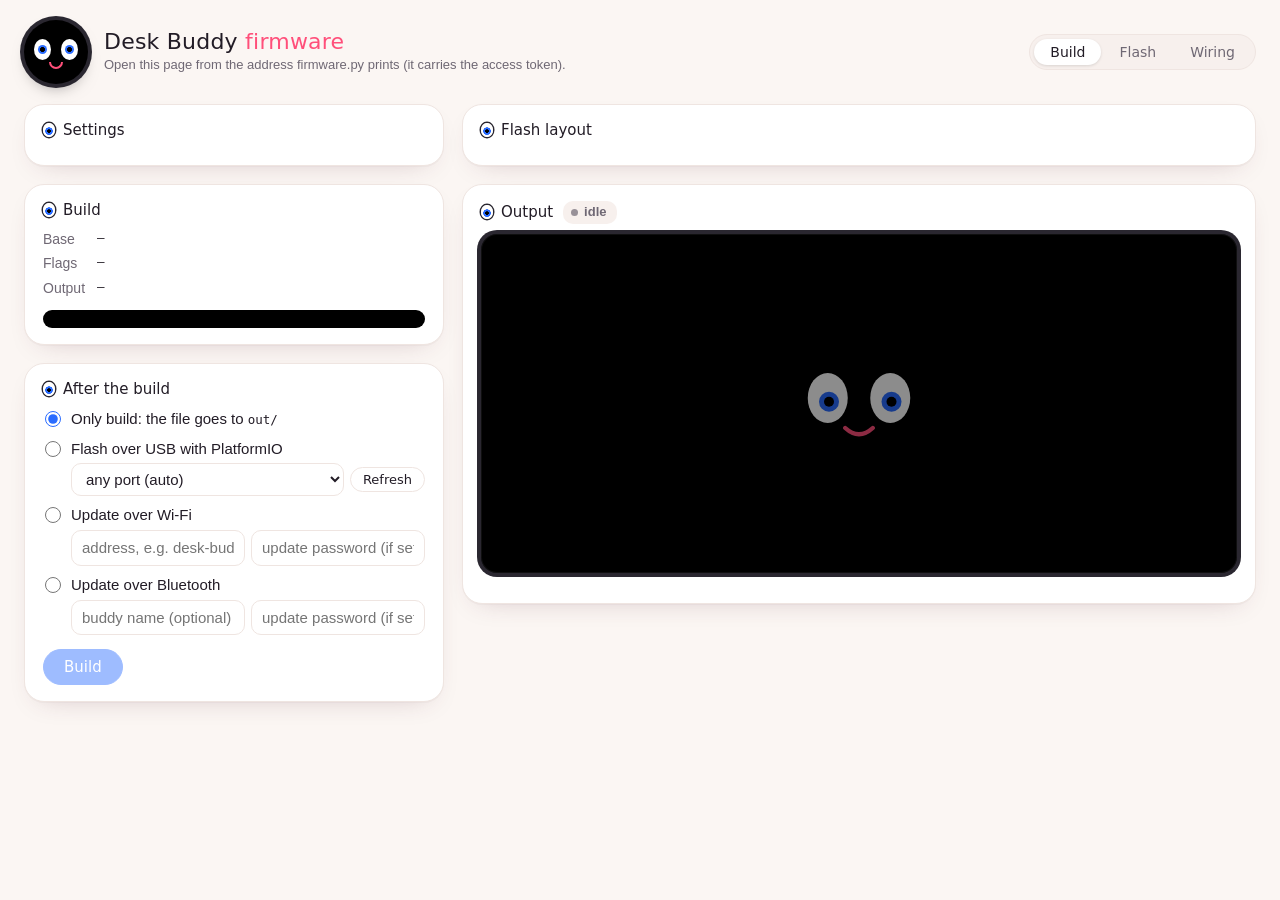
<file: tools/firmware/index.html>
<!doctype html>
<html lang="en">
<head>
<meta charset="utf-8">
<meta name="viewport" content="width=device-width, initial-scale=1">
<title>Desk Buddy firmware</title>
<!-- Build page, served by firmware.py (python3 tools/firmware/firmware.py); the settings come from options.json. -->
<link rel="stylesheet" href="style.css">
</head>
<body>
<header>
  <div class="buddy" aria-hidden="true"><span class="eye"></span><span class="eye"></span><span class="mouth"></span><span class="cheeks"></span></div>
  <div class="title"><h1>Desk Buddy <em>firmware</em></h1><span class="sub" id="sub">loading…</span></div>
  <nav class="tabs"><a href="index.html" class="on">Build</a><a href="flash.html">Flash</a><a href="wiring.html">Wiring</a></nav>
</header>
<main>
  <div>
    <section class="card">
      <h2>Settings</h2>
      <div id="opts"></div>
    </section>
    <section class="card">
      <h2>Build</h2>
      <dl>
        <dt>Base</dt><dd class="mono" id="p-env">–</dd>
        <dt>Flags</dt><dd class="mono" id="p-flags">–</dd>
        <dt>Output</dt><dd class="mono" id="p-out">–</dd>
      </dl>
      <div class="cmd mono" id="p-cmd"></div>
      <div id="p-msgs"></div>
    </section>
    <section class="card">
      <h2>After the build</h2>
      <div class="modes">
        <div class="mode">
          <input type="radio" name="mode" value="none" id="m-none" checked><label for="m-none">Only build: the file goes to <code id="outdir">out/</code></label>
        </div>
        <div class="mode" id="mode-usb">
          <input type="radio" name="mode" value="usb" id="m-usb"><label for="m-usb">Flash over USB with PlatformIO</label>
          <div class="extra"><select id="port" aria-label="USB port"><option value="">any port (auto)</option></select><button class="small" id="refresh" type="button">Refresh</button></div>
        </div>
        <div class="mode" id="mode-ota">
          <input type="radio" name="mode" value="ota" id="m-ota"><label for="m-ota">Update over Wi-Fi</label>
          <div class="extra"><input type="text" id="host" placeholder="address, e.g. desk-buddy.local" aria-label="Buddy address"><input type="password" id="otapw" placeholder="update password (if set)" aria-label="Update password"></div>
        </div>
        <div class="mode" id="mode-ble">
          <input type="radio" name="mode" value="ble" id="m-ble"><label for="m-ble">Update over Bluetooth</label>
          <div class="extra"><input type="text" id="blename" placeholder="buddy name (optional)" aria-label="Buddy Bluetooth name"><input type="password" id="blepw" placeholder="update password (if set)" aria-label="Update password"></div>
        </div>
      </div>
      <div id="u-notes"></div>
      <div class="actions">
        <button class="primary" id="go" type="button" disabled>Build</button>
        <button id="stop" type="button" class="hidden">Stop</button>
      </div>
    </section>
  </div>
  <div>
    <section class="card">
      <h2>Flash layout</h2>
      <div id="layout"></div>
    </section>
    <section class="card logcard">
      <div class="loghead"><h2>Output</h2><span class="status" id="status">idle</span><span class="sub" id="jobname"></span></div>
      <pre id="log"></pre>
      <div class="result" id="result"></div>
    </section>
  </div>
</main>
<script src="partmap.js"></script>
<script>
(() => {
  const $ = id => document.getElementById(id);
  const q = new URLSearchParams(location.search);
  let token = q.get('t') || '';
  try { if (token) sessionStorage.setItem('fwb-token', token); else token = sessionStorage.getItem('fwb-token') || ''; } catch (e) {}
  if (q.get('t')) history.replaceState(null, '', location.pathname);

  const store = {
    get(k, d) { try { const v = localStorage.getItem('fwb-' + k); return v == null ? d : JSON.parse(v); } catch (e) { return d; } },
    set(k, v) { try { localStorage.setItem('fwb-' + k, JSON.stringify(v)); } catch (e) {} },
  };

  async function api(path, body) {
    const r = await fetch(path, {
      method: body === undefined ? 'GET' : 'POST',
      headers: { 'X-Token': token, ...(body === undefined ? {} : { 'Content-Type': 'application/json' }) },
      body: body === undefined ? undefined : JSON.stringify(body),
    });
    const j = await r.json().catch(() => ({}));
    if (!r.ok) throw new Error(j.error || ('HTTP ' + r.status));
    return j;
  }

  let doc = null, values = {}, cur = null, polling = false, since = 0;
  const ctls = {};   // option id -> { o, input, note }

  function el(tag, attrs = {}, ...kids) {
    const e = document.createElement(tag);
    for (const [k, v] of Object.entries(attrs)) {
      if (k === 'class') e.className = v; else if (k === 'text') e.textContent = v;
      else if (k.startsWith('on')) e.addEventListener(k.slice(2), v); else e.setAttribute(k, v);
    }
    for (const k of kids) if (k) e.append(k);
    return e;
  }

  function renderOptions() {
    const box = $('opts');
    box.textContent = '';
    for (const o of doc.options) {
      const id = 'o-' + o.id;
      let ctl;
      if (o.type === 'bool') {
        const inp = el('input', { type: 'checkbox', id, role: 'switch' });
        inp.checked = !!values[o.id];
        inp.disabled = !o.supported;
        inp.addEventListener('change', () => { values[o.id] = inp.checked; changed(); });
        ctl = el('span', { class: 'switch' }, inp, el('span'));
        ctl.input = inp;
      } else if (o.type === 'choice') {
        ctl = el('select', { id });
        for (const c of o.choices) ctl.append(el('option', { value: String(c.value), text: c.label || String(c.value) }));
        ctl.value = String(values[o.id]);
        ctl.disabled = !o.supported;
        ctl.addEventListener('change', () => { values[o.id] = o.choices.find(c => String(c.value) === ctl.value).value; changed(); });
      } else if (o.type === 'number') {
        ctl = el('input', { type: 'number', id, ...(o.min != null ? { min: o.min } : {}), ...(o.max != null ? { max: o.max } : {}) });
        ctl.value = values[o.id];
        ctl.disabled = !o.supported;
        ctl.addEventListener('change', () => { values[o.id] = Number(ctl.value); changed(); });
      }
      const name = el('label', { class: 'name', for: id, text: o.label });
      if (!o.supported) name.append(el('span', { class: 'badge', text: 'needs firmware support' }));
      const note = el('span', { class: 'badge hidden' });
      name.append(note);
      ctls[o.id] = { o, input: ctl.input || ctl, note };
      box.append(el('div', { class: 'opt' }, name, ctl, o.help ? el('div', { class: 'help', text: o.help }) : null));
    }
  }

  /* Options another one forces (e.g. "USB serial only" turns Wi-Fi and Bluetooth off):
     show the forced value, greyed out; the user's own choice comes back when it is released. */
  function applyForced() {
    const forced = (cur && cur.forced) || {};
    for (const [id, { o, input, note }] of Object.entries(ctls)) {
      const by = forced[id], v = by ? cur.values[id] : values[id];
      if (o.type === 'bool') input.checked = !!v; else input.value = String(v);
      input.disabled = !o.supported || !!by;
      note.textContent = by ? 'set by ' + by : '';
      note.classList.toggle('hidden', !by);
    }
  }

  /* The flash map for the selected settings; the app's fill is the firmware size of this exact
     build when it has been built (this session's result, or the .json in out/). */
  let lib = null, lastJob = null;
  function renderLayout() {
    if (!cur || !cur.layout) return;
    const r = lastJob && lastJob.name === cur.name && lastJob.result || {};
    const appUsed = (r.flash && r.flash.used) || (cur.last_build && cur.last_build.app_bytes) || 0;
    PartMap.render($('layout'), cur.layout, { appUsed, lib });
  }

  function mode() { return document.querySelector('input[name=mode]:checked').value; }
  function upload() {
    const m = mode();
    if (m === 'usb') return { type: 'usb', port: $('port').value || null };
    if (m === 'ota') return { type: 'ota', host: $('host').value.trim(), password: $('otapw').value };
    if (m === 'ble') return { type: 'ble', name: $('blename').value.trim(), password: $('blepw').value };
    return null;
  }

  let seq = 0;
  async function changed() {
    store.set('values', values);
    store.set('mode', mode());
    store.set('host', $('host').value.trim());
    store.set('blename', $('blename').value.trim());
    const mine = ++seq;
    let res;
    try { res = await api('/api/plan', { values, upload: upload() }); } catch (e) { res = { errors: [e.message], warnings: [], flags: [] }; }
    if (mine !== seq) return;                    // a newer change is on its way: drop this answer
    cur = res;
    $('p-env').textContent = cur.env || '–';
    $('p-flags').textContent = (cur.flags || []).join(' ') || '(none)';
    $('p-out').textContent = cur.name ? doc.out_dir + '/' + cur.name + '.bin' : '–';
    $('p-cmd').textContent = cur.command ? (cur.flags.length ? 'PLATFORMIO_BUILD_FLAGS="' + cur.flags.join(' ') + '" ' : '') + cur.command : '';
    applyForced();
    renderLayout();
    const msgs = $('p-msgs');
    msgs.textContent = '';
    for (const w of cur.warnings || []) msgs.append(el('div', { class: 'msg warn', text: w }));
    for (const e of cur.errors || []) msgs.append(el('div', { class: 'msg err', text: e }));
    // Wi-Fi updates only for Wi-Fi builds
    const ota = !!cur.wifi_build;
    $('mode-ota').classList.toggle('disabled', !ota);
    $('m-ota').disabled = !ota;
    // Bluetooth updates only for builds that have them (the buddy must already run such a build)
    const ble = !!cur.ble_update_build;
    $('mode-ble').classList.toggle('disabled', !ble);
    $('m-ble').disabled = !ble;
    if (!ble && mode() === 'ble') { document.querySelector('input[name=mode][value=none]').checked = true; }
    if (!ota && mode() === 'ota') { document.querySelector('input[name=mode][value=none]').checked = true; }
    const notes = $('u-notes');
    notes.textContent = '';
    if (mode() !== 'none') for (const n of cur.upload_notes || []) notes.append(el('div', { class: 'msg note', text: n }));
    updateButtons();
  }

  function updateButtons(running = polling) {
    const m = mode();
    $('go').textContent = m === 'usb' ? 'Build and flash' : m === 'ota' || m === 'ble' ? 'Build and update' : 'Build';
    const bad = !cur || (cur.errors || []).length > 0 || !doc.pio || (m === 'ota' && !$('host').value.trim());
    $('go').disabled = running || bad;
    $('stop').classList.toggle('hidden', !running);
  }

  async function loadPorts() {
    const sel = $('port'), keep = sel.value || store.get('port', '');
    $('refresh').disabled = true;
    try {
      const { ports } = await api('/api/ports');
      sel.textContent = '';
      sel.append(el('option', { value: '', text: 'any port (auto)' }));
      for (const p of ports) sel.append(el('option', { value: p.port, text: p.port + (p.description && p.description !== 'n/a' ? '  ' + p.description : '') }));
      if ([...sel.options].some(o => o.value === keep)) sel.value = keep;
      else if (ports.length) sel.value = ports[0].port;
    } catch (e) { /* keep the list */ }
    $('refresh').disabled = false;
  }

  function setStatus(s) { const st = $('status'); st.textContent = s; st.className = 'status ' + s; }

  function kb(n) { return (n / 1024).toFixed(n < 10240 ? 1 : 0) + ' KB'; }
  function bar(label, r) {
    const fill = el('div', { class: 'fill' + (r.pct >= 97 ? ' red' : r.pct >= 90 ? ' amber' : '') });
    fill.style.width = Math.min(100, r.pct) + '%';
    return el('div', { class: 'bar' }, el('span', { text: label }), el('div', { class: 'track' }, fill),
      el('span', { class: 'mono', text: r.pct.toFixed(1) + '%  ' + kb(r.used) + ' / ' + kb(r.total) }));
  }
  function renderResult(j) {
    const box = $('result');
    box.textContent = '';
    const r = j.result || {};
    if (r.flash) box.append(bar('Flash', r.flash));
    if (r.ram) box.append(bar('RAM', r.ram));
    if (r.bin) box.append(el('div', { class: 'msg note' }, 'App: ', el('code', { text: r.bin }), ' (' + kb(r.bytes) + ')'));
    if (r.factory) box.append(el('div', { class: 'msg note' }, 'Full image: ', el('code', { text: r.factory }), ' (' + kb(r.factory_bytes) + ')'));
    if (r.factory && j.status === 'ok' && !r.uploaded)
      box.append(el('div', {}, el('a', { class: 'button', href: 'flash.html?build=' + encodeURIComponent(r.name), text: 'Flash it in this browser' })));
    if (r.uploaded === 'usb') box.append(el('div', { class: 'msg note', text: 'Flashed over USB. The buddy restarts; give it a few seconds.' }));
    if (r.uploaded === 'ota') box.append(el('div', { class: 'msg note', text: 'Sent over Wi-Fi. The buddy installs it and restarts.' }));
    if (r.uploaded === 'ble') box.append(el('div', { class: 'msg note', text: 'Sent over Bluetooth. The buddy installed it and restarts.' }));
  }

  async function poll() {
    if (polling) return;
    polling = true;
    updateButtons(true);
    const log = $('log');
    while (true) {
      let j;
      try { j = await api('/api/job?since=' + since); } catch (e) { await new Promise(r => setTimeout(r, 1000)); continue; }
      if (j.lines.length) {
        const atEnd = log.scrollTop + log.clientHeight >= log.scrollHeight - 30;
        log.append(j.lines.join('\n') + '\n');
        if (atEnd) log.scrollTop = log.scrollHeight;
      }
      since = j.next;
      setStatus(j.status);
      $('jobname').textContent = j.name || '';
      renderResult(j);
      lastJob = j;
      if (j.status !== 'running') { renderLayout(); break; }
      await new Promise(r => setTimeout(r, 400));
    }
    polling = false;
    updateButtons(false);
  }

  $('go').addEventListener('click', async () => {
    if (!cur || cur.errors.length) return;
    $('log').textContent = '';
    $('result').textContent = '';
    since = 0;
    try {
      await api('/api/build', { values, upload: upload() });
      if (mode() === 'usb') store.set('port', $('port').value);
      poll();
    } catch (e) {
      setStatus('failed');
      $('log').textContent = 'error: ' + e.message + '\n';
    }
  });
  $('stop').addEventListener('click', () => api('/api/stop', {}).catch(() => {}));
  $('refresh').addEventListener('click', loadPorts);
  for (const r of document.querySelectorAll('input[name=mode]')) r.addEventListener('change', changed);
  $('host').addEventListener('input', () => { store.set('host', $('host').value.trim()); updateButtons(); });
  $('host').addEventListener('change', changed);

  (async () => {
    if (!token) { $('sub').textContent = 'Open this page from the address firmware.py prints (it carries the access token).'; return; }
    let info;
    try { info = await api('/api/options'); } catch (e) { $('sub').textContent = 'Cannot reach firmware.py: ' + e.message; return; }
    doc = { ...info.doc, out_dir: info.out_dir, pio: info.pio };
    $('outdir').textContent = info.out_dir + '/';
    $('sub').textContent = 'firmware ' + info.version + (info.pio ? '' : ' · PlatformIO (pio) not found: install it to build');
    const saved = store.get('values', {});
    for (const o of doc.options) {
      const v = saved[o.id];
      const ok = o.supported && (o.type === 'bool' ? typeof v === 'boolean'
        : o.type === 'choice' ? o.choices.some(c => c.value === v)
        : typeof v === 'number' && (o.min == null || v >= o.min) && (o.max == null || v <= o.max));
      values[o.id] = ok ? v : o.default;
    }
    $('host').value = store.get('host', '');
    $('blename').value = store.get('blename', '');
    const m = store.get('mode', 'none');
    const r = document.querySelector('input[name=mode][value="' + m + '"]');
    if (r) r.checked = true;
    renderOptions();
    await changed();
    loadPorts();
    lib = await api('/api/library').catch(() => null);
    renderLayout();
    const j = await api('/api/job').catch(() => null);
    if (j && j.status !== 'idle') poll();
  })();
})();
</script>
</body>
</html>
</file>
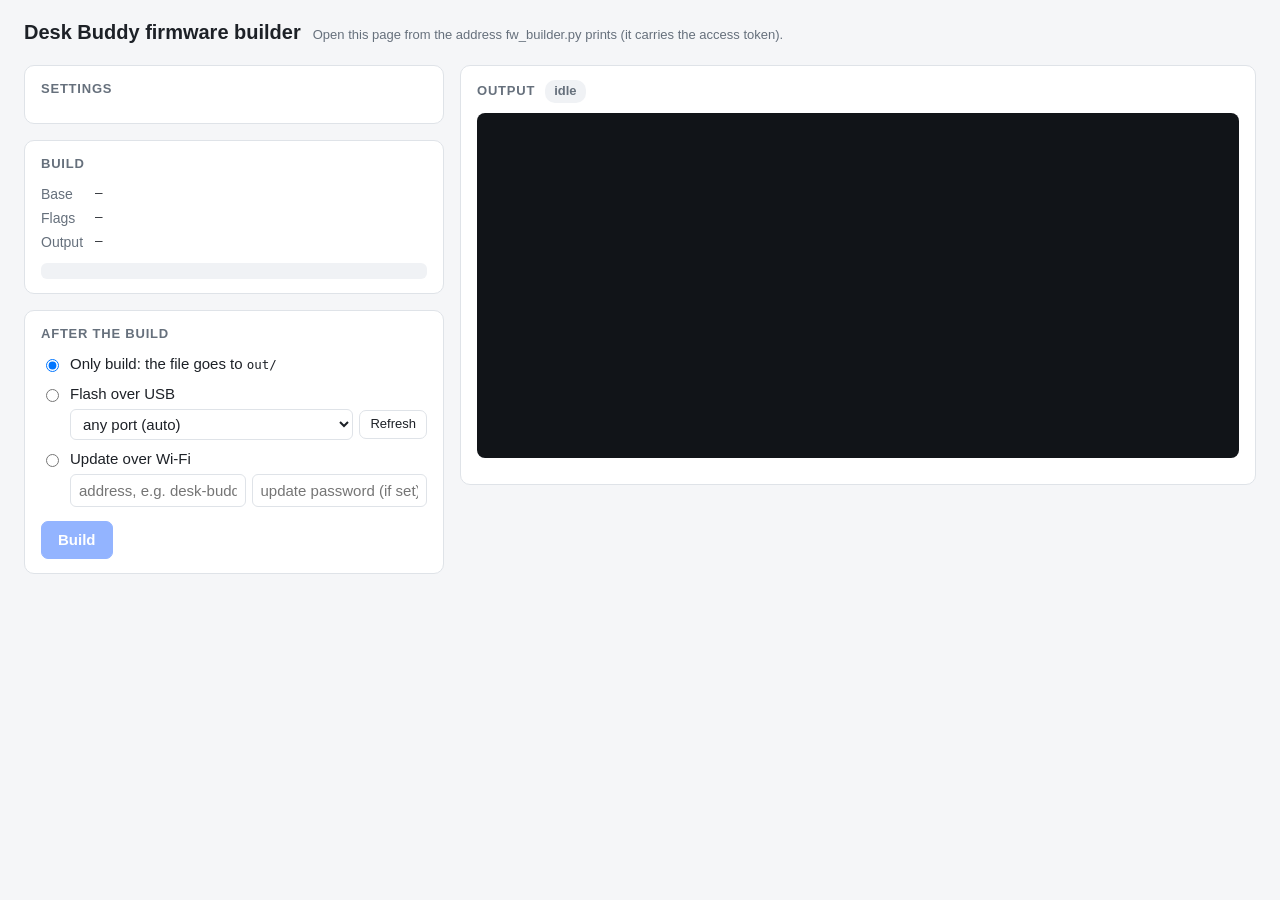
<file: tools/fw_builder/index.html>
<!doctype html>
<html lang="en">
<head>
<meta charset="utf-8">
<meta name="viewport" content="width=device-width, initial-scale=1">
<title>Firmware builder</title>
<!-- Served by fw_builder.py (python3 tools/fw_builder/fw_builder.py); the settings come from options.json. -->
<style>
  :root {
    --bg: #f5f6f8; --card: #ffffff; --ink: #1d2127; --muted: #66707c; --line: #dfe3e8;
    --accent: #2a6cff; --accent-ink: #ffffff; --ok: #1e9e52; --warn: #b26a00; --warn-bg: #fff4de;
    --err: #c62f2f; --err-bg: #fde8e8; --code: #f0f2f5; --log: #111418; --log-ink: #d5dbe2;
    --track: #e6e9ee;
  }
  @media (prefers-color-scheme: dark) {
    :root {
      --bg: #121417; --card: #1b1f24; --ink: #e6e9ed; --muted: #98a2ae; --line: #2c323a;
      --accent: #5b8dff; --accent-ink: #0c1220; --ok: #3ccf7a; --warn: #f0b24a; --warn-bg: #2e2412;
      --err: #ff6b6b; --err-bg: #331919; --code: #23282f; --log: #0b0d10; --log-ink: #cdd4dc;
      --track: #2a3038;
    }
  }
  * { box-sizing: border-box; }
  body { margin: 0; background: var(--bg); color: var(--ink); font: 15px/1.45 -apple-system, BlinkMacSystemFont, "Segoe UI", Roboto, sans-serif; }
  header { padding: 18px 24px 6px; display: flex; align-items: baseline; gap: 12px; flex-wrap: wrap; }
  h1 { font-size: 20px; margin: 0; }
  .sub { color: var(--muted); font-size: 13px; }
  main { display: grid; grid-template-columns: minmax(300px, 420px) 1fr; gap: 16px; padding: 12px 24px 24px; align-items: start; }
  @media (max-width: 860px) { main { grid-template-columns: 1fr; padding: 12px 16px 16px; } header { padding: 16px 16px 4px; } }
  .card { background: var(--card); border: 1px solid var(--line); border-radius: 10px; padding: 14px 16px; }
  .card + .card { margin-top: 16px; }
  h2 { font-size: 13px; text-transform: uppercase; letter-spacing: .06em; color: var(--muted); margin: 0 0 10px; }
  .opt { display: grid; grid-template-columns: 1fr auto; gap: 2px 12px; padding: 10px 0; border-top: 1px solid var(--line); }
  .opt:first-of-type { border-top: 0; padding-top: 2px; }
  .opt label.name { font-weight: 600; }
  .opt .help { grid-column: 1 / -1; color: var(--muted); font-size: 13px; }
  .badge { display: inline-block; font-size: 11px; font-weight: 600; padding: 1px 7px; border-radius: 9px; background: var(--warn-bg); color: var(--warn); margin-left: 6px; vertical-align: 1px; }
  .switch { position: relative; width: 44px; height: 26px; }
  .switch input { opacity: 0; width: 100%; height: 100%; margin: 0; position: absolute; cursor: pointer; z-index: 1; }
  .switch span { position: absolute; inset: 0; border-radius: 13px; background: var(--track); transition: background .15s; }
  .switch span::after { content: ""; position: absolute; top: 3px; left: 3px; width: 20px; height: 20px; border-radius: 50%; background: #fff; box-shadow: 0 1px 2px rgba(0,0,0,.3); transition: transform .15s; }
  .switch input:checked + span { background: var(--accent); }
  .switch input:checked + span::after { transform: translateX(18px); }
  .switch input:disabled { cursor: not-allowed; }
  .switch input:disabled + span { opacity: .45; }
  .switch input:focus-visible + span { outline: 2px solid var(--accent); outline-offset: 2px; }
  select, input[type=text], input[type=password], input[type=number] { font: inherit; color: var(--ink); background: var(--card); border: 1px solid var(--line); border-radius: 6px; padding: 5px 8px; min-width: 0; }
  dl { display: grid; grid-template-columns: auto 1fr; gap: 4px 12px; margin: 0; font-size: 14px; }
  dt { color: var(--muted); }
  dd { margin: 0; overflow-wrap: anywhere; }
  code, .mono { font-family: ui-monospace, SFMono-Regular, Menlo, monospace; font-size: 12.5px; }
  .cmd { background: var(--code); border-radius: 6px; padding: 8px 10px; margin-top: 10px; white-space: pre-wrap; overflow-wrap: anywhere; }
  .msg { border-radius: 6px; padding: 7px 10px; margin-top: 8px; font-size: 13.5px; }
  .msg.warn { background: var(--warn-bg); color: var(--warn); }
  .msg.err { background: var(--err-bg); color: var(--err); }
  .msg.note { background: var(--code); color: var(--muted); }
  .modes { display: grid; gap: 8px; }
  .mode { display: grid; grid-template-columns: auto 1fr; gap: 4px 8px; align-items: center; }
  .mode .extra { grid-column: 2; display: flex; gap: 6px; flex-wrap: wrap; align-items: center; }
  .mode .extra select { flex: 1 1 200px; }
  .mode .extra input { flex: 1 1 140px; }
  .mode.disabled { opacity: .5; }
  .actions { display: flex; gap: 8px; margin-top: 14px; flex-wrap: wrap; align-items: center; }
  button { font: inherit; font-weight: 600; border-radius: 7px; padding: 7px 16px; border: 1px solid var(--line); background: var(--card); color: var(--ink); cursor: pointer; }
  button.primary { background: var(--accent); border-color: var(--accent); color: var(--accent-ink); }
  button:disabled { opacity: .5; cursor: not-allowed; }
  button.small { padding: 4px 10px; font-weight: 500; font-size: 13px; }
  .status { font-size: 13px; font-weight: 600; padding: 2px 9px; border-radius: 10px; background: var(--code); color: var(--muted); }
  .status.running { color: var(--accent); }
  .status.ok { color: var(--ok); }
  .status.failed, .status.stopped { color: var(--err); }
  .logcard { display: flex; flex-direction: column; min-height: 420px; }
  .loghead { display: flex; align-items: center; gap: 10px; margin-bottom: 10px; flex-wrap: wrap; }
  .loghead h2 { margin: 0; }
  pre#log { flex: 1; margin: 0; background: var(--log); color: var(--log-ink); border-radius: 8px; padding: 10px 12px; font: 12px/1.45 ui-monospace, SFMono-Regular, Menlo, monospace; overflow: auto; white-space: pre-wrap; overflow-wrap: anywhere; min-height: 320px; max-height: 62vh; }
  .result { display: grid; gap: 8px; margin-top: 12px; }
  .bar { display: grid; grid-template-columns: 52px 1fr auto; gap: 10px; align-items: center; font-size: 13px; }
  .bar .track { height: 10px; border-radius: 5px; background: var(--track); overflow: hidden; }
  .bar .fill { height: 100%; border-radius: 5px; background: var(--ok); }
  .bar .fill.amber { background: var(--warn); }
  .bar .fill.red { background: var(--err); }
  .hidden { display: none !important; }
</style>
</head>
<body>
<header>
  <h1>Desk Buddy firmware builder</h1>
  <span class="sub" id="sub">loading…</span>
</header>
<main>
  <div>
    <section class="card">
      <h2>Settings</h2>
      <div id="opts"></div>
    </section>
    <section class="card">
      <h2>Build</h2>
      <dl>
        <dt>Base</dt><dd class="mono" id="p-env">–</dd>
        <dt>Flags</dt><dd class="mono" id="p-flags">–</dd>
        <dt>Output</dt><dd class="mono" id="p-out">–</dd>
      </dl>
      <div class="cmd mono" id="p-cmd"></div>
      <div id="p-msgs"></div>
    </section>
    <section class="card">
      <h2>After the build</h2>
      <div class="modes">
        <div class="mode">
          <input type="radio" name="mode" value="none" id="m-none" checked><label for="m-none">Only build: the file goes to <code id="outdir">out/</code></label>
        </div>
        <div class="mode" id="mode-usb">
          <input type="radio" name="mode" value="usb" id="m-usb"><label for="m-usb">Flash over USB</label>
          <div class="extra"><select id="port" aria-label="USB port"><option value="">any port (auto)</option></select><button class="small" id="refresh" type="button">Refresh</button></div>
        </div>
        <div class="mode" id="mode-ota">
          <input type="radio" name="mode" value="ota" id="m-ota"><label for="m-ota">Update over Wi-Fi</label>
          <div class="extra"><input type="text" id="host" placeholder="address, e.g. desk-buddy.local" aria-label="Buddy address"><input type="password" id="otapw" placeholder="update password (if set)" aria-label="Update password"></div>
        </div>
      </div>
      <div id="u-notes"></div>
      <div class="actions">
        <button class="primary" id="go" type="button" disabled>Build</button>
        <button id="stop" type="button" class="hidden">Stop</button>
      </div>
    </section>
  </div>
  <section class="card logcard">
    <div class="loghead"><h2>Output</h2><span class="status" id="status">idle</span><span class="sub" id="jobname"></span></div>
    <pre id="log"></pre>
    <div class="result" id="result"></div>
  </section>
</main>
<script>
(() => {
  const $ = id => document.getElementById(id);
  const q = new URLSearchParams(location.search);
  let token = q.get('t') || '';
  try { if (token) sessionStorage.setItem('fwb-token', token); else token = sessionStorage.getItem('fwb-token') || ''; } catch (e) {}
  if (q.get('t')) history.replaceState(null, '', location.pathname);

  const store = {
    get(k, d) { try { const v = localStorage.getItem('fwb-' + k); return v == null ? d : JSON.parse(v); } catch (e) { return d; } },
    set(k, v) { try { localStorage.setItem('fwb-' + k, JSON.stringify(v)); } catch (e) {} },
  };

  async function api(path, body) {
    const r = await fetch(path, {
      method: body === undefined ? 'GET' : 'POST',
      headers: { 'X-Token': token, ...(body === undefined ? {} : { 'Content-Type': 'application/json' }) },
      body: body === undefined ? undefined : JSON.stringify(body),
    });
    const j = await r.json().catch(() => ({}));
    if (!r.ok) throw new Error(j.error || ('HTTP ' + r.status));
    return j;
  }

  let doc = null, values = {}, cur = null, polling = false, since = 0;
  const ctls = {};   // option id -> { o, input, note }

  function el(tag, attrs = {}, ...kids) {
    const e = document.createElement(tag);
    for (const [k, v] of Object.entries(attrs)) {
      if (k === 'class') e.className = v; else if (k === 'text') e.textContent = v;
      else if (k.startsWith('on')) e.addEventListener(k.slice(2), v); else e.setAttribute(k, v);
    }
    for (const k of kids) if (k) e.append(k);
    return e;
  }

  function renderOptions() {
    const box = $('opts');
    box.textContent = '';
    for (const o of doc.options) {
      const id = 'o-' + o.id;
      let ctl;
      if (o.type === 'bool') {
        const inp = el('input', { type: 'checkbox', id, role: 'switch' });
        inp.checked = !!values[o.id];
        inp.disabled = !o.supported;
        inp.addEventListener('change', () => { values[o.id] = inp.checked; changed(); });
        ctl = el('span', { class: 'switch' }, inp, el('span'));
        ctl.input = inp;
      } else if (o.type === 'choice') {
        ctl = el('select', { id });
        for (const c of o.choices) ctl.append(el('option', { value: String(c.value), text: c.label || String(c.value) }));
        ctl.value = String(values[o.id]);
        ctl.disabled = !o.supported;
        ctl.addEventListener('change', () => { values[o.id] = o.choices.find(c => String(c.value) === ctl.value).value; changed(); });
      } else if (o.type === 'number') {
        ctl = el('input', { type: 'number', id, ...(o.min != null ? { min: o.min } : {}), ...(o.max != null ? { max: o.max } : {}) });
        ctl.value = values[o.id];
        ctl.disabled = !o.supported;
        ctl.addEventListener('change', () => { values[o.id] = Number(ctl.value); changed(); });
      }
      const name = el('label', { class: 'name', for: id, text: o.label });
      if (!o.supported) name.append(el('span', { class: 'badge', text: 'needs firmware support' }));
      const note = el('span', { class: 'badge hidden' });
      name.append(note);
      ctls[o.id] = { o, input: ctl.input || ctl, note };
      box.append(el('div', { class: 'opt' }, name, ctl, o.help ? el('div', { class: 'help', text: o.help }) : null));
    }
  }

  /* Options another one forces (e.g. "USB serial only" turns Wi-Fi and Bluetooth off):
     show the forced value, greyed out; the user's own choice comes back when it is released. */
  function applyForced() {
    const forced = (cur && cur.forced) || {};
    for (const [id, { o, input, note }] of Object.entries(ctls)) {
      const by = forced[id], v = by ? cur.values[id] : values[id];
      if (o.type === 'bool') input.checked = !!v; else input.value = String(v);
      input.disabled = !o.supported || !!by;
      note.textContent = by ? 'set by ' + by : '';
      note.classList.toggle('hidden', !by);
    }
  }

  function mode() { return document.querySelector('input[name=mode]:checked').value; }
  function upload() {
    const m = mode();
    if (m === 'usb') return { type: 'usb', port: $('port').value || null };
    if (m === 'ota') return { type: 'ota', host: $('host').value.trim(), password: $('otapw').value };
    return null;
  }

  async function changed() {
    store.set('values', values);
    store.set('mode', mode());
    store.set('host', $('host').value.trim());
    try { cur = await api('/api/plan', { values, upload: upload() }); } catch (e) { cur = { errors: [e.message], warnings: [], flags: [] }; }
    $('p-env').textContent = cur.env || '–';
    $('p-flags').textContent = (cur.flags || []).join(' ') || '(none)';
    $('p-out').textContent = cur.name ? doc.out_dir + '/' + cur.name + '.bin' : '–';
    $('p-cmd').textContent = cur.command ? (cur.flags.length ? 'PLATFORMIO_BUILD_FLAGS="' + cur.flags.join(' ') + '" ' : '') + cur.command : '';
    applyForced();
    const msgs = $('p-msgs');
    msgs.textContent = '';
    for (const w of cur.warnings || []) msgs.append(el('div', { class: 'msg warn', text: w }));
    for (const e of cur.errors || []) msgs.append(el('div', { class: 'msg err', text: e }));
    // Wi-Fi updates only for Wi-Fi builds
    const ota = !!cur.wifi_build;
    $('mode-ota').classList.toggle('disabled', !ota);
    $('m-ota').disabled = !ota;
    if (!ota && mode() === 'ota') { document.querySelector('input[name=mode][value=none]').checked = true; }
    const notes = $('u-notes');
    notes.textContent = '';
    if (mode() !== 'none') for (const n of cur.upload_notes || []) notes.append(el('div', { class: 'msg note', text: n }));
    updateButtons();
  }

  function updateButtons(running = polling) {
    const m = mode();
    $('go').textContent = m === 'usb' ? 'Build and flash' : m === 'ota' ? 'Build and update' : 'Build';
    const bad = !cur || (cur.errors || []).length > 0 || !doc.pio || (m === 'ota' && !$('host').value.trim());
    $('go').disabled = running || bad;
    $('stop').classList.toggle('hidden', !running);
  }

  async function loadPorts() {
    const sel = $('port'), keep = sel.value || store.get('port', '');
    $('refresh').disabled = true;
    try {
      const { ports } = await api('/api/ports');
      sel.textContent = '';
      sel.append(el('option', { value: '', text: 'any port (auto)' }));
      for (const p of ports) sel.append(el('option', { value: p.port, text: p.port + (p.description && p.description !== 'n/a' ? '  ' + p.description : '') }));
      if ([...sel.options].some(o => o.value === keep)) sel.value = keep;
      else if (ports.length) sel.value = ports[0].port;
    } catch (e) { /* keep the list */ }
    $('refresh').disabled = false;
  }

  function setStatus(s) { const st = $('status'); st.textContent = s; st.className = 'status ' + s; }

  function kb(n) { return (n / 1024).toFixed(n < 10240 ? 1 : 0) + ' KB'; }
  function bar(label, r) {
    const fill = el('div', { class: 'fill' + (r.pct >= 97 ? ' red' : r.pct >= 90 ? ' amber' : '') });
    fill.style.width = Math.min(100, r.pct) + '%';
    return el('div', { class: 'bar' }, el('span', { text: label }), el('div', { class: 'track' }, fill),
      el('span', { class: 'mono', text: r.pct.toFixed(1) + '%  ' + kb(r.used) + ' / ' + kb(r.total) }));
  }
  function renderResult(j) {
    const box = $('result');
    box.textContent = '';
    const r = j.result || {};
    if (r.flash) box.append(bar('Flash', r.flash));
    if (r.ram) box.append(bar('RAM', r.ram));
    if (r.bin) box.append(el('div', { class: 'msg note' }, 'Firmware: ', el('code', { text: r.bin }), ' (' + kb(r.bytes) + ')'));
    if (r.uploaded === 'usb') box.append(el('div', { class: 'msg note', text: 'Flashed over USB. The buddy restarts; give it a few seconds.' }));
    if (r.uploaded === 'ota') box.append(el('div', { class: 'msg note', text: 'Sent over Wi-Fi. The buddy installs it and restarts.' }));
  }

  async function poll() {
    if (polling) return;
    polling = true;
    updateButtons(true);
    const log = $('log');
    while (true) {
      let j;
      try { j = await api('/api/job?since=' + since); } catch (e) { await new Promise(r => setTimeout(r, 1000)); continue; }
      if (j.lines.length) {
        const atEnd = log.scrollTop + log.clientHeight >= log.scrollHeight - 30;
        log.append(j.lines.join('\n') + '\n');
        if (atEnd) log.scrollTop = log.scrollHeight;
      }
      since = j.next;
      setStatus(j.status);
      $('jobname').textContent = j.name || '';
      renderResult(j);
      if (j.status !== 'running') break;
      await new Promise(r => setTimeout(r, 400));
    }
    polling = false;
    updateButtons(false);
  }

  $('go').addEventListener('click', async () => {
    if (!cur || cur.errors.length) return;
    $('log').textContent = '';
    $('result').textContent = '';
    since = 0;
    try {
      await api('/api/build', { values, upload: upload() });
      if (mode() === 'usb') store.set('port', $('port').value);
      poll();
    } catch (e) {
      setStatus('failed');
      $('log').textContent = 'error: ' + e.message + '\n';
    }
  });
  $('stop').addEventListener('click', () => api('/api/stop', {}).catch(() => {}));
  $('refresh').addEventListener('click', loadPorts);
  for (const r of document.querySelectorAll('input[name=mode]')) r.addEventListener('change', changed);
  $('host').addEventListener('input', () => { store.set('host', $('host').value.trim()); updateButtons(); });
  $('host').addEventListener('change', changed);

  (async () => {
    if (!token) { $('sub').textContent = 'Open this page from the address fw_builder.py prints (it carries the access token).'; return; }
    let info;
    try { info = await api('/api/options'); } catch (e) { $('sub').textContent = 'Cannot reach fw_builder.py: ' + e.message; return; }
    doc = { ...info.doc, out_dir: info.out_dir, pio: info.pio };
    $('outdir').textContent = info.out_dir + '/';
    $('sub').textContent = 'firmware ' + info.version + (info.pio ? '' : ' · PlatformIO (pio) not found: install it to build');
    const saved = store.get('values', {});
    for (const o of doc.options) {
      const v = saved[o.id];
      const ok = o.supported && (o.type === 'bool' ? typeof v === 'boolean'
        : o.type === 'choice' ? o.choices.some(c => c.value === v)
        : typeof v === 'number' && (o.min == null || v >= o.min) && (o.max == null || v <= o.max));
      values[o.id] = ok ? v : o.default;
    }
    $('host').value = store.get('host', '');
    const m = store.get('mode', 'none');
    const r = document.querySelector('input[name=mode][value="' + m + '"]');
    if (r) r.checked = true;
    renderOptions();
    await changed();
    loadPorts();
    const j = await api('/api/job').catch(() => null);
    if (j && j.status !== 'idle') poll();
  })();
})();
</script>
</body>
</html>
</file>
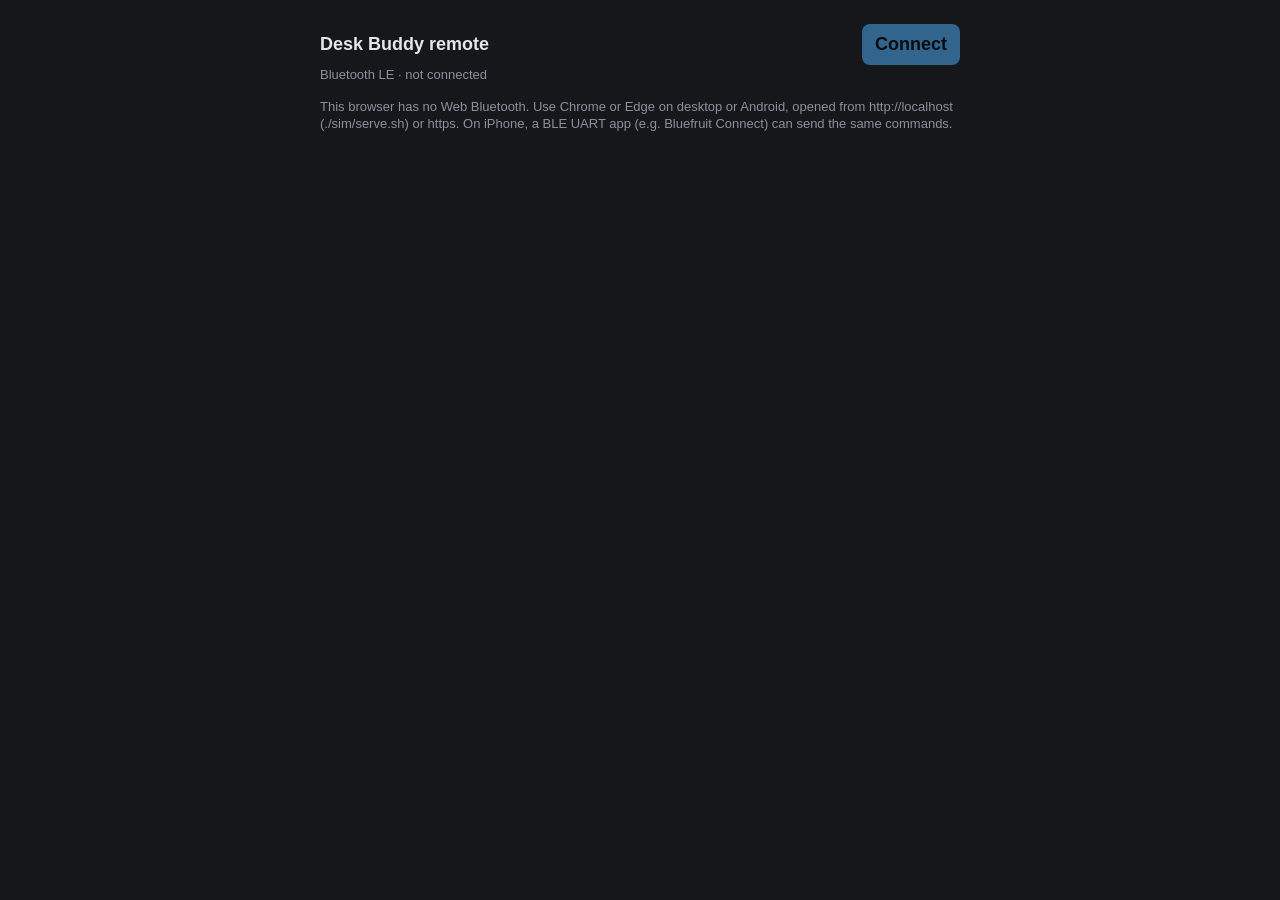
<file: sim/remote.html>
<!doctype html>
<html lang="en"><head><meta charset="utf-8"><meta name="viewport" content="width=device-width,initial-scale=1">
<title>Desk Buddy remote</title>
<!--
  Bluetooth LE remote for the desk buddy: everything a paired device can do
  (hardware/BLE.md). Nordic UART Service for commands and replies, plus a
  JSON state characteristic; settings come from the "config" command,
  animation sizes from "list", uploads use the "upload" protocol. A face
  that is in the local library (serve.py /api/library) but no longer on the
  buddy is shown with ⤓ and uploaded from the library when played.
  Web Bluetooth needs Chrome or Edge (desktop or Android) and a secure origin:
  http://localhost via ./sim/serve.sh is fine. Safari / iOS have no Web
  Bluetooth; use a "BLE UART" app there (the same commands as the console).
  The first connection pairs: the buddy shows a 6-digit code, the system's
  pairing prompt asks for it; after that the device reconnects without it.
-->
<style>
:root{--bg:#15171a;--card:#1f2227;--line:#3a3f47;--btn:#2a2e35;--fg:#e6e6e6;--dim:#8a919c;--accent:#4fb3ff;--bad:#ff7a7a}
body{font:15px -apple-system,Segoe UI,Helvetica,Arial,sans-serif;background:var(--bg);color:var(--fg);margin:0 auto;padding:16px;max-width:640px}
h1{font-size:18px;margin:8px 0 2px;display:flex;justify-content:space-between;align-items:baseline;gap:8px}
h2{font-size:13px;text-transform:uppercase;letter-spacing:.08em;color:var(--dim);margin:22px 0 8px;display:inline-block}
details>summary{cursor:pointer;list-style:none}details>summary::-webkit-details-marker{display:none}
details>summary h2::before{content:'▸ '}details[open]>summary h2::before{content:'▾ '}
.card{background:var(--card);border-radius:10px;padding:12px 14px;margin-bottom:10px}
.faces{display:flex;flex-wrap:wrap;gap:8px}
button{background:var(--btn);color:var(--fg);border:1px solid var(--line);border-radius:8px;padding:9px 12px;font:inherit;cursor:pointer}
button.on,button.primary{background:var(--accent);color:#000;border-color:transparent}button.lib{opacity:.6;border-style:dashed}button.danger{border-color:#7a2a2a}button:disabled{opacity:.5;cursor:default}
button.small{padding:4px 9px;font-size:13px}
label{display:block;color:var(--dim);font-size:12px;margin:8px 0 3px}
label.chk{display:inline-flex;align-items:center;gap:6px;color:var(--fg);font-size:14px;margin:6px 12px 0 0}
input,select{width:100%;box-sizing:border-box;background:var(--bg);color:var(--fg);border:1px solid var(--line);border-radius:6px;padding:8px;font:inherit}
input[type=checkbox]{width:auto}input[type=range]{padding:0;accent-color:var(--accent)}input[type=file]{padding:4px}
.row{display:flex;gap:8px;align-items:flex-end;flex-wrap:wrap}.row>*{flex:1;min-width:110px}.row>.fit{flex:0 0 auto;min-width:0}
#st,small,.dim{color:var(--dim);font-size:13px}
#log{font:12px ui-monospace,Menlo,monospace;white-space:pre-wrap;color:var(--dim);max-height:240px;overflow:auto;margin:8px 0 0}
table{width:100%;border-collapse:collapse;font-size:14px;margin-top:6px}td{padding:5px 4px;border-bottom:1px solid var(--btn)}td.r{text-align:right;white-space:nowrap}
progress{width:100%;margin-top:8px}.msg{color:var(--accent);min-height:1.2em;font-size:13px;margin-top:8px}.msg.bad{color:var(--bad)}
.bat{font-size:13px;font-weight:normal;color:var(--dim);margin-left:auto;white-space:nowrap}.bat.low{color:var(--bad)}
.cell{display:inline-block;position:relative;width:22px;height:10px;border:1.5px solid currentColor;border-radius:3px;margin-right:6px;vertical-align:-1px}
.cell::after{content:'';position:absolute;right:-4.5px;top:2.5px;width:2.5px;height:5px;background:currentColor;border-radius:0 1px 1px 0}
.cell i{position:absolute;left:1.5px;top:1.5px;bottom:1.5px;background:currentColor;border-radius:1px}
#cyc{max-height:180px;overflow:auto}#anims{display:block;max-height:320px;overflow:auto}
</style></head><body>
<h1><span id="title">Desk Buddy remote</span><span id="bat" class="bat" hidden></span><button id="conn" class="primary">Connect</button></h1>
<div id="st">Bluetooth LE · not connected</div>

<div id="ctl" hidden>
<h2>Face</h2><div class="card"><div class="faces" id="faces"></div>
<div class="row" style="margin-top:10px">
  <button id="scr" class="fit">Screen</button><button id="next" class="fit">Next ›</button>
  <div><label>Brightness <span id="bv"></span>%</label><input id="bri" type="range" min="10" max="100" step="5"></div>
  <div style="flex:0 0 150px"><label>Theme</label><select id="theme"></select></div>
</div></div>

<details open><summary><h2>Playback</h2></summary><div class="card">
<div class="row">
  <div><label>Speed <span id="spv"></span>%</label><input id="speed" type="range" min="25" max="400" step="5"></div>
  <div style="flex:0 0 90px"><label>Loops per face</label><input id="loops" type="number" min="1" max="50"></div>
  <div style="flex:0 0 100px"><label>Rotation</label><select id="rot"><option value="0">0°</option><option value="1">90°</option><option value="2">180°</option><option value="3">270°</option></select></div>
</div>
<label>Start with (after a reboot)</label><select id="start"></select>
<label>Faces in the cycle <small>(none ticked = all; themed faces play only in their theme)</small></label>
<div id="cyc"></div>
<div class="row" style="margin-top:8px"><button id="cycSave" class="fit">Save cycle list &amp; cycle</button><button id="cycAll" class="fit">Cycle all</button></div>
<div class="msg" id="pmsg"></div>
</div></details>

<details id="alertCard" open hidden><summary><h2>Alerts</h2></summary><div class="card">
<div class="row">
  <div><label>Low battery animations <small>(from 15 %; every minute at 5 %)</small></label><select id="alLow"></select></div>
  <div><label>Charging animations <small>(the charger's pads wired)</small></label><select id="alChg"></select></div>
</div>
<div class="dim" style="margin-top:6px">Each time a random animation from the pool, at a random time around the interval. An animation joins a pool by its name (<code>battery_critical…</code>, <code>battery_…</code>, <code>charging_plugged…</code>, <code>charging_full…</code>, <code>charging_…</code>, <code>confused_…</code>, <code>connected_…</code>). The Bluetooth ones play on their own events, whatever these intervals.</div>
<table id="pools"></table>
<div class="msg" id="almsg"></div>
</div></details>

<details open><summary><h2>Animations</h2></summary><div class="card">
<div class="dim" id="fs"></div>
<table id="anims"></table>
<label>Upload .dba files (the simulator's ".dba binary" export)</label>
<div class="row"><input type="file" id="files" accept=".dba" multiple><label class="chk fit"><input type="checkbox" id="upPlay"> play</label><button id="upBtn" class="fit primary">Upload</button></div>
<progress id="upProg" value="0" max="100" hidden></progress>
<div class="msg" id="amsg"></div>
</div></details>

<details id="netCard"><summary><h2>Wi-Fi &amp; MQTT</h2></summary><div class="card">
<div class="dim" id="wifiSt"></div>
<div class="row"><div><label>Wi-Fi network (SSID)</label><input id="ssid" autocapitalize="off"></div><div><label>Password</label><input id="wpass" type="password" autocomplete="off"></div><button id="wifiSave" class="fit">Save &amp; reboot</button></div>
<div class="row"><div><label>Setup access point password <small>(8+ characters, empty = open)</small></label><input id="appass" type="password" autocomplete="off"></div><button id="apSave" class="fit">Set</button><button id="apStart" class="fit">Start access point</button></div>
<div class="dim" id="mqttSt" style="margin-top:14px"></div>
<div class="row"><div><label>MQTT broker <small>(empty = off)</small></label><input id="mhost" autocapitalize="off"></div><div style="flex:0 0 80px"><label>Port</label><input id="mport" type="number"></div></div>
<div class="row"><div><label>User</label><input id="muser" autocapitalize="off"></div><div><label>Password</label><input id="mpass" type="password" autocomplete="off"></div><button id="mqttSave" class="fit">Save &amp; reboot</button></div>
<div class="row"><div><label>Topic prefix</label><input id="prefix" autocapitalize="off"></div><button id="prefixSave" class="fit">Save &amp; reboot</button></div>
<label class="chk"><input type="checkbox" id="ha"> Home Assistant discovery</label>
<div class="row"><div><label>Firmware update password <small id="otaSt"></small></label><input id="otapass" type="password" autocomplete="off"></div><button id="otaSave" class="fit">Set</button></div>
<div class="msg" id="nmsg"></div>
</div></details>

<details><summary><h2>Device</h2></summary><div class="card">
<div class="row"><div><label>Device name <small>(Bluetooth, mDNS, Home Assistant)</small></label><input id="dname"></div><button id="nameSave" class="fit">Rename &amp; reboot</button></div>
<div class="dim" id="bleSt" style="margin-top:12px"></div>
<div class="row" style="margin-top:8px"><button id="forget" class="fit">Forget paired devices</button><button id="bleOff" class="fit danger">Turn Bluetooth off</button></div>
<div class="row" style="margin-top:12px"><button id="reboot" class="fit">Reboot</button><button id="reset" class="fit danger">Factory reset</button><button id="status" class="fit">Status → console</button></div>
<div class="dim" id="fw" style="margin-top:10px"></div>
<div class="dim" id="batSt" style="margin-top:6px" hidden></div>
<div class="row" id="batCal" hidden><div><label>Battery voltage your multimeter shows, in mV <small>(corrects resistor tolerance)</small></label><input id="batmv" type="number" min="2500" max="4500" placeholder="3950"></div><button id="batSet" class="fit">Calibrate</button><button id="batReset" class="fit">Undo calibration</button></div>
<div class="msg" id="dmsg"></div>
</div></details>

<h2>Console</h2><div class="card">
<div class="row"><input id="cmd" placeholder="any command: status, list, play face_happy, speed 150, help, …" autocapitalize="off" autocomplete="off"><button id="send" class="fit">Send</button></div>
<div id="log"></div></div>
</div>
<p><small id="hint"></small></p>

<script>
const NUS = '6e400001-b5a3-f393-e0a9-e50e24dcca9e', RX = '6e400002-b5a3-f393-e0a9-e50e24dcca9e',
      TX = '6e400003-b5a3-f393-e0a9-e50e24dcca9e', STATE = '8b3f2a51-6c0d-4e7a-9b14-d2e5f7a90c36';
const CHUNK = 180;   // bytes per upload write: one packet at the usual MTUs (185+); longer writes would still work, slower
const $ = s => document.querySelector(s);
const nice = n => n.replace(/^[a-z0-9]+__/, '').replace(/^face_/, '').replace(/_/g, ' ');
const themeOf = n => { const m = n.match(/^([a-z0-9]+)__/); return m ? m[1] : ''; };
const label = n => { const t = themeOf(n); return (t ? t + ': ' : '') + nice(n); };
const kb = b => (b / 1024).toFixed(1) + ' KB';
let dev = null, rxChr = null, stateChr = null, st = null, cfg = null, names = [], sizes = {};
let rxText = '', writes = Promise.resolve(), stateReading = false, refreshing = false, uploading = false, expectReboot = false;
// the local library (serve.py /api/library): faces played but no longer on the buddy are uploaded from it
let library = new Set();
const undeletable = new Set();
const PLAYS_KEY = 'remote.plays';                     // when each face last played here: a full buddy deletes the oldest first
const plays = (() => { try { return JSON.parse(localStorage.getItem(PLAYS_KEY) || '{}'); } catch (e) { return {}; } })();
function touch(n) { if (!n || n === 'cycle') return; plays[n] = Date.now(); try { localStorage.setItem(PLAYS_KEY, JSON.stringify(plays)); } catch (e) {} }
async function loadLibrary() {
  try { const r = await fetch('/api/library'); if (r.ok) library = new Set((await r.json()).animations.map(a => a.name)); } catch (e) {}
}
const waiters = [];   // replies being waited for: {test(line) -> true when it consumed the line, fail(err)}

if (!navigator.bluetooth) {
  $('#conn').disabled = true;
  $('#hint').textContent = 'This browser has no Web Bluetooth. Use Chrome or Edge on desktop or Android, opened from http://localhost (./sim/serve.sh) or https. On iPhone, a BLE UART app (e.g. Bluefruit Connect) can send the same commands.';
}

function log(t) { const l = $('#log'); l.textContent += t + '\n'; l.scrollTop = l.scrollHeight; }
function say(id, t, bad) { const m = $(id); m.textContent = t; m.className = 'msg' + (bad ? ' bad' : ''); }

/* ---- the link: Web Bluetooth allows one GATT operation at a time, so they queue ---- */
function gatt(op) { const p = writes.then(op); writes = p.catch(() => {}); return p; }
function send(cmd) { return gatt(() => rxChr.writeValueWithResponse(new TextEncoder().encode(cmd + '\n'))).catch(e => log('! ' + e.message)); }

/* Wait for the reply line matching `end`. With `take`, earlier lines for which take(line)
 * is true are collected too (multi-line replies such as "list"); resolves with them. */
function waitLine(end, ms = 15000, take) {
  return new Promise((resolve, reject) => {
    const got = [];
    const done = () => { clearTimeout(t); const i = waiters.indexOf(w); if (i >= 0) waiters.splice(i, 1); };
    const w = {
      test(line) {
        if (end.test(line)) { done(); resolve(take ? got.concat(line) : line); return true; }
        if (take && take(line)) { got.push(line); return true; }
        return false;
      },
      fail(err) { done(); reject(err); },
    };
    const t = setTimeout(() => w.fail(new Error('no answer from the buddy')), ms);
    waiters.push(w);
  });
}
function ask(cmd, end, ms, take) { const p = waitLine(end, ms, take); send(cmd); return p; }   // waiter first, so a fast reply is not missed
function quiet(cmd, end) { ask(cmd, end, 8000).catch(e => log('! ' + cmd + ': ' + e.message)); }   // the reply only confirms

function onLine(line) {
  for (const w of [...waiters]) if (w.test(line)) return;
  if (line.startsWith('names ')) { names = parseNames(line); render(); renderLists(); }
  else if (line.startsWith('config ')) { try { cfg = JSON.parse(line.slice(7)); renderConfig(); } catch (e) { log(line); } }
  else if (line.startsWith('state ')) setState(line.slice(6));
  else if (line !== 'ok') log(line);
}
function onTx(e) {
  rxText += new TextDecoder().decode(e.target.value);
  let i; while ((i = rxText.indexOf('\n')) >= 0) { onLine(rxText.slice(0, i)); rxText = rxText.slice(i + 1); }
}
const parseNames = line => line.slice(6).split(',').filter(Boolean);

/* ---- state characteristic ---- */
function setState(json) { try { st = JSON.parse(json); render(); return true; } catch (e) { return false; } }
// A notification carries at most MTU-3 bytes; if the JSON is cut off, read once.
// readValue() fires this same event with the full value, so never read from a read's own event.
function onState(e) {
  if (setState(new TextDecoder().decode(e.target.value)) || stateReading) return;
  stateReading = true;
  gatt(() => stateChr.readValue()).catch(err => log('! ' + err.message)).finally(() => { stateReading = false; });
}

/* ---- rendering ---- */
function render() {
  if (!st || !dev) return;
  const f = $('#faces'); f.innerHTML = '';
  const more = [...library].filter(n => !names.includes(n)).sort();      // in the library, not on the buddy
  for (const n of ['cycle', ...names, ...more]) {
    const th = themeOf(n);
    if (th && th !== st.theme) continue;            // other themes' faces are hidden on the device too
    const b = document.createElement('button');
    const stored = n === 'cycle' || names.includes(n);
    b.textContent = nice(n) + (th ? ' ✦' : '') + (stored ? '' : ' ⤓');
    if (!stored) { b.className = 'lib'; b.title = 'not on the buddy: uploaded from the library when played'; }
    if (n === st.current) b.className = 'on';
    b.onclick = () => play(n);
    f.appendChild(b);
  }
  $('#scr').textContent = 'Screen: ' + (st.screen ? 'on' : 'off'); $('#scr').className = 'fit' + (st.screen ? ' on' : '');
  if (document.activeElement !== $('#bri')) { $('#bri').value = st.brightness; $('#bv').textContent = st.brightness; }
  const ts = $('#theme'), opts = ['', ...new Set(names.map(themeOf).filter(Boolean))].sort();
  if (ts.options.length !== opts.length) { ts.innerHTML = ''; for (const t of opts) ts.add(new Option(t || 'none', t)); }
  ts.value = st.theme;
  const bat = $('#bat');                                 // "bat": percent, null without a battery, absent on older firmware
  bat.hidden = st.bat == null;
  if (st.bat != null) {                                  // "chg": "charging" / "full" while on the charger, else absent
    const low = st.batLow && !st.chg;
    bat.className = 'bat' + (low ? ' low' : '');
    bat.innerHTML = '<span class="cell"><i style="width:calc((100% - 3px) * ' + st.bat / 100 + ')"></i></span>' +
      (st.chg === 'charging' ? '⚡' : '') + (low ? 'low · ' : st.chg === 'full' ? 'charged · ' : '') + st.bat + '%';
    bat.title = 'Battery ' + st.bat + '%' + (st.chg === 'charging' ? ', charging' : st.chg === 'full' ? ', charged' :
      low ? ', low: the buddy shows a low battery face every few minutes' : '');
  }
  $('#st').textContent = 'Bluetooth LE · ' + dev.name + ' · paired · ' + (st.cycling ? 'cycling' : nice(st.current)) + ' · ' + st.count + ' animations';
  if (names.length !== st.count && !refreshing && !uploading) refreshAll();   // the list changed (upload/delete elsewhere)
}

function renderLists() {
  renderAlerts();
  const ss = $('#start'), cur = cfg ? (cfg.start || 'cycle') : ss.value;
  ss.innerHTML = '';
  for (const n of ['cycle', ...names]) ss.add(new Option(n === 'cycle' ? 'cycle through the faces' : label(n), n));
  ss.value = cur;
  const inCyc = cfg && cfg.cycleList ? cfg.cycleList.split(',') : [];
  const c = $('#cyc'); c.innerHTML = '';
  for (const n of names) {
    const l = document.createElement('label'); l.className = 'chk';
    const i = document.createElement('input'); i.type = 'checkbox'; i.value = n; i.checked = inCyc.includes(n);
    l.append(i, document.createTextNode(label(n) + (themeOf(n) ? ' ✦' : ''))); c.appendChild(l);
  }
  const t = $('#anims'); t.innerHTML = '';
  for (const n of names) {
    const tr = document.createElement('tr');
    const td = (txt, cls) => { const d = document.createElement('td'); if (cls) d.className = cls; d.textContent = txt; tr.appendChild(d); return d; };
    td(label(n)); td(sizes[n] !== undefined ? kb(sizes[n]) : '', 'r');
    const act = td('', 'r');
    const p = document.createElement('button'); p.className = 'small'; p.textContent = '▶'; p.title = 'play'; p.onclick = () => send('play ' + n);
    const d = document.createElement('button'); d.className = 'small danger'; d.textContent = 'delete';
    d.onclick = async () => {
      if (!confirm('Delete ' + label(n) + ' from the buddy?')) return;
      try { const r = await ask('delete ' + n, /^(deleted|not found)/); say('#amsg', r === 'deleted' ? 'deleted ' + label(n) : r, r !== 'deleted'); }
      catch (e) { say('#amsg', e.message, true); }
      refreshAll();
    };
    act.append(p, ' ', d); t.appendChild(tr);
  }
}

/* Alert animations (battery, charging, Bluetooth): the buddy's settings (config "alerts") and its pools, by name as in the firmware (pool_of()). */
const POOLS = [['low', 'Battery low', 'while low'], ['critical', 'Battery critical', 'instead, at 5 % and below'],
  ['plugged', 'Plugged in', 'when charging starts'], ['charging', 'While charging', 'every few minutes'], ['full', 'Charged', 'once, when done'],
  ['confused', 'Two remotes at once', 'two Bluetooth devices sending commands within 3 s'], ['connected', 'Device connected', 'a paired device back after 10 min or more']];
const poolOf = n => n.startsWith('confused_') ? 'confused' : n.startsWith('connected_') ? 'connected'
  : n.startsWith('battery_critical') ? 'critical' : n.startsWith('battery_') ? 'low' : n.startsWith('charging_plugged') ? 'plugged'
  : n.startsWith('charging_full') ? 'full' : n.startsWith('charging_') ? 'charging' : null;
function renderAlerts() {
  const a = cfg && cfg.alerts;                           // absent before alert settings and in builds without battery
  $('#alertCard').hidden = !a;
  if (!a) return;
  const opts = (sel, list, cur, label) => {
    if (document.activeElement === sel) return;
    sel.innerHTML = '';
    for (const v of [...new Set([...list, cur])].sort((x, y) => x - y)) sel.add(new Option(label(v), v));
    sel.value = cur;
  };
  opts($('#alLow'), [0, 2, 5, 10, 15, 30], a.low, m => m ? 'about every ' + m + ' min' : 'off');
  opts($('#alChg'), [-1, 0, 5, 10, 15, 30, 60], a.charging, m => m < 0 ? 'off' : m ? 'about every ' + m + ' min' : 'plug-in and full only');
  const t = $('#pools'); t.innerHTML = '';
  for (const [p, label, when] of POOLS) {
    const members = names.filter(n => poolOf(n) === p).sort().map(n => n.replace(/^(battery|charging|confused|connected)_/, '').replace(/_/g, ' '));
    const tr = t.insertRow(), td = tr.insertCell(), b = document.createElement('b'), w = document.createElement('small'), m = document.createElement('small');
    b.textContent = label + ' '; w.textContent = when; m.textContent = members.length ? members.join(', ') : 'none on the buddy';
    td.append(b, w, document.createElement('br'), m);
    const btn = document.createElement('button'); btn.className = 'fit'; btn.textContent = 'Try'; btn.onclick = () => tryPool(p);
    const r = tr.insertCell(); r.className = 'r'; r.append(btn);
  }
}
async function tryPool(p) { try { say('#almsg', await ask('alerts test ' + p, /^alerts[: ]/)); } catch (e) { say('#almsg', e.message, true); } }
async function setAlert(what, v) {
  try {
    const r = await ask('alerts ' + what + ' ' + v, /^alerts[: ]/);
    if (!r.startsWith('alerts {')) return say('#almsg', r, true);
    const a = JSON.parse(r.slice(7)); cfg.alerts = { low: a.low, charging: a.charging }; renderAlerts(); say('#almsg', 'saved');
  } catch (e) { say('#almsg', e.message, true); }
}

function renderConfig() {
  if (!cfg) return;
  renderAlerts();
  const idle = id => document.activeElement !== $(id);
  $('#title').textContent = cfg.name; document.title = cfg.name + ' remote';
  if (idle('#speed')) { $('#speed').value = cfg.speed; $('#spv').textContent = cfg.speed; }
  if (idle('#loops')) $('#loops').value = cfg.loops;
  $('#rot').value = cfg.rotation;
  $('#fs').textContent = cfg.count + ' animations · ' + cfg.freeKb + ' KB free of ' + cfg.totalKb + ' KB';
  $('#bleSt').textContent = 'Bluetooth: ' + cfg.bonds + ' paired device' + (cfg.bonds === 1 ? '' : 's') + ' (up to 3; a fourth replaces the oldest)';
  $('#fw').textContent = 'firmware ' + cfg.version + ' · ' + (cfg.wifiBuild ? 'Wi-Fi build' : 'build without Wi-Fi');
  if (idle('#dname')) $('#dname').value = cfg.name;
  const b = cfg.battery;                                 // absent on firmware older than the battery measurement
  $('#batSt').hidden = !b; $('#batCal').hidden = !(b && b.present);
  if (b) $('#batSt').textContent = b.present ? 'Battery: ' + b.pct + '% · ' + (b.mv / 1000).toFixed(2) + ' V' + (b.low ? ' · low' : '') + (b.chg === 'charging' ? ' · charging' : b.chg === 'full' ? ' · charged' : '')
    : 'Battery: none connected (a 100k/100k divider from the cell to GPIO 1, see hardware/README.md)';
  $('#netCard').hidden = !cfg.wifiBuild; $('#bleOff').hidden = !cfg.wifiBuild;
  if (cfg.wifi) {
    const w = cfg.wifi;
    $('#wifiSt').textContent = 'Wi-Fi: ' + (w.connected ? 'connected to ' + w.ssid + ', ' + w.ip : w.ssid ? 'not connected (' + w.ssid + ')' : 'not set')
      + (w.ap ? ' · setup access point ' + w.ap + ' is up' : '') + ' · access point ' + (w.apPassSet ? 'has a password' : 'is open');
    if (idle('#ssid')) $('#ssid').value = w.ssid;
  }
  if (cfg.mqtt) {
    const m = cfg.mqtt;
    $('#mqttSt').textContent = 'MQTT: ' + m.status + (m.host ? ' (' + m.host + ':' + m.port + ', prefix ' + m.prefix + ')' : '');
    for (const [id, v] of [['#mhost', m.host], ['#mport', m.port], ['#muser', m.user], ['#prefix', m.prefix]]) if (idle(id)) $(id).value = v;
    $('#ha').checked = m.ha;
  }
  $('#otaSt').textContent = cfg.otaPassSet ? '(set; empty = remove)' : '(none set)';
}

/* names, sizes (from "list") and settings ("config"), one after the other */
async function refreshAll() {
  if (refreshing) return;
  refreshing = true;
  try { names = parseNames(await ask('names', /^names /)); } catch (e) { log('! names: ' + e.message); }
  try {
    const lines = await ask('list', /KB free for uploads$/, 15000, l => /^\s+\S+ \(\d+ bytes/.test(l));
    sizes = {};
    for (const l of lines) { const m = l.match(/^\s+(\S+) \((\d+) bytes/); if (m) sizes[m[1]] = +m[2]; }
  } catch (e) { log('! list: ' + e.message); }
  try { cfg = JSON.parse((await ask('config', /^config /, 4000)).slice(7)); }
  catch (e) { log('! config: ' + e.message + ' (firmware older than the "config" command: settings are not shown)'); }
  refreshing = false;
  renderConfig(); render(); renderLists();
}

/* ---- upload (protocol in hardware/src/upload.h) ---- */
async function uploadFile(file, name, play) {
  const data = new Uint8Array(await file.arrayBuffer());
  const magic = String.fromCharCode(...data.slice(0, 4));
  if (magic !== 'DBA1' && magic !== 'DBAZ' && magic !== 'DBAL') throw new Error(file.name + ' is not a .dba animation');
  return uploadData(data, name, play);
}

async function uploadData(data, name, play) {
  const ready = await ask('upload ' + name + ' ' + data.length, /^(ready|error)\b/, 60000);
  if (!ready.startsWith('ready')) throw new Error(ready.replace(/^error /, ''));
  const win = parseInt(ready.split(' ')[1], 10) || 2048;
  const prog = $('#upProg'); prog.hidden = false; prog.value = 0;
  let sent = 0, stored = null;
  while (sent < data.length) {
    const end = Math.min(sent + win, data.length);
    const ack = waitLine(/^(ack|error)\b/, 20000);
    if (end === data.length) stored = waitLine(/^(stored|error)\b/, 30000);   // may follow the last ack at once
    for (let i = sent; i < end; i += CHUNK) {
      const part = data.slice(i, Math.min(i + CHUNK, end));
      await gatt(() => rxChr.writeValueWithResponse(part));
      prog.value = 100 * (i + part.length) / data.length;
    }
    const a = await ack;
    if (!a.startsWith('ack')) throw new Error(a.replace(/^error /, ''));
    sent = end;
  }
  const s = await stored;
  if (!s.startsWith('stored')) throw new Error(s.replace(/^error /, ''));
  if (play) send('play ' + name);
  return s;
}

/* ---- the library: play puts a deleted face back first ---- */
async function play(n) {
  if (n !== 'cycle' && !names.includes(n) && library.has(n)) {
    if (uploading) { say('#amsg', 'another upload is running', true); return; }
    uploading = true;
    try {
      say('#amsg', 'uploading ' + label(n) + ' from the library…');
      await ensureOnBuddy(n);
      say('#amsg', 'uploaded ' + label(n) + ' from the library');
    } catch (e) { say('#amsg', 'could not upload ' + label(n) + ': ' + e.message, true); return; }
    finally { uploading = false; $('#upProg').hidden = true; }
  }
  touch(n);
  send('play ' + n);
}

/* Uploads `n` from the library; when the buddy says it is full, deletes the least recently played
 * face the library can put back (other themes' first; never the one playing, a cycle-list face or
 * a built-in one) and tries again. */
async function ensureOnBuddy(n) {
  const r = await fetch('/api/library/' + n);
  if (!r.ok) throw new Error('not in the library');
  const data = new Uint8Array(await r.arrayBuffer());
  for (let i = 0; i <= 12; i++) {
    try { await uploadData(data, n, false); if (!names.includes(n)) names.push(n); return; }
    catch (e) {
      if (!/not enough space/.test(e.message)) throw e;
      const v = victim(n);
      if (!v) throw new Error('no room, and nothing on the buddy that the library can put back');
      const d = await ask('delete ' + v, /^(deleted|not found|delete)/);
      if (d === 'deleted') { names = names.filter(x => x !== v); log('deleted ' + v + ' to make room for ' + n + ' (least recently played; the library has it)'); }
      else if (/not available/.test(d)) throw new Error('this firmware cannot delete over Bluetooth');
      else undeletable.add(v);
    }
  }
  throw new Error('no room on the buddy');
}

function victim(keep) {
  const protect = new Set([keep, st && st.current, ...(cfg && cfg.cycleList ? cfg.cycleList.split(',') : []), ...undeletable]);
  const inUse = n => { const t = themeOf(n); return t === '' || t === (st && st.theme) || t === 'claude' ? 1 : 0; };   // claude: the bridge plays it
  const c = names.filter(n => library.has(n) && !protect.has(n));
  c.sort((a, b) => inUse(a) - inUse(b) || (plays[a] || 0) - (plays[b] || 0) || a.localeCompare(b));
  return c[0] || null;
}

$('#upBtn').onclick = async () => {
  const files = [...$('#files').files];
  if (!files.length) { say('#amsg', 'choose one or more .dba files', true); return; }
  $('#upBtn').disabled = true; uploading = true;
  try {
    for (const f of files) {
      const name = f.name.replace(/\.dba$/i, '').replace(/^anim_/, '').toLowerCase().replace(/[^a-z0-9_]/g, '_').slice(0, 31);
      say('#amsg', 'uploading ' + name + ' (' + kb(f.size) + ')…');
      const t0 = Date.now();
      const r = await uploadFile(f, name, $('#upPlay').checked && files.length === 1);
      say('#amsg', r + ' · ' + (f.size / 1024 / ((Date.now() - t0) / 1000)).toFixed(1) + ' KB/s');
    }
  } catch (e) { say('#amsg', 'upload failed: ' + e.message, true); }
  $('#upBtn').disabled = false; $('#upProg').hidden = true; uploading = false;
  refreshAll();
};

/* ---- controls ---- */
$('#scr').onclick = () => send('screen ' + (st.screen ? 'off' : 'on'));
$('#next').onclick = () => send('next');
$('#alLow').onchange = e => setAlert('low', +e.target.value || 'off');
$('#alChg').onchange = e => setAlert('charging', +e.target.value < 0 ? 'off' : e.target.value);
let briT = null, spT = null;
$('#bri').oninput = e => { $('#bv').textContent = e.target.value; clearTimeout(briT); briT = setTimeout(() => quiet('brightness ' + e.target.value, /^brightness /), 150); };
$('#speed').oninput = e => { $('#spv').textContent = e.target.value; clearTimeout(spT); spT = setTimeout(() => { quiet('speed ' + e.target.value, /^speed /); if (cfg) cfg.speed = +e.target.value; }, 200); };
$('#loops').onchange = e => { quiet('loops ' + e.target.value, /^loops /); if (cfg) cfg.loops = +e.target.value; };
$('#rot').onchange = e => { quiet('rotation ' + e.target.value, /^rotation /); if (cfg) cfg.rotation = +e.target.value; };
$('#theme').onchange = e => send('theme ' + (e.target.value || 'none'));
$('#start').onchange = async e => { try { say('#pmsg', await ask('start ' + e.target.value, /^(start|no animation)/)); if (cfg) cfg.start = e.target.value === 'cycle' ? '' : e.target.value; } catch (err) { say('#pmsg', err.message, true); } };
async function saveCycle(list) {
  try { const r = await ask('cycle ' + (list || 'all'), /^cycle list/); say('#pmsg', r + ', cycling'); if (cfg) cfg.cycleList = list; }
  catch (e) { say('#pmsg', e.message, true); }
}
$('#cycSave').onclick = () => saveCycle([...$('#cyc').querySelectorAll('input:checked')].map(i => i.value).join(','));
$('#cycAll').onclick = () => { $('#cyc').querySelectorAll('input').forEach(i => { i.checked = false; }); saveCycle(''); };

function rebooting(id, what) { expectReboot = true; say(id, what + ', the buddy reboots; reconnecting…'); }
$('#wifiSave').onclick = () => {
  const s = $('#ssid').value.trim();
  if (!s) { say('#nmsg', 'enter the network name', true); return; }
  if (s.includes('"')) { say('#nmsg', 'network names containing " are not supported', true); return; }
  send('wifi ' + (s.includes(' ') ? '"' + s + '"' : s) + ' ' + $('#wpass').value);
  rebooting('#nmsg', 'Wi-Fi saved');
};
$('#apSave').onclick = async () => {
  const p = $('#appass').value;
  if (p && p.length < 8) { say('#nmsg', 'the access point password needs at least 8 characters', true); return; }
  try { say('#nmsg', await ask('appass ' + p, /^(saved|AP password)/)); $('#appass').value = ''; refreshAll(); } catch (e) { say('#nmsg', e.message, true); }
};
$('#apStart').onclick = () => { send('ap'); say('#nmsg', 'setup access point starting'); setTimeout(refreshAll, 2000); };
$('#mqttSave').onclick = () => {
  const h = $('#mhost').value.trim(), port = $('#mport').value.trim() || '1883', u = $('#muser').value.trim(), p = $('#mpass').value;
  if (/\s/.test(h + u + p)) { say('#nmsg', 'broker, user and password cannot contain spaces', true); return; }
  if (p && !u) { say('#nmsg', 'a password needs a user', true); return; }
  send(h ? ['mqtt', h, port, u, p].filter(Boolean).join(' ') : 'mqtt');
  rebooting('#nmsg', h ? 'MQTT saved' : 'MQTT off');
};
$('#prefixSave').onclick = () => { const p = $('#prefix').value.trim(); if (!p || /\s/.test(p)) { say('#nmsg', 'enter a prefix without spaces', true); return; } send('prefix ' + p); rebooting('#nmsg', 'prefix saved'); };
$('#ha').onchange = async e => { try { say('#nmsg', await ask('ha ' + (e.target.checked ? 'on' : 'off'), /^home assistant/)); } catch (err) { say('#nmsg', err.message, true); } };
$('#otaSave').onclick = async () => { try { say('#nmsg', await ask('otapass ' + $('#otapass').value, /^firmware update password/)); $('#otapass').value = ''; refreshAll(); } catch (e) { say('#nmsg', e.message, true); } };
$('#nameSave').onclick = () => { const n = $('#dname').value.trim(); if (!n) return; send('name ' + n); rebooting('#dmsg', 'renamed'); };
$('#forget').onclick = async () => {
  if (!confirm('Forget every paired Bluetooth device, this one included? Each needs the code again next time; also remove "' + (cfg ? cfg.name : 'Desk Buddy') + '" from their Bluetooth settings.')) return;
  try { say('#dmsg', await ask('ble forget', /^forgot/)); refreshAll(); } catch (e) { say('#dmsg', e.message, true); }
};
$('#bleOff').onclick = () => { if (confirm('Turn Bluetooth off? This remote stops working until "ble on" over USB serial, or ble=1 in POST /api/config.')) { send('ble off'); say('#dmsg', 'Bluetooth off; the buddy reboots without it'); } };
$('#reboot').onclick = () => { send('reboot'); rebooting('#dmsg', 'rebooting'); };
$('#reset').onclick = () => { if (confirm('Factory reset: erase all settings (Wi-Fi, MQTT, name) and every paired device, then reboot? Stored animations are kept. Pair again afterwards.')) { send('reset'); say('#dmsg', 'settings erased; the buddy reboots. Remove it from this computer\'s Bluetooth settings, then connect and pair again.'); } };
async function batteryCal(arg) {
  try {
    say('#dmsg', await ask('battery cal ' + arg, /^battery/));
    cfg.battery = JSON.parse((await ask('battery', /^battery \{/)).slice(8));
    renderConfig();
  } catch (e) { say('#dmsg', e.message, true); }
}
$('#batSet').onclick = () => { const v = +$('#batmv').value; if (v) batteryCal(v); else say('#dmsg', 'type the voltage in millivolts, e.g. 3950', true); };
$('#batReset').onclick = () => batteryCal('reset');
$('#status').onclick = () => { log('> status'); send('status'); };
const sendCmd = () => { const c = $('#cmd').value.trim(); if (!c) return; log('> ' + c); send(c); $('#cmd').value = ''; };
$('#send').onclick = sendCmd;
$('#cmd').onkeydown = e => { if (e.key === 'Enter') sendCmd(); };

/* ---- connection ---- */
async function attach() {
  const svc = await (await dev.gatt.connect()).getPrimaryService(NUS);
  rxChr = await svc.getCharacteristic(RX);
  const tx = await svc.getCharacteristic(TX);
  stateChr = await svc.getCharacteristic(STATE);
  rxText = ''; writes = Promise.resolve();
  tx.addEventListener('characteristicvaluechanged', onTx);          // the same function again after a reconnect is ignored
  stateChr.addEventListener('characteristicvaluechanged', onState);
  names = [];
  await tx.startNotifications();
  await stateChr.startNotifications();
  // The buddy asks to pair on connect. Until the 6-digit code from its screen is typed
  // into the system's pairing prompt, reads are refused: keep trying for a minute.
  $('#st').textContent = 'pairing: type the 6-digit code shown on the buddy into the pairing prompt (first time only)';
  stateReading = true;
  for (let i = 0; ; i++) {
    try { st = JSON.parse(new TextDecoder().decode(await stateChr.readValue())); break; }
    catch (e) { if (i >= 60 || !dev.gatt.connected) { stateReading = false; throw new Error('not paired: ' + e.message); } await new Promise(r => setTimeout(r, 1000)); }
  }
  stateReading = false;
  $('#conn').textContent = 'Disconnect'; $('#conn').className = ''; $('#ctl').hidden = false;
  await loadLibrary();
  await refreshAll();
}

async function connect() {
  try {
    dev = await navigator.bluetooth.requestDevice({ filters: [{ services: [NUS] }] });
    dev.addEventListener('gattserverdisconnected', disconnected);
    $('#st').textContent = 'connecting to ' + dev.name + '…';
    await attach();
  } catch (e) { $('#st').textContent = e.message; if (dev && dev.gatt.connected) dev.gatt.disconnect(); }
}

async function disconnected() {
  for (const w of [...waiters]) w.fail(new Error('disconnected'));
  refreshing = false; uploading = false;
  $('#conn').textContent = 'Connect'; $('#conn').className = 'primary';
  if (!expectReboot) { $('#st').textContent = 'Bluetooth LE · disconnected'; $('#ctl').hidden = true; return; }
  expectReboot = false;
  $('#st').textContent = 'the buddy is rebooting; reconnecting…';
  for (let i = 0; i < 20; i++) {                // the same device: no chooser needed
    await new Promise(r => setTimeout(r, 3000));
    try { await attach(); return; } catch (e) { /* not back yet */ }
  }
  $('#st').textContent = 'Bluetooth LE · could not reconnect; press Connect'; $('#ctl').hidden = true;
}

$('#conn').onclick = () => { if (dev && dev.gatt.connected) { expectReboot = false; dev.gatt.disconnect(); } else connect(); };
</script></body></html>
</file>
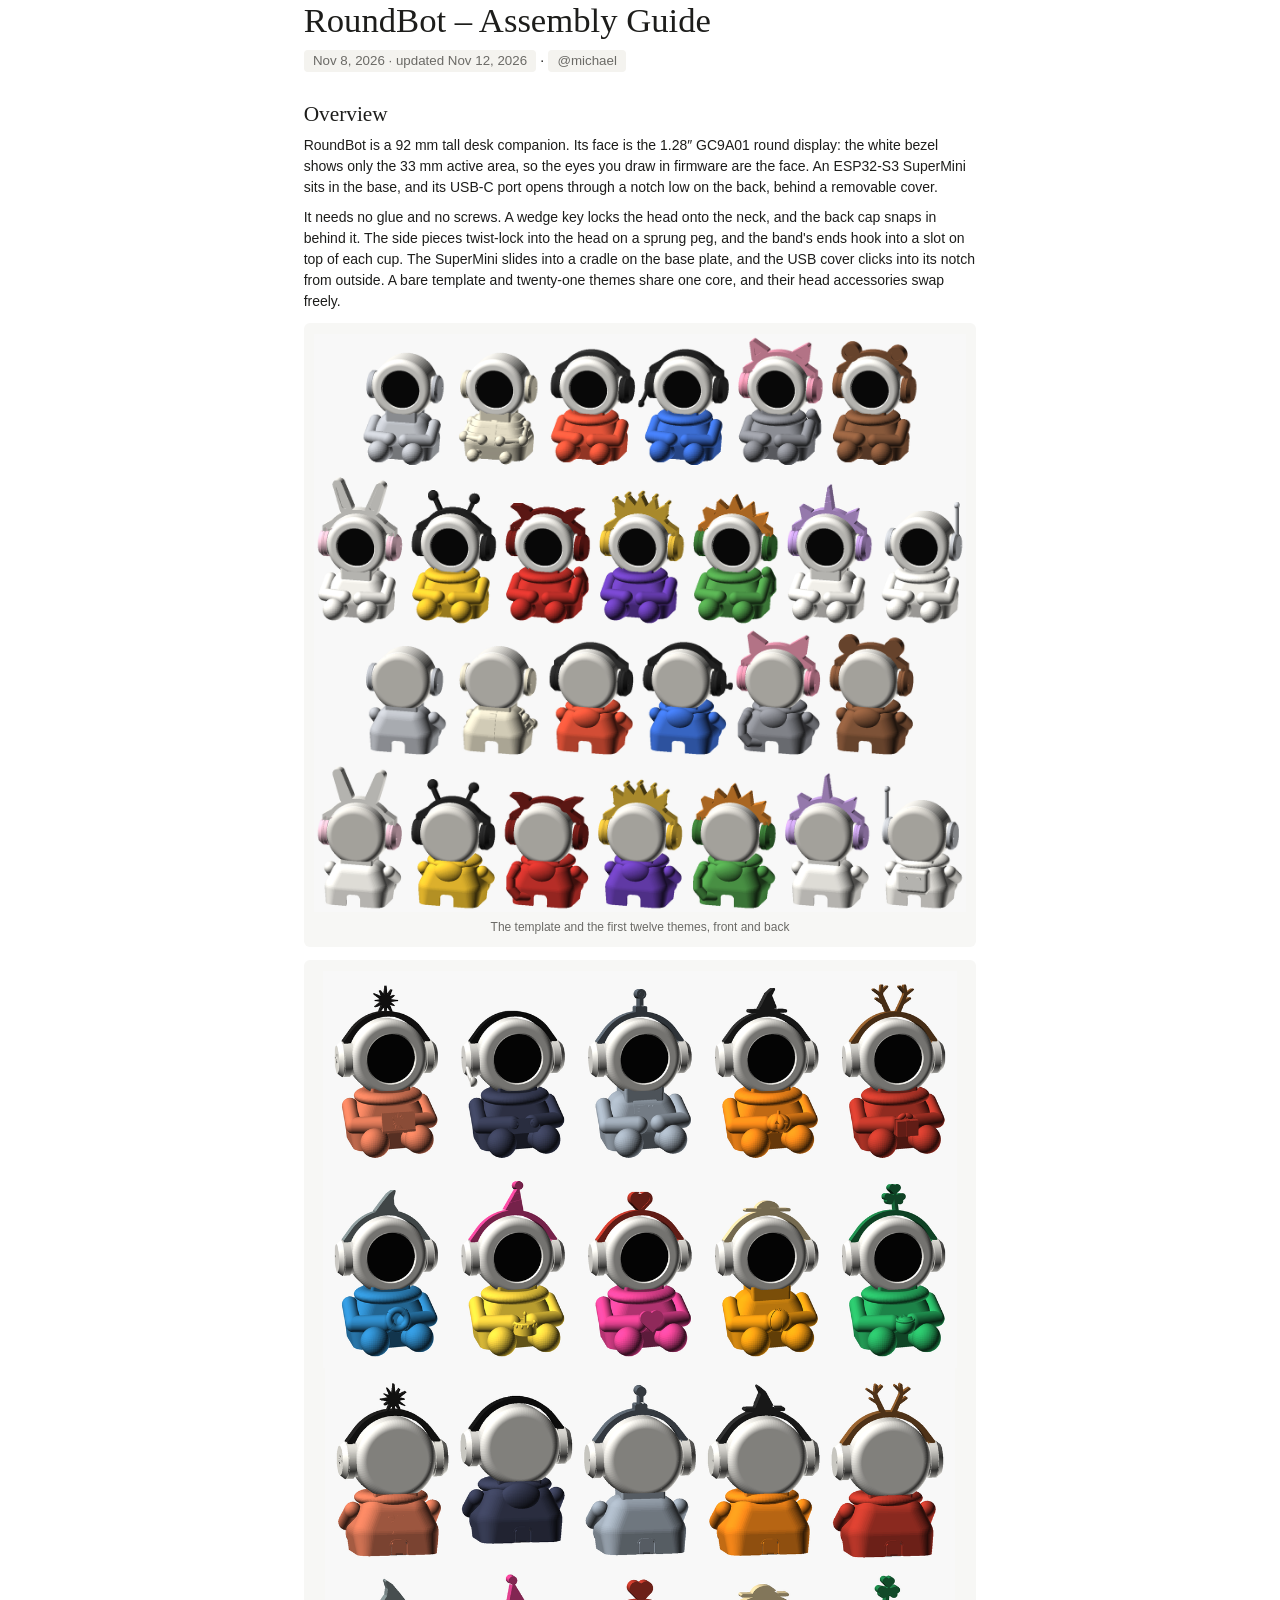
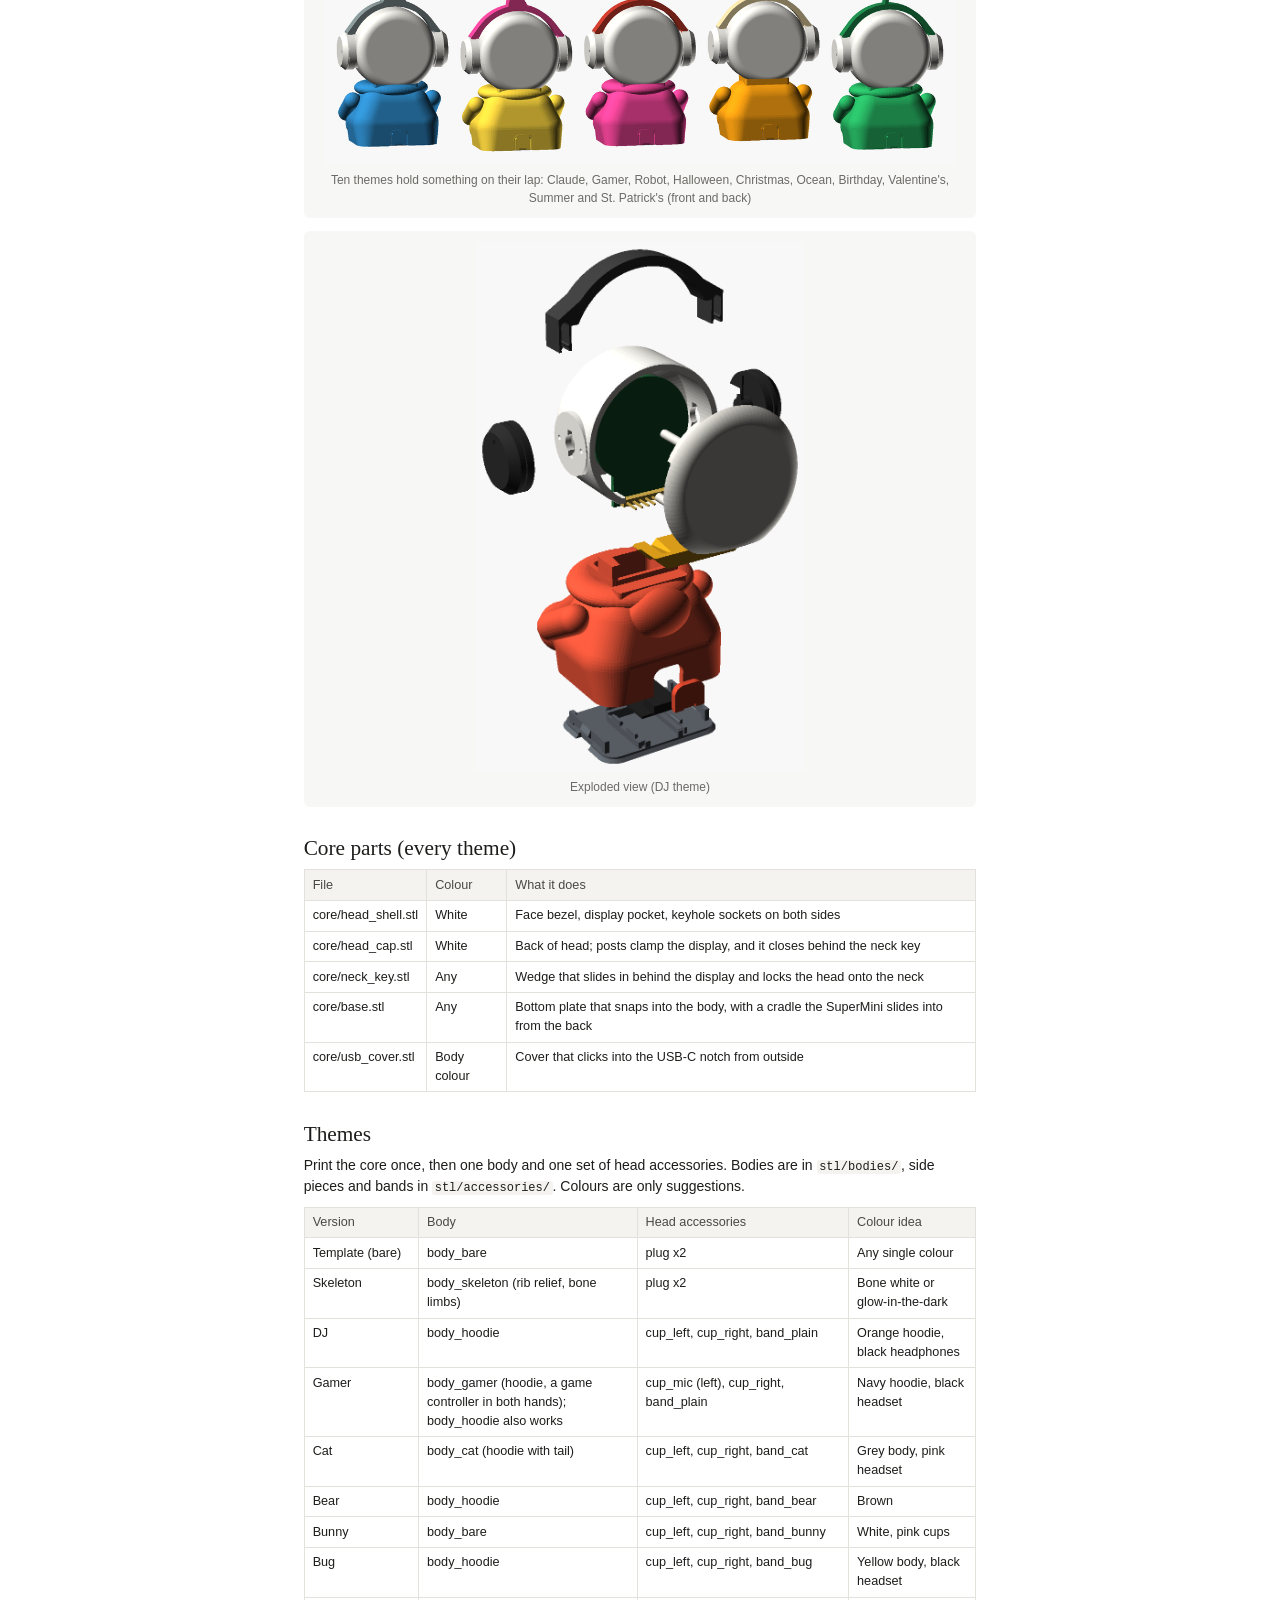
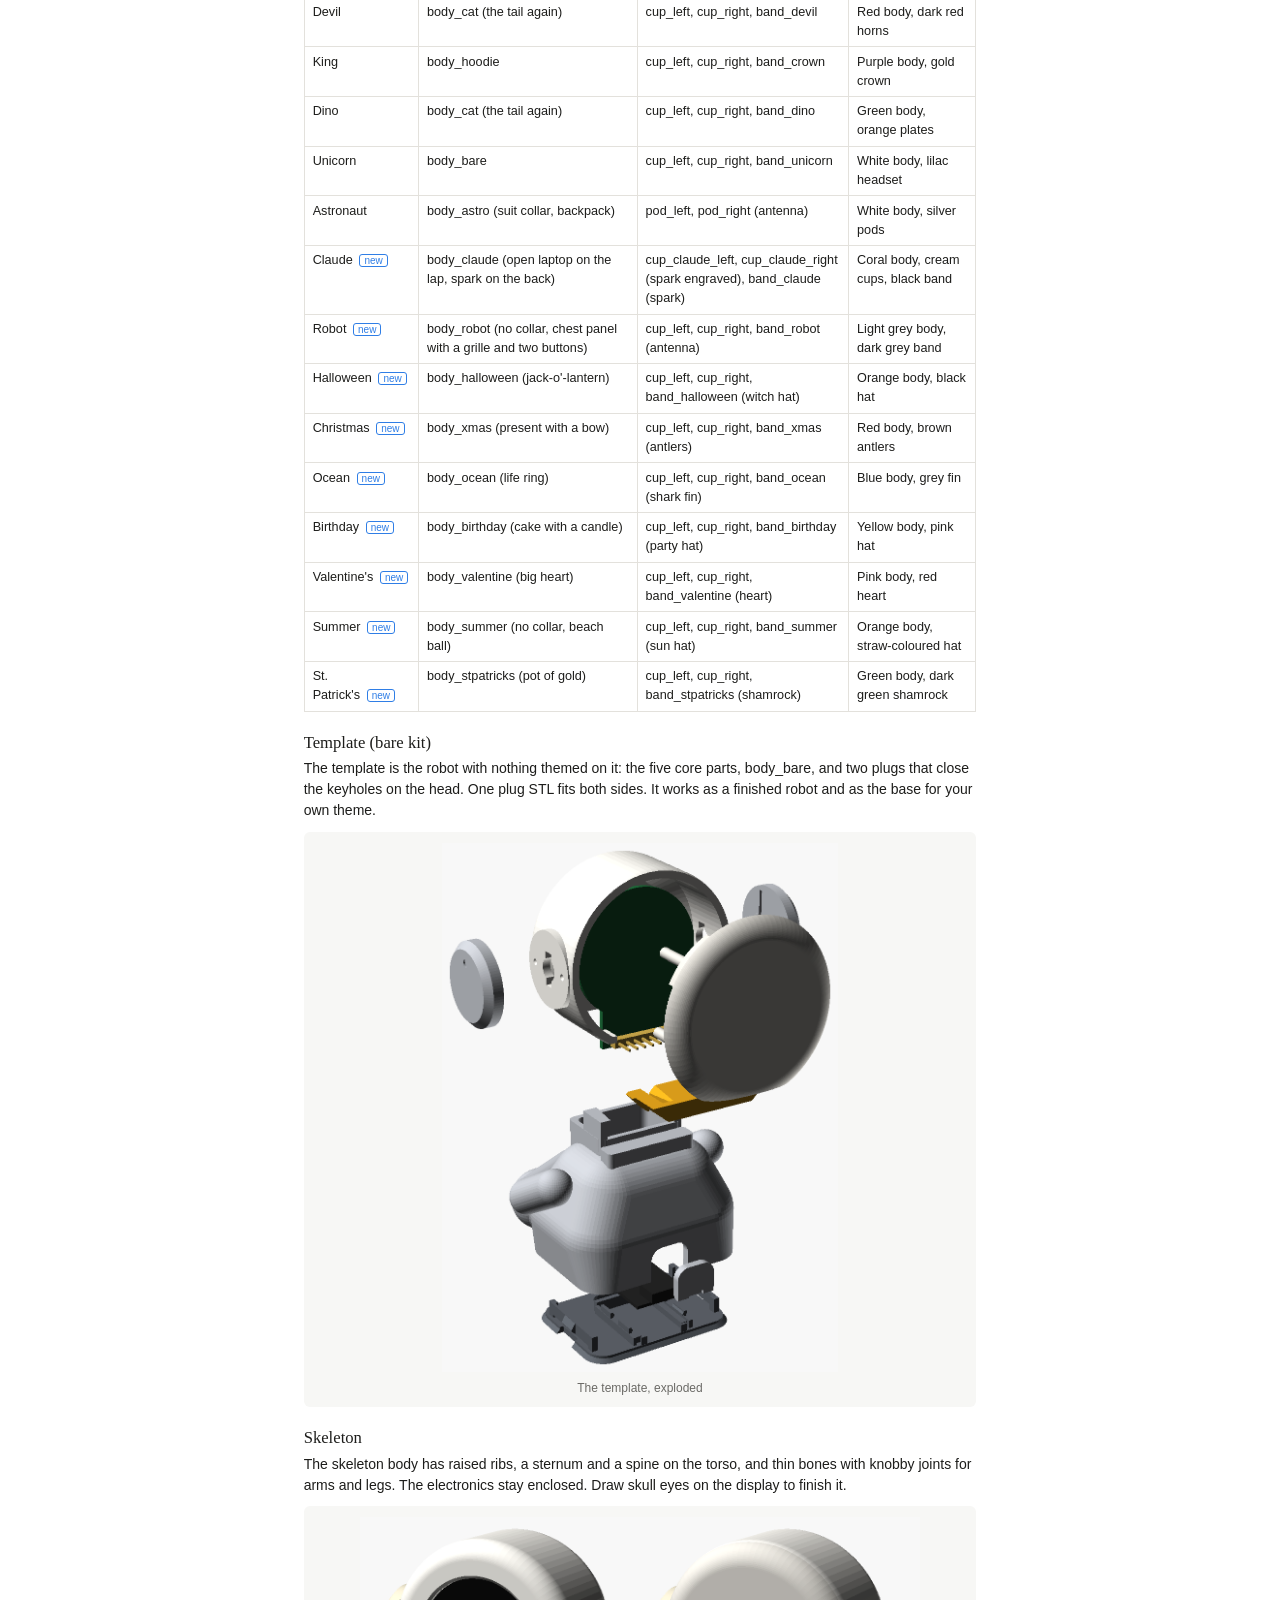
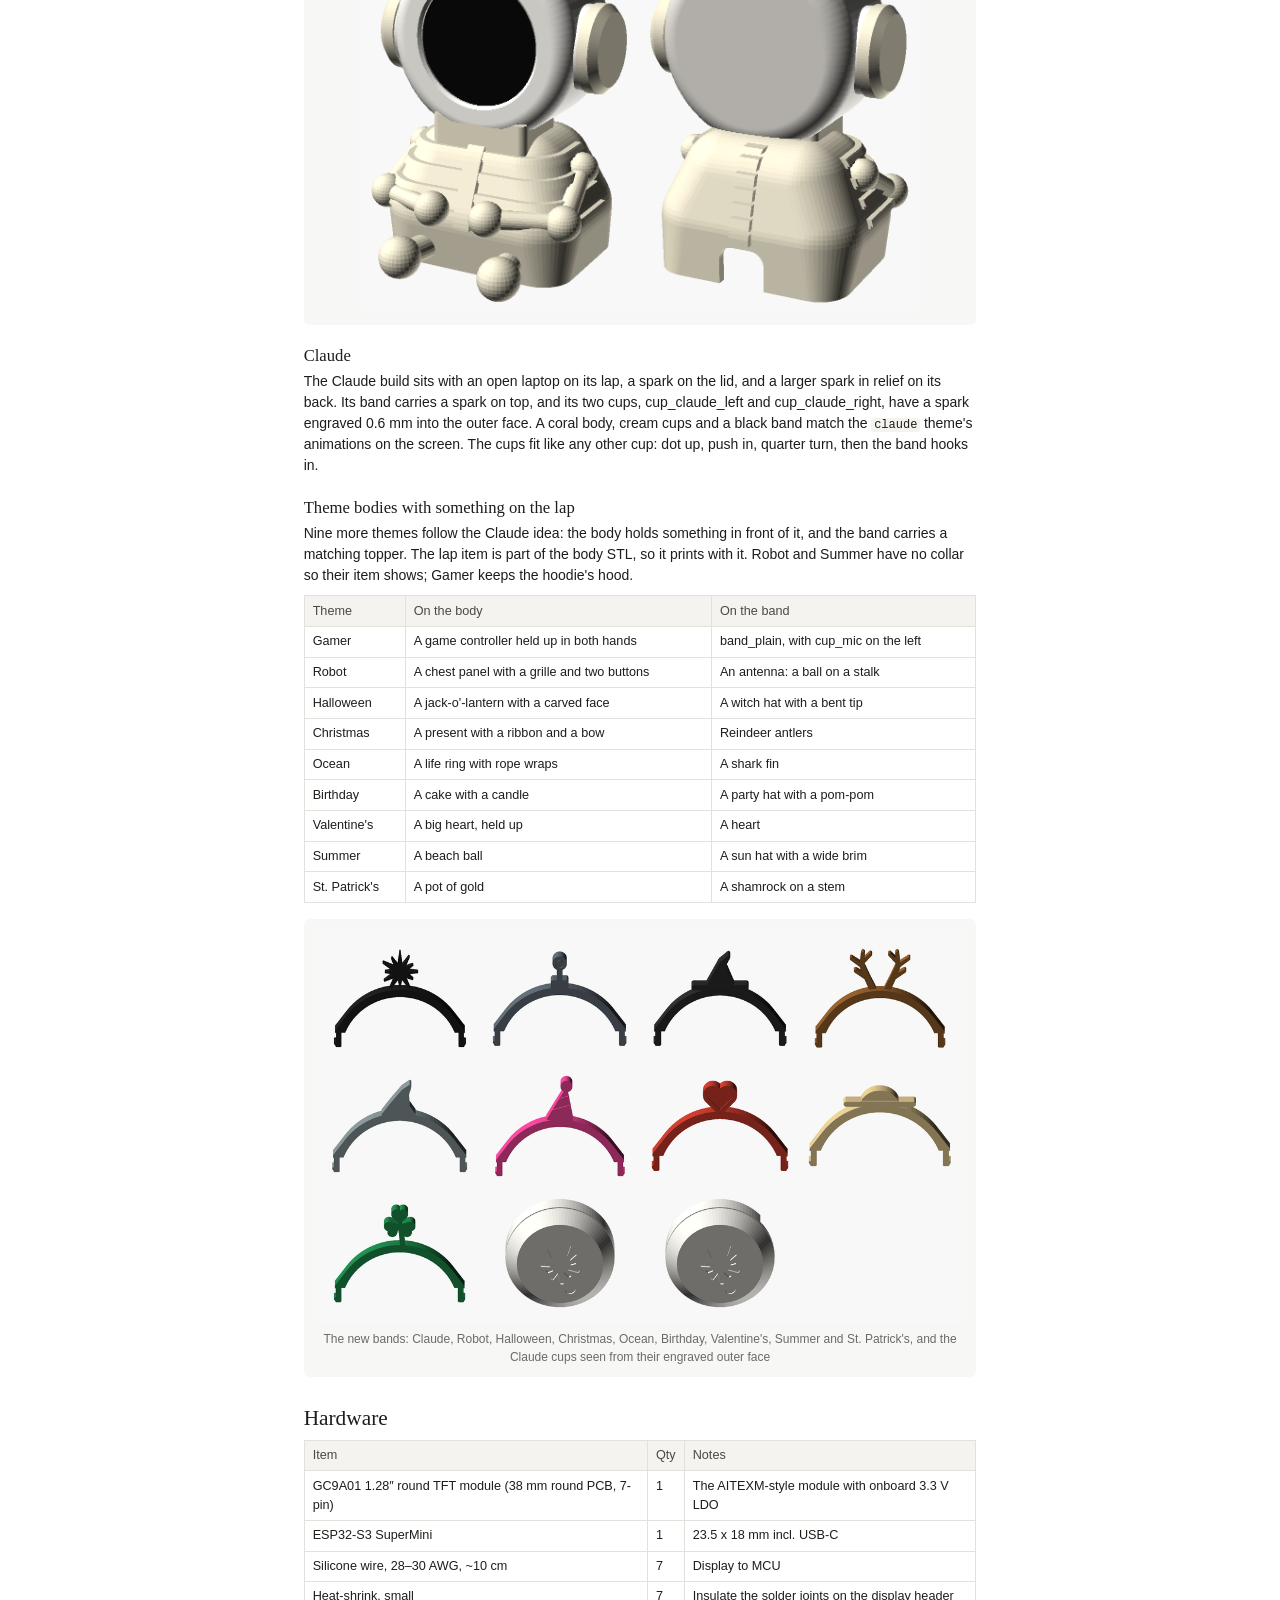
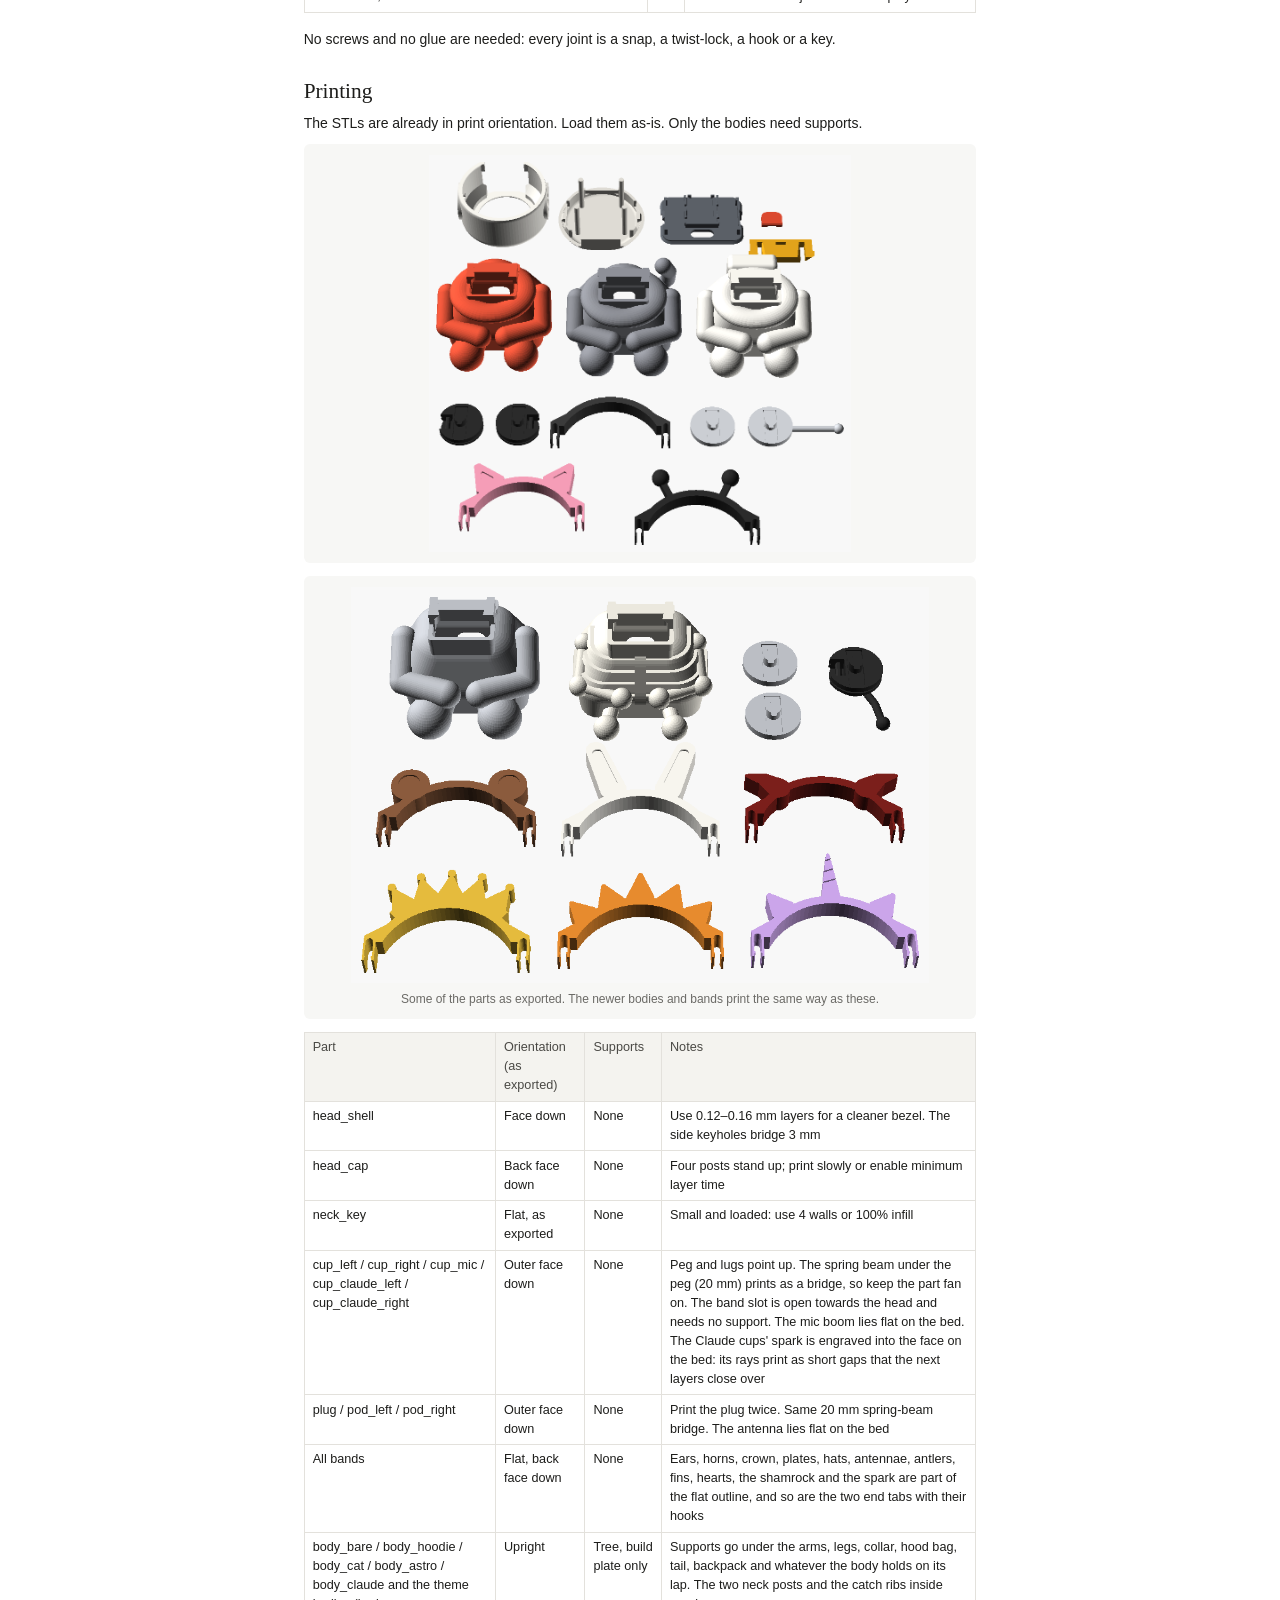
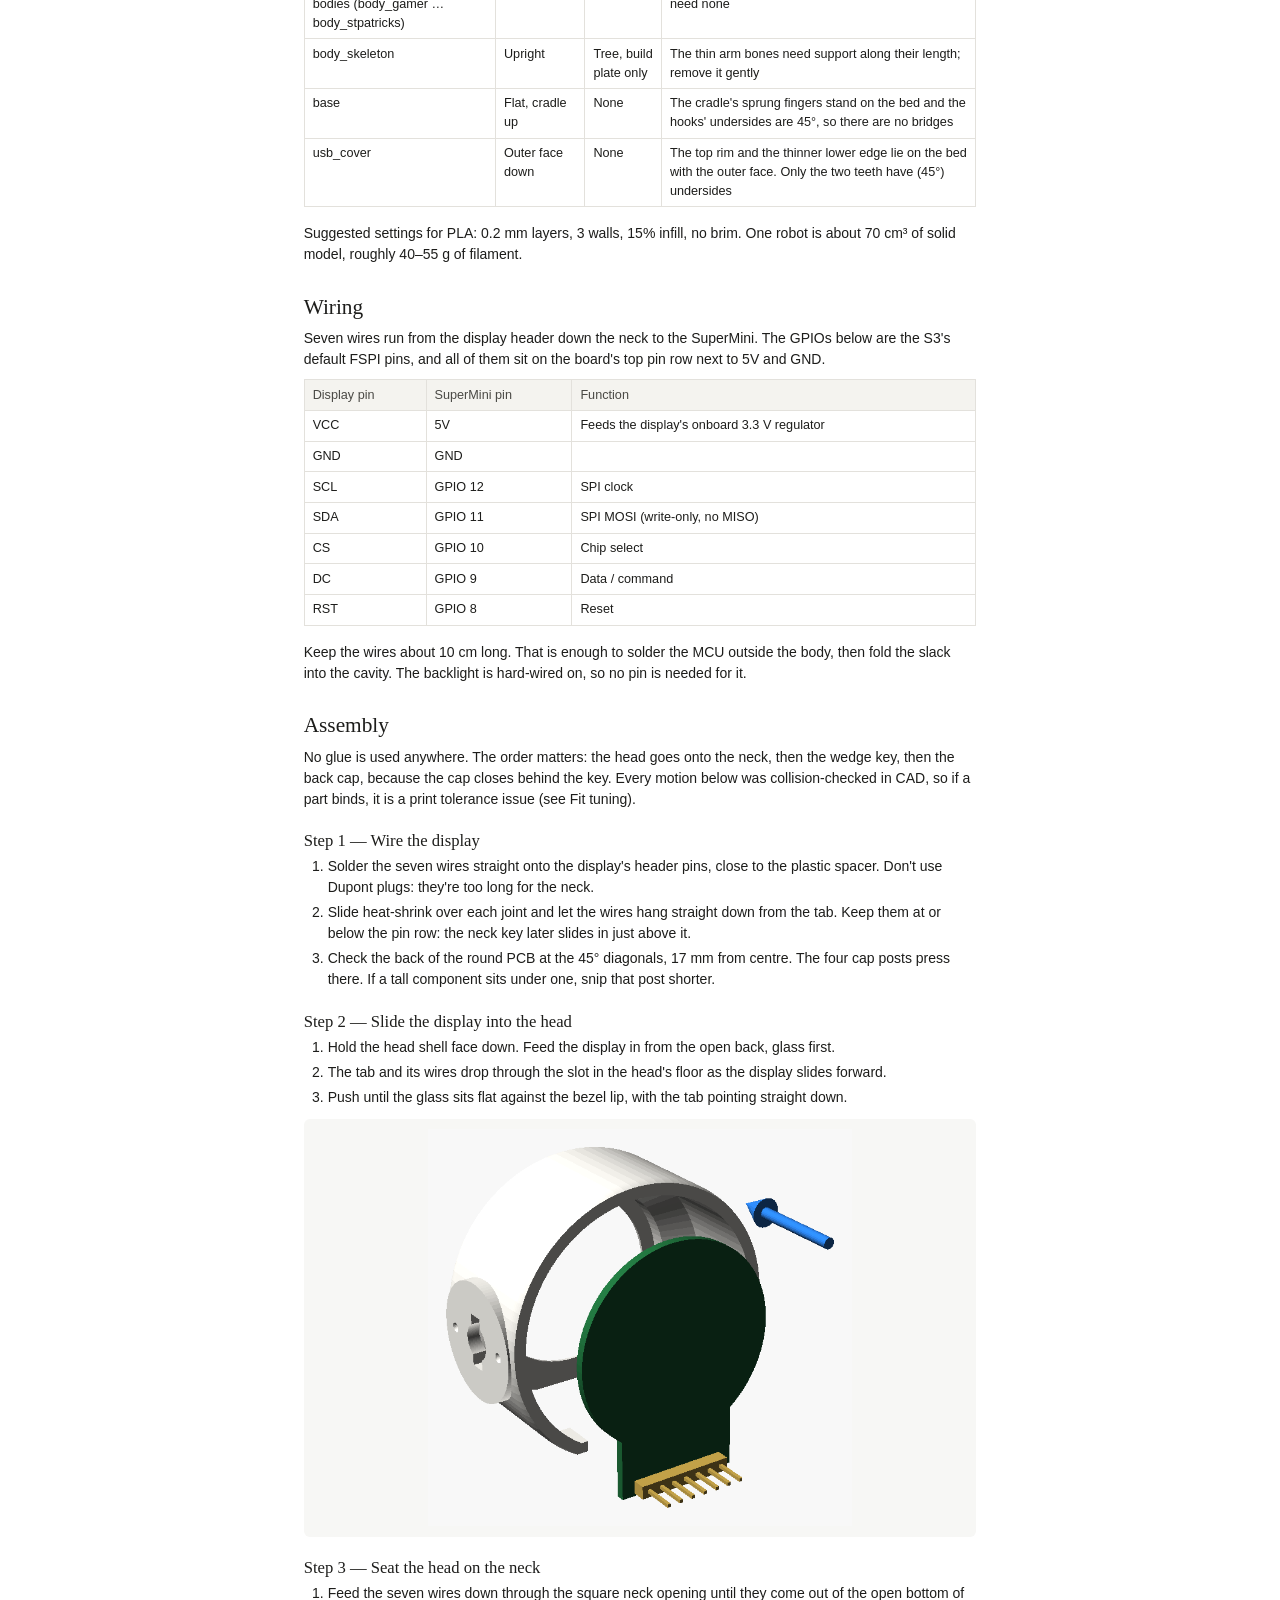
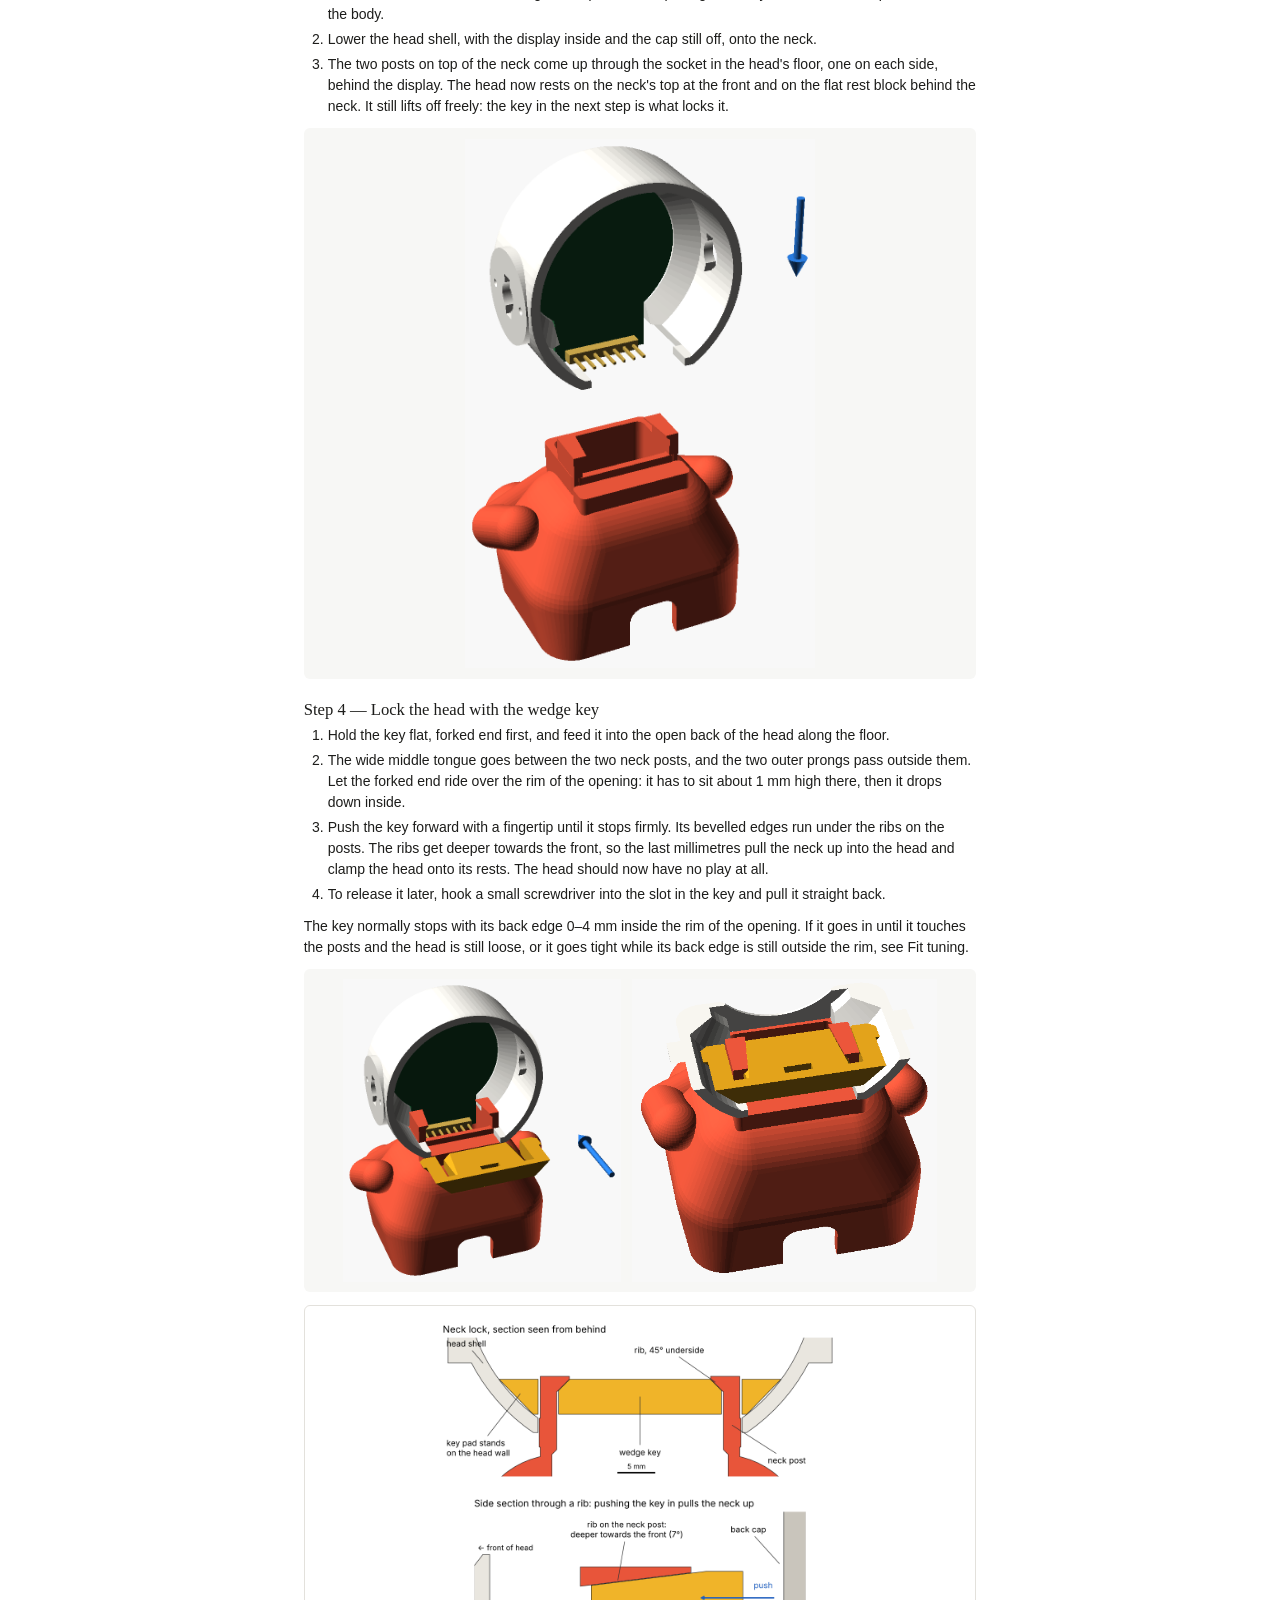
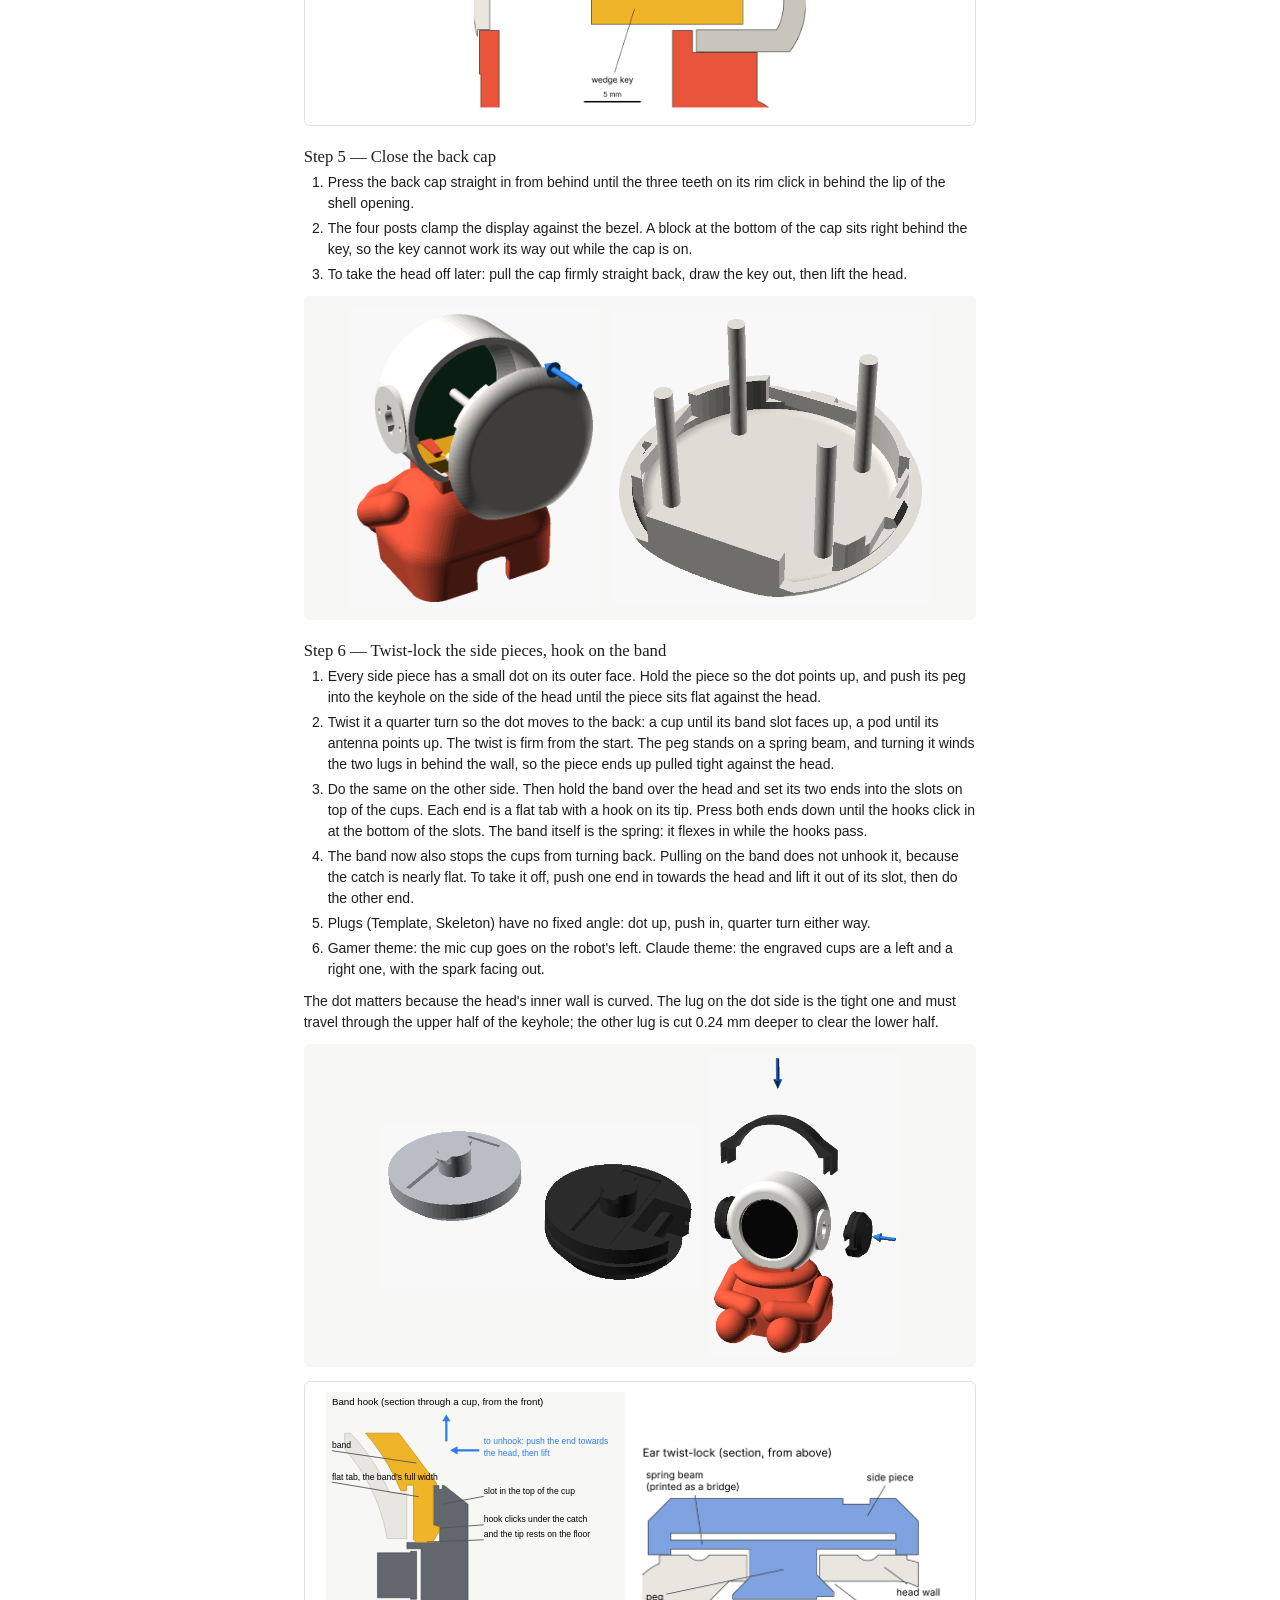
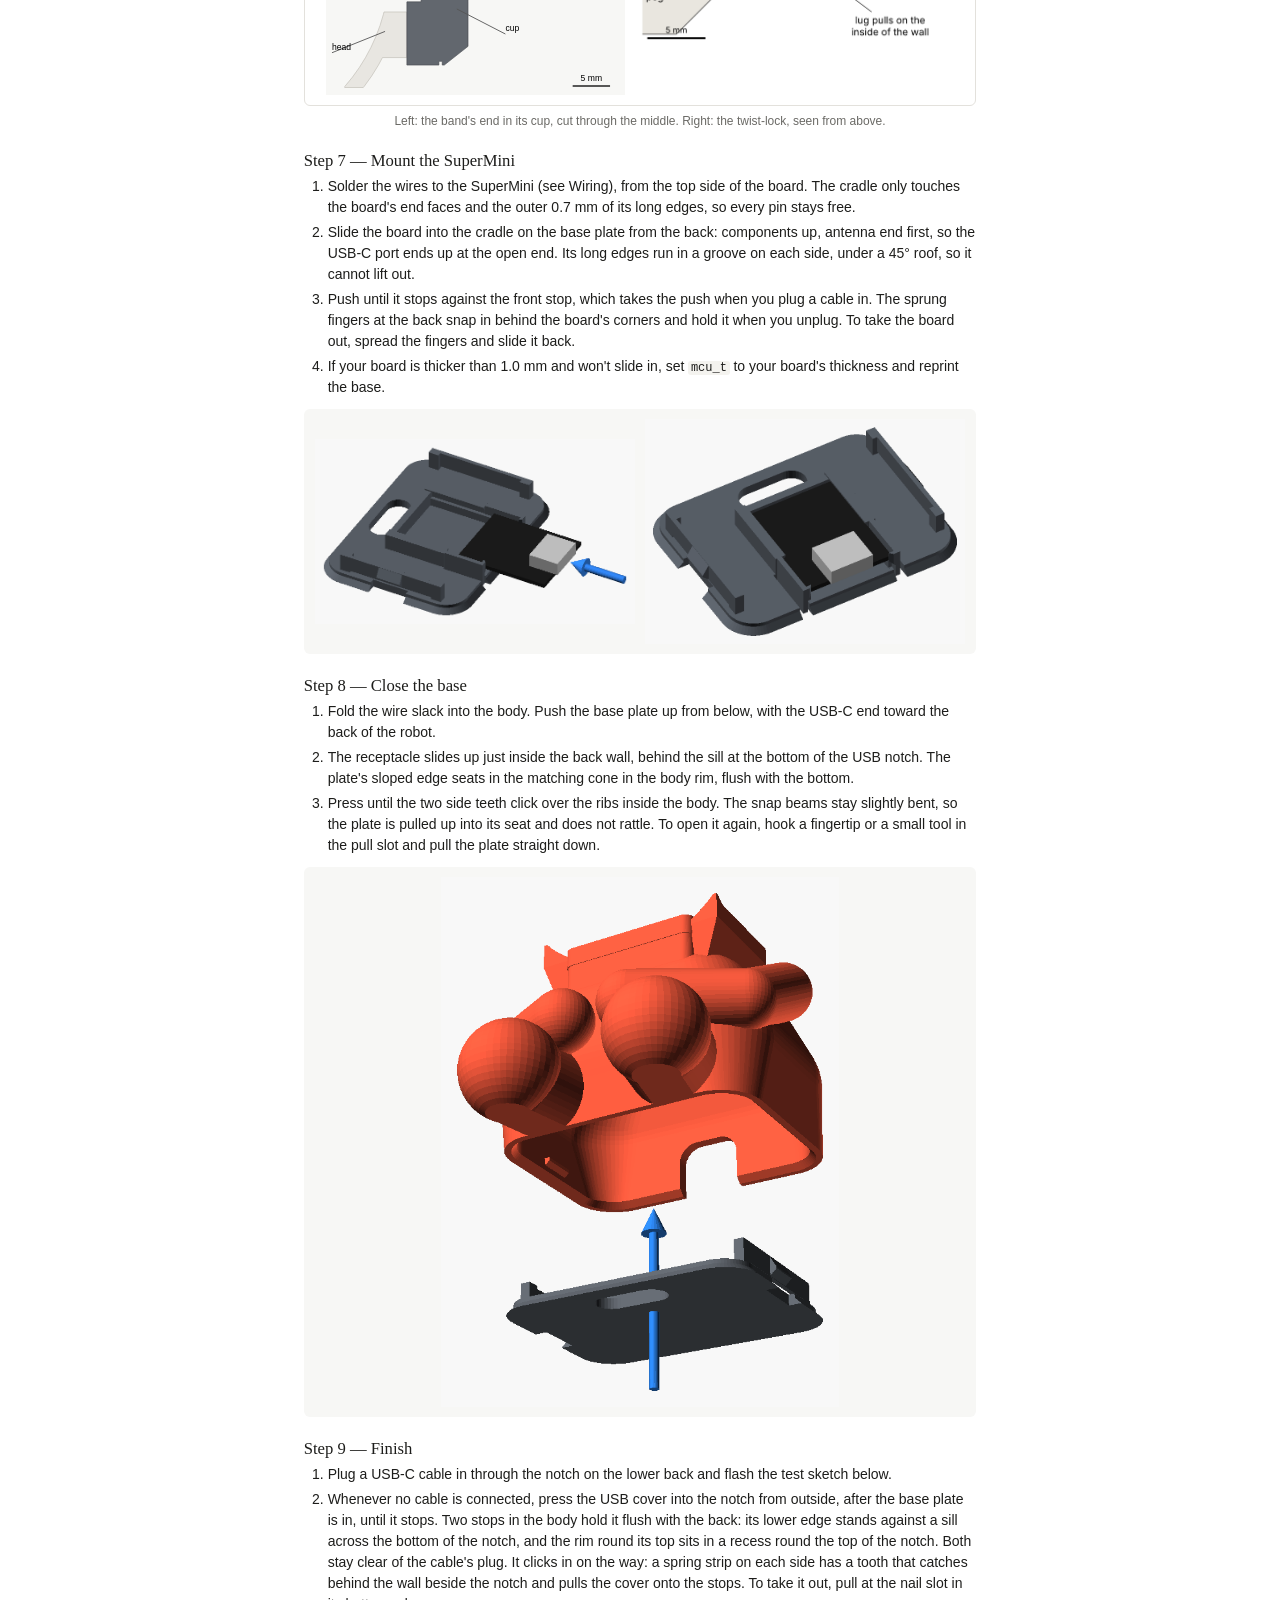
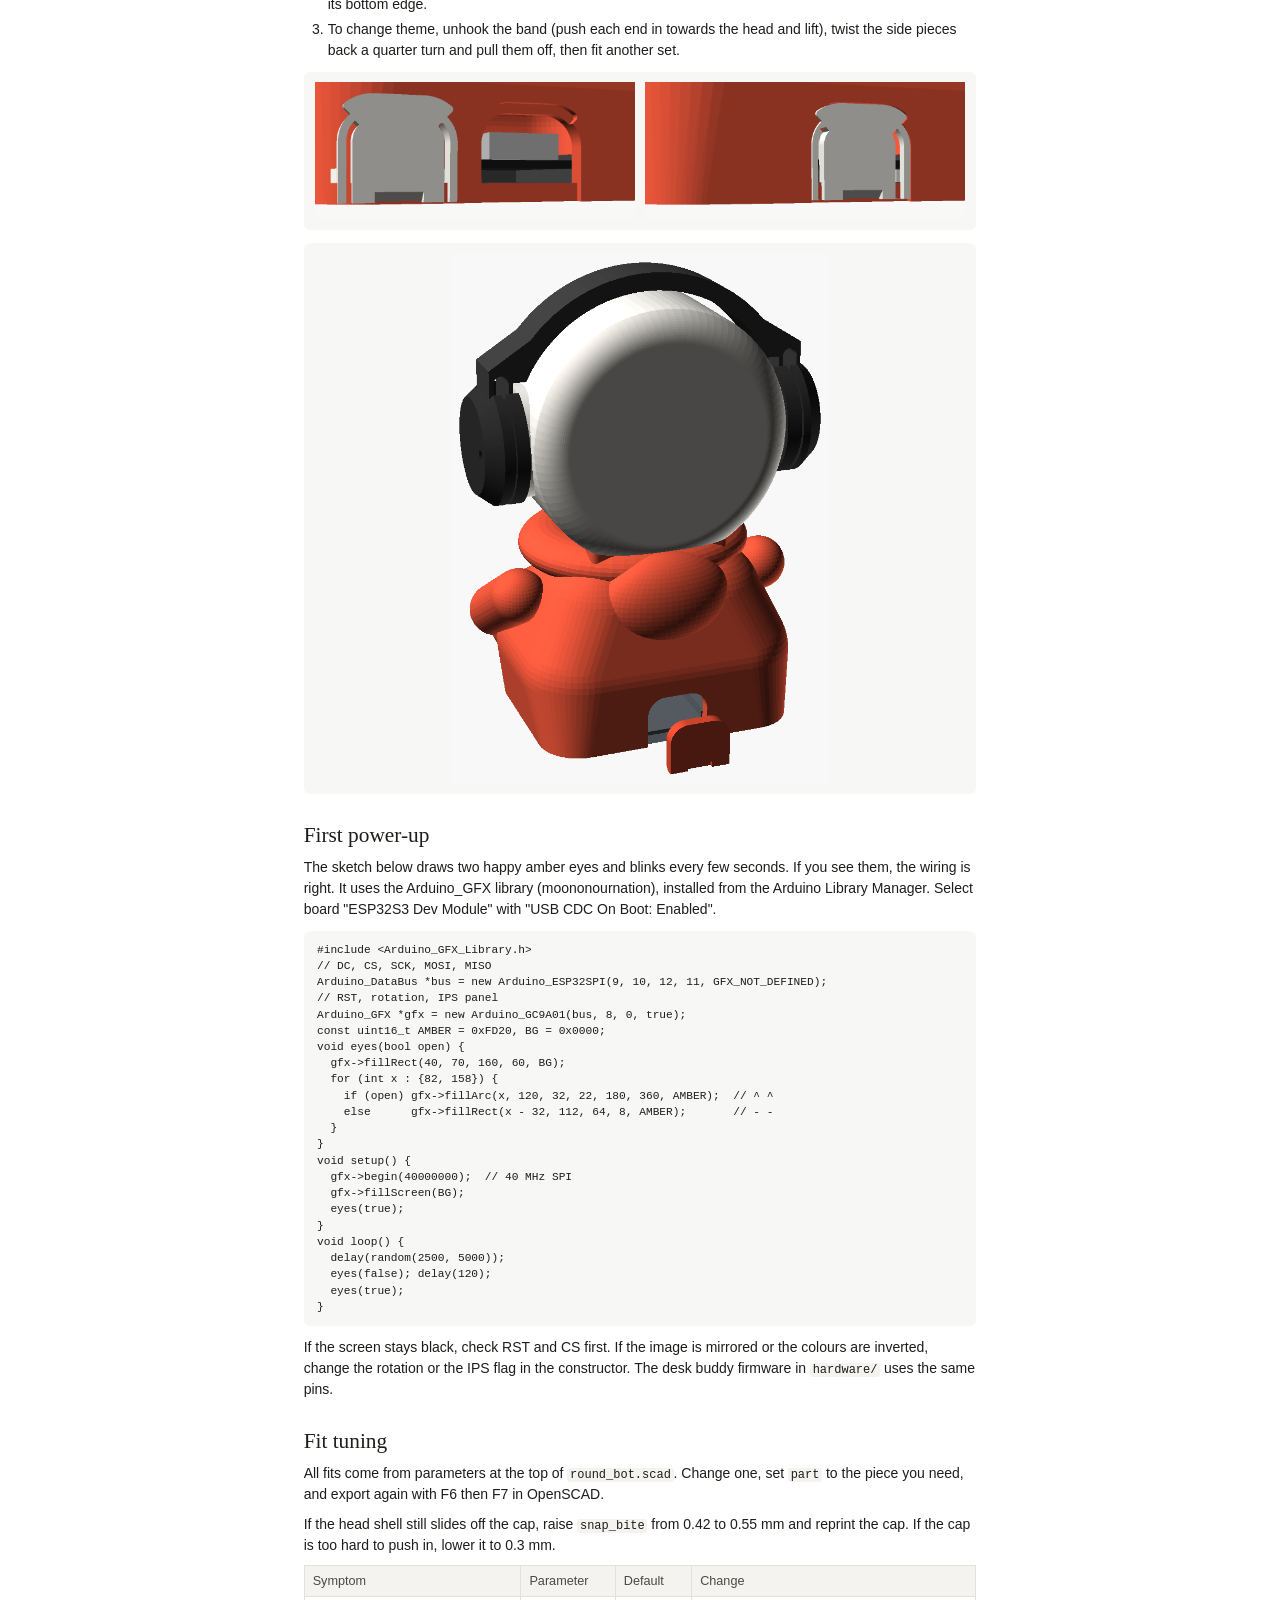
<file: 3d/guide/assembly_guide.html>
<!doctype html>
<html lang="en">
<!-- Source of 3d/RoundBot_v8_Assembly_Guide.pdf. Edit this file, then run
     node 3d/guide/build_pdf.mjs   (needs Google Chrome). Images are in 3d/images/. -->
<head>
<meta charset="utf-8">
<title>RoundBot – Assembly Guide</title>
<style>
  @page { size: A4; margin: 20mm 16mm 18mm 16mm; }
  :root { --ink: #1d1d1b; --muted: #6b6a66; --line: #e3e1dc; --head: #f4f3ef; --panel: #f7f7f5; --blue: #2f7ee6; }
  html { -webkit-print-color-adjust: exact; print-color-adjust: exact; }
  body { margin: 0; color: var(--ink); background: #fff; font: 10.5pt/1.5 -apple-system, "Helvetica Neue", Helvetica, Arial, sans-serif; }
  main { max-width: 178mm; margin: 0 auto; }
  h1, h2, h3 { font-family: "Iowan Old Style", "Palatino", Georgia, serif; font-weight: 500; line-height: 1.2; break-after: avoid; }
  h1 { font-size: 26pt; margin: 0 0 6pt; }
  h2 { font-size: 16pt; margin: 22pt 0 6pt; }
  h3 { font-size: 12.5pt; margin: 16pt 0 4pt; }
  p { margin: 0 0 7pt; }
  .meta { margin: 0 0 18pt; }
  .meta span { display: inline-block; background: var(--head); border-radius: 4px; padding: 1pt 7pt; color: var(--muted); font-size: 10pt; }
  figure { margin: 8pt 0 10pt; background: var(--panel); border-radius: 6px; padding: 8pt; text-align: center; break-inside: avoid; }
  figure img { max-width: 100%; max-height: 105mm; object-fit: contain; vertical-align: middle; }
  figure.tall img { max-height: 140mm; }
  figure.pair { display: flex; gap: 8pt; justify-content: center; align-items: center; }
  figure.pair img { max-width: 49%; max-height: 80mm; }
  figure.white { background: #fff; border: 1px solid var(--line); }
  figcaption { color: var(--muted); font-size: 9pt; margin-top: 5pt; }
  figure.pair figcaption { display: none; }
  .cap { color: var(--muted); font-size: 9pt; text-align: center; margin: -6pt 0 10pt; }
  table { width: 100%; border-collapse: collapse; margin: 6pt 0 12pt; font-size: 9.5pt; }
  thead { display: table-header-group; }
  tr { break-inside: avoid; }
  th, td { border: 1px solid var(--line); padding: 4pt 6pt; text-align: left; vertical-align: top; }
  th { background: var(--head); font-weight: 500; color: #4a4945; }
  td.new::after { content: "new"; margin-left: 5pt; font-size: 7.5pt; color: var(--blue); border: 1px solid var(--blue); border-radius: 3px; padding: 0 3pt; }
  code { font: 9pt Menlo, Monaco, monospace; background: var(--head); border-radius: 3px; padding: 0 2pt; }
  pre { font: 8.4pt/1.45 Menlo, Monaco, monospace; background: var(--panel); border-radius: 6px; padding: 8pt 10pt; white-space: pre; break-inside: avoid; }
  ol { margin: 0 0 8pt; padding-left: 18pt; }
  li { margin-bottom: 3pt; }
  .step { break-before: auto; }
  .page { break-before: page; }
  .note { background: var(--panel); border-left: 3px solid var(--blue); padding: 5pt 8pt; margin: 6pt 0 10pt; font-size: 9.5pt; }
</style>
</head>
<body>
<main>

<h1>RoundBot – Assembly Guide</h1>
<p class="meta"><span>Nov 8, 2026 · updated Nov 12, 2026</span> · <span>@michael</span></p>

<h2>Overview</h2>
<p>RoundBot is a 92 mm tall desk companion. Its face is the 1.28″ GC9A01 round display: the white bezel
shows only the 33 mm active area, so the eyes you draw in firmware are the face. An ESP32-S3 SuperMini sits
in the base, and its USB-C port opens through a notch low on the back, behind a removable cover.</p>
<p>It needs no glue and no screws. A wedge key locks the head onto the neck, and the back cap snaps in behind
it. The side pieces twist-lock into the head on a sprung peg, and the band's ends hook into a slot on top of
each cup. The SuperMini slides into a cradle on the base plate, and the USB cover clicks into its notch from
outside. A bare template and twenty-one themes share one core, and their head accessories swap freely.</p>

<figure><img src="../images/c_themes_front.png" alt="The template and the first twelve themes, front">
<img src="../images/c_themes_back.png" alt="The same, back"><figcaption>The template and the first twelve themes, front and back</figcaption></figure>

<figure><img src="../images/c_themes_lap.png" alt="Ten themes with something on the lap, front">
<img src="../images/c_themes_lap_back.png" alt="The same, back">
<figcaption>Ten themes hold something on their lap: Claude, Gamer, Robot, Halloween, Christmas, Ocean,
Birthday, Valentine's, Summer and St. Patrick's (front and back)</figcaption></figure>

<figure class="tall"><img src="../images/c_x_dj.png" alt="Exploded view of the DJ theme"><figcaption>Exploded view (DJ theme)</figcaption></figure>

<h2>Core parts (every theme)</h2>
<table>
<thead><tr><th>File</th><th>Colour</th><th>What it does</th></tr></thead>
<tr><td>core/head_shell.stl</td><td>White</td><td>Face bezel, display pocket, keyhole sockets on both sides</td></tr>
<tr><td>core/head_cap.stl</td><td>White</td><td>Back of head; posts clamp the display, and it closes behind the neck key</td></tr>
<tr><td>core/neck_key.stl</td><td>Any</td><td>Wedge that slides in behind the display and locks the head onto the neck</td></tr>
<tr><td>core/base.stl</td><td>Any</td><td>Bottom plate that snaps into the body, with a cradle the SuperMini slides into from the back</td></tr>
<tr><td>core/usb_cover.stl</td><td>Body colour</td><td>Cover that clicks into the USB-C notch from outside</td></tr>
</table>

<h2>Themes</h2>
<p>Print the core once, then one body and one set of head accessories. Bodies are in <code>stl/bodies/</code>,
side pieces and bands in <code>stl/accessories/</code>. Colours are only suggestions.</p>
<table>
<thead><tr><th>Version</th><th>Body</th><th>Head accessories</th><th>Colour idea</th></tr></thead>
<tr><td>Template (bare)</td><td>body_bare</td><td>plug x2</td><td>Any single colour</td></tr>
<tr><td>Skeleton</td><td>body_skeleton (rib relief, bone limbs)</td><td>plug x2</td><td>Bone white or glow-in-the-dark</td></tr>
<tr><td>DJ</td><td>body_hoodie</td><td>cup_left, cup_right, band_plain</td><td>Orange hoodie, black headphones</td></tr>
<tr><td>Gamer</td><td>body_gamer (hoodie, a game controller in both hands); body_hoodie also works</td><td>cup_mic (left), cup_right, band_plain</td><td>Navy hoodie, black headset</td></tr>
<tr><td>Cat</td><td>body_cat (hoodie with tail)</td><td>cup_left, cup_right, band_cat</td><td>Grey body, pink headset</td></tr>
<tr><td>Bear</td><td>body_hoodie</td><td>cup_left, cup_right, band_bear</td><td>Brown</td></tr>
<tr><td>Bunny</td><td>body_bare</td><td>cup_left, cup_right, band_bunny</td><td>White, pink cups</td></tr>
<tr><td>Bug</td><td>body_hoodie</td><td>cup_left, cup_right, band_bug</td><td>Yellow body, black headset</td></tr>
<tr><td>Devil</td><td>body_cat (the tail again)</td><td>cup_left, cup_right, band_devil</td><td>Red body, dark red horns</td></tr>
<tr><td>King</td><td>body_hoodie</td><td>cup_left, cup_right, band_crown</td><td>Purple body, gold crown</td></tr>
<tr><td>Dino</td><td>body_cat (the tail again)</td><td>cup_left, cup_right, band_dino</td><td>Green body, orange plates</td></tr>
<tr><td>Unicorn</td><td>body_bare</td><td>cup_left, cup_right, band_unicorn</td><td>White body, lilac headset</td></tr>
<tr><td>Astronaut</td><td>body_astro (suit collar, backpack)</td><td>pod_left, pod_right (antenna)</td><td>White body, silver pods</td></tr>
<tr><td class="new">Claude</td><td>body_claude (open laptop on the lap, spark on the back)</td><td>cup_claude_left, cup_claude_right (spark engraved), band_claude (spark)</td><td>Coral body, cream cups, black band</td></tr>
<tr><td class="new">Robot</td><td>body_robot (no collar, chest panel with a grille and two buttons)</td><td>cup_left, cup_right, band_robot (antenna)</td><td>Light grey body, dark grey band</td></tr>
<tr><td class="new">Halloween</td><td>body_halloween (jack-o'-lantern)</td><td>cup_left, cup_right, band_halloween (witch hat)</td><td>Orange body, black hat</td></tr>
<tr><td class="new">Christmas</td><td>body_xmas (present with a bow)</td><td>cup_left, cup_right, band_xmas (antlers)</td><td>Red body, brown antlers</td></tr>
<tr><td class="new">Ocean</td><td>body_ocean (life ring)</td><td>cup_left, cup_right, band_ocean (shark fin)</td><td>Blue body, grey fin</td></tr>
<tr><td class="new">Birthday</td><td>body_birthday (cake with a candle)</td><td>cup_left, cup_right, band_birthday (party hat)</td><td>Yellow body, pink hat</td></tr>
<tr><td class="new">Valentine's</td><td>body_valentine (big heart)</td><td>cup_left, cup_right, band_valentine (heart)</td><td>Pink body, red heart</td></tr>
<tr><td class="new">Summer</td><td>body_summer (no collar, beach ball)</td><td>cup_left, cup_right, band_summer (sun hat)</td><td>Orange body, straw-coloured hat</td></tr>
<tr><td class="new">St. Patrick's</td><td>body_stpatricks (pot of gold)</td><td>cup_left, cup_right, band_stpatricks (shamrock)</td><td>Green body, dark green shamrock</td></tr>
</table>

<h3>Template (bare kit)</h3>
<p>The template is the robot with nothing themed on it: the five core parts, body_bare, and two plugs that close
the keyholes on the head. One plug STL fits both sides. It works as a finished robot and as the base for your
own theme.</p>
<figure class="tall"><img src="../images/c_x_bare.png" alt="Exploded view of the template"><figcaption>The template, exploded</figcaption></figure>

<h3>Skeleton</h3>
<p>The skeleton body has raised ribs, a sternum and a spine on the torso, and thin bones with knobby joints for
arms and legs. The electronics stay enclosed. Draw skull eyes on the display to finish it.</p>
<figure><img src="../images/c_skeleton.png" alt="Skeleton, front and back"></figure>

<h3>Claude</h3>
<p>The Claude build sits with an open laptop on its lap, a spark on the lid, and a larger spark in relief on
its back. Its band carries a spark on top, and its two cups, cup_claude_left and cup_claude_right, have a
spark engraved 0.6 mm into the outer face. A coral body, cream cups and a black band match the
<code>claude</code> theme's animations on the screen. The cups fit like any other cup: dot up, push in,
quarter turn, then the band hooks in.</p>

<h3>Theme bodies with something on the lap</h3>
<p>Nine more themes follow the Claude idea: the body holds something in front of it, and the band carries a
matching topper. The lap item is part of the body STL, so it prints with it. Robot and Summer have no collar so
their item shows; Gamer keeps the hoodie's hood.</p>
<table>
<thead><tr><th>Theme</th><th>On the body</th><th>On the band</th></tr></thead>
<tr><td>Gamer</td><td>A game controller held up in both hands</td><td>band_plain, with cup_mic on the left</td></tr>
<tr><td>Robot</td><td>A chest panel with a grille and two buttons</td><td>An antenna: a ball on a stalk</td></tr>
<tr><td>Halloween</td><td>A jack-o'-lantern with a carved face</td><td>A witch hat with a bent tip</td></tr>
<tr><td>Christmas</td><td>A present with a ribbon and a bow</td><td>Reindeer antlers</td></tr>
<tr><td>Ocean</td><td>A life ring with rope wraps</td><td>A shark fin</td></tr>
<tr><td>Birthday</td><td>A cake with a candle</td><td>A party hat with a pom-pom</td></tr>
<tr><td>Valentine's</td><td>A big heart, held up</td><td>A heart</td></tr>
<tr><td>Summer</td><td>A beach ball</td><td>A sun hat with a wide brim</td></tr>
<tr><td>St. Patrick's</td><td>A pot of gold</td><td>A shamrock on a stem</td></tr>
</table>
<figure><img src="../images/c_bands_lap.png" alt="The new bands and the Claude cups">
<figcaption>The new bands: Claude, Robot, Halloween, Christmas, Ocean, Birthday, Valentine's, Summer and
St. Patrick's, and the Claude cups seen from their engraved outer face</figcaption></figure>

<h2>Hardware</h2>
<table>
<thead><tr><th>Item</th><th>Qty</th><th>Notes</th></tr></thead>
<tr><td>GC9A01 1.28″ round TFT module (38 mm round PCB, 7-pin)</td><td>1</td><td>The AITEXM-style module with onboard 3.3 V LDO</td></tr>
<tr><td>ESP32-S3 SuperMini</td><td>1</td><td>23.5 x 18 mm incl. USB-C</td></tr>
<tr><td>Silicone wire, 28–30 AWG, ~10 cm</td><td>7</td><td>Display to MCU</td></tr>
<tr><td>Heat-shrink, small</td><td>7</td><td>Insulate the solder joints on the display header</td></tr>
</table>
<p>No screws and no glue are needed: every joint is a snap, a twist-lock, a hook or a key.</p>

<h2 class="page">Printing</h2>
<p>The STLs are already in print orientation. Load them as-is. Only the bodies need supports.</p>
<figure><img src="../images/c_plate.png" alt="Parts in print orientation"></figure>
<figure><img src="../images/c_plate2.png" alt="More parts in print orientation">
<figcaption>Some of the parts as exported. The newer bodies and bands print the same way as these.</figcaption></figure>
<table>
<thead><tr><th>Part</th><th>Orientation (as exported)</th><th>Supports</th><th>Notes</th></tr></thead>
<tr><td>head_shell</td><td>Face down</td><td>None</td><td>Use 0.12–0.16 mm layers for a cleaner bezel. The side keyholes bridge 3 mm</td></tr>
<tr><td>head_cap</td><td>Back face down</td><td>None</td><td>Four posts stand up; print slowly or enable minimum layer time</td></tr>
<tr><td>neck_key</td><td>Flat, as exported</td><td>None</td><td>Small and loaded: use 4 walls or 100% infill</td></tr>
<tr><td>cup_left / cup_right / cup_mic / cup_claude_left / cup_claude_right</td><td>Outer face down</td><td>None</td><td>Peg and lugs point up. The spring beam under the peg (20 mm) prints as a bridge, so keep the part fan on. The band slot is open towards the head and needs no support. The mic boom lies flat on the bed. The Claude cups' spark is engraved into the face on the bed: its rays print as short gaps that the next layers close over</td></tr>
<tr><td>plug / pod_left / pod_right</td><td>Outer face down</td><td>None</td><td>Print the plug twice. Same 20 mm spring-beam bridge. The antenna lies flat on the bed</td></tr>
<tr><td>All bands</td><td>Flat, back face down</td><td>None</td><td>Ears, horns, crown, plates, hats, antennae, antlers, fins, hearts, the shamrock and the spark are part of the flat outline, and so are the two end tabs with their hooks</td></tr>
<tr><td>body_bare / body_hoodie / body_cat / body_astro / body_claude and the theme bodies (body_gamer … body_stpatricks)</td><td>Upright</td><td>Tree, build plate only</td><td>Supports go under the arms, legs, collar, hood bag, tail, backpack and whatever the body holds on its lap. The two neck posts and the catch ribs inside need none</td></tr>
<tr><td>body_skeleton</td><td>Upright</td><td>Tree, build plate only</td><td>The thin arm bones need support along their length; remove it gently</td></tr>
<tr><td>base</td><td>Flat, cradle up</td><td>None</td><td>The cradle's sprung fingers stand on the bed and the hooks' undersides are 45°, so there are no bridges</td></tr>
<tr><td>usb_cover</td><td>Outer face down</td><td>None</td><td>The top rim and the thinner lower edge lie on the bed with the outer face. Only the two teeth have (45°) undersides</td></tr>
</table>
<p>Suggested settings for PLA: 0.2 mm layers, 3 walls, 15% infill, no brim. One robot is about 70 cm³ of solid
model, roughly 40–55 g of filament.</p>

<h2>Wiring</h2>
<p>Seven wires run from the display header down the neck to the SuperMini. The GPIOs below are the S3's default
FSPI pins, and all of them sit on the board's top pin row next to 5V and GND.</p>
<table>
<thead><tr><th>Display pin</th><th>SuperMini pin</th><th>Function</th></tr></thead>
<tr><td>VCC</td><td>5V</td><td>Feeds the display's onboard 3.3 V regulator</td></tr>
<tr><td>GND</td><td>GND</td><td></td></tr>
<tr><td>SCL</td><td>GPIO 12</td><td>SPI clock</td></tr>
<tr><td>SDA</td><td>GPIO 11</td><td>SPI MOSI (write-only, no MISO)</td></tr>
<tr><td>CS</td><td>GPIO 10</td><td>Chip select</td></tr>
<tr><td>DC</td><td>GPIO 9</td><td>Data / command</td></tr>
<tr><td>RST</td><td>GPIO 8</td><td>Reset</td></tr>
</table>
<p>Keep the wires about 10 cm long. That is enough to solder the MCU outside the body, then fold the slack into
the cavity. The backlight is hard-wired on, so no pin is needed for it.</p>

<h2>Assembly</h2>
<p>No glue is used anywhere. The order matters: the head goes onto the neck, then the wedge key, then the back
cap, because the cap closes behind the key. Every motion below was collision-checked in CAD, so if a part binds,
it is a print tolerance issue (see Fit tuning).</p>

<h3>Step 1 — Wire the display</h3>
<ol>
<li>Solder the seven wires straight onto the display's header pins, close to the plastic spacer. Don't use Dupont plugs: they're too long for the neck.</li>
<li>Slide heat-shrink over each joint and let the wires hang straight down from the tab. Keep them at or below the pin row: the neck key later slides in just above it.</li>
<li>Check the back of the round PCB at the 45° diagonals, 17 mm from centre. The four cap posts press there. If a tall component sits under one, snip that post shorter.</li>
</ol>

<h3>Step 2 — Slide the display into the head</h3>
<ol>
<li>Hold the head shell face down. Feed the display in from the open back, glass first.</li>
<li>The tab and its wires drop through the slot in the head's floor as the display slides forward.</li>
<li>Push until the glass sits flat against the bezel lip, with the tab pointing straight down.</li>
</ol>
<figure><img src="../images/c_s2.png" alt="The display slides into the head shell"></figure>

<h3>Step 3 — Seat the head on the neck</h3>
<ol>
<li>Feed the seven wires down through the square neck opening until they come out of the open bottom of the body.</li>
<li>Lower the head shell, with the display inside and the cap still off, onto the neck.</li>
<li>The two posts on top of the neck come up through the socket in the head's floor, one on each side, behind the display. The head now rests on the neck's top at the front and on the flat rest block behind the neck. It still lifts off freely: the key in the next step is what locks it.</li>
</ol>
<figure class="tall"><img src="../images/c_g3.png" alt="The head is lowered onto the neck"></figure>

<h3>Step 4 — Lock the head with the wedge key</h3>
<ol>
<li>Hold the key flat, forked end first, and feed it into the open back of the head along the floor.</li>
<li>The wide middle tongue goes between the two neck posts, and the two outer prongs pass outside them. Let the forked end ride over the rim of the opening: it has to sit about 1 mm high there, then it drops down inside.</li>
<li>Push the key forward with a fingertip until it stops firmly. Its bevelled edges run under the ribs on the posts. The ribs get deeper towards the front, so the last millimetres pull the neck up into the head and clamp the head onto its rests. The head should now have no play at all.</li>
<li>To release it later, hook a small screwdriver into the slot in the key and pull it straight back.</li>
</ol>
<p>The key normally stops with its back edge 0–4 mm inside the rim of the opening. If it goes in until it touches
the posts and the head is still loose, or it goes tight while its back edge is still outside the rim, see Fit tuning.</p>
<figure class="pair"><img src="../images/c_g4a.png" alt="The key slides in"><img src="../images/c_g4b.png" alt="The key in place"></figure>
<figure class="white"><img src="../images/c_diag_neck.png" alt="Neck lock sections"></figure>

<h3>Step 5 — Close the back cap</h3>
<ol>
<li>Press the back cap straight in from behind until the three teeth on its rim click in behind the lip of the shell opening.</li>
<li>The four posts clamp the display against the bezel. A block at the bottom of the cap sits right behind the key, so the key cannot work its way out while the cap is on.</li>
<li>To take the head off later: pull the cap firmly straight back, draw the key out, then lift the head.</li>
</ol>
<figure class="pair"><img src="../images/c_g5.png" alt="The back cap goes on"><img src="../images/c_g5b.png" alt="The cap's posts and teeth"></figure>

<h3>Step 6 — Twist-lock the side pieces, hook on the band</h3>
<ol>
<li>Every side piece has a small dot on its outer face. Hold the piece so the dot points up, and push its peg into the keyhole on the side of the head until the piece sits flat against the head.</li>
<li>Twist it a quarter turn so the dot moves to the back: a cup until its band slot faces up, a pod until its antenna points up. The twist is firm from the start. The peg stands on a spring beam, and turning it winds the two lugs in behind the wall, so the piece ends up pulled tight against the head.</li>
<li>Do the same on the other side. Then hold the band over the head and set its two ends into the slots on top of the cups. Each end is a flat tab with a hook on its tip. Press both ends down until the hooks click in at the bottom of the slots. The band itself is the spring: it flexes in while the hooks pass.</li>
<li>The band now also stops the cups from turning back. Pulling on the band does not unhook it, because the catch is nearly flat. To take it off, push one end in towards the head and lift it out of its slot, then do the other end.</li>
<li>Plugs (Template, Skeleton) have no fixed angle: dot up, push in, quarter turn either way.</li>
<li>Gamer theme: the mic cup goes on the robot's left. Claude theme: the engraved cups are a left and a right one, with the spark facing out.</li>
</ol>
<p>The dot matters because the head's inner wall is curved. The lug on the dot side is the tight one and must travel
through the upper half of the keyhole; the other lug is cut 0.24 mm deeper to clear the lower half.</p>
<figure class="pair"><img src="../images/c_g6a.png" alt="Side pieces: plug and cup"><img src="../images/c_g6b.png" alt="Fitting the cups and the band"></figure>
<figure class="pair white"><img src="../images/c_diag_band_hook.svg" alt="Band hook section"><img src="../images/c_diag_twist.png" alt="Ear twist-lock section"></figure>
<p class="cap">Left: the band's end in its cup, cut through the middle. Right: the twist-lock, seen from above.</p>

<h3>Step 7 — Mount the SuperMini</h3>
<ol>
<li>Solder the wires to the SuperMini (see Wiring), from the top side of the board. The cradle only touches the board's end faces and the outer 0.7 mm of its long edges, so every pin stays free.</li>
<li>Slide the board into the cradle on the base plate from the back: components up, antenna end first, so the USB-C port ends up at the open end. Its long edges run in a groove on each side, under a 45° roof, so it cannot lift out.</li>
<li>Push until it stops against the front stop, which takes the push when you plug a cable in. The sprung fingers at the back snap in behind the board's corners and hold it when you unplug. To take the board out, spread the fingers and slide it back.</li>
<li>If your board is thicker than 1.0 mm and won't slide in, set <code>mcu_t</code> to your board's thickness and reprint the base.</li>
</ol>
<figure class="pair"><img src="../images/c_cradle_in.png" alt="The board slides into the cradle from the back"><img src="../images/c_cradle.png" alt="The board in the cradle"></figure>

<h3>Step 8 — Close the base</h3>
<ol>
<li>Fold the wire slack into the body. Push the base plate up from below, with the USB-C end toward the back of the robot.</li>
<li>The receptacle slides up just inside the back wall, behind the sill at the bottom of the USB notch. The plate's sloped edge seats in the matching cone in the body rim, flush with the bottom.</li>
<li>Press until the two side teeth click over the ribs inside the body. The snap beams stay slightly bent, so the plate is pulled up into its seat and does not rattle. To open it again, hook a fingertip or a small tool in the pull slot and pull the plate straight down.</li>
</ol>
<figure class="tall"><img src="../images/c_base2.png" alt="The base plate goes into the body"></figure>

<h3>Step 9 — Finish</h3>
<ol>
<li>Plug a USB-C cable in through the notch on the lower back and flash the test sketch below.</li>
<li>Whenever no cable is connected, press the USB cover into the notch from outside, after the base plate is in, until it stops. Two stops in the body hold it flush with the back: its lower edge stands against a sill across the bottom of the notch, and the rim round its top sits in a recess round the top of the notch. Both stay clear of the cable's plug. It clicks in on the way: a spring strip on each side has a tooth that catches behind the wall beside the notch and pulls the cover onto the stops. To take it out, pull at the nail slot in its bottom edge.</li>
<li>To change theme, unhook the band (push each end in towards the head and lift), twist the side pieces back a quarter turn and pull them off, then fit another set.</li>
</ol>
<figure class="pair"><img src="../images/c_usb_stops.png" alt="The USB notch: the recess round its top and the sill across its bottom, with the cover beside it"><img src="../images/c_usb_in.png" alt="The USB cover in place, flush"></figure>
<figure class="tall"><img src="../images/c_s8.png" alt="Finished, with the USB cover in place"></figure>

<h2>First power-up</h2>
<p>The sketch below draws two happy amber eyes and blinks every few seconds. If you see them, the wiring is right.
It uses the Arduino_GFX library (moononournation), installed from the Arduino Library Manager. Select board
"ESP32S3 Dev Module" with "USB CDC On Boot: Enabled".</p>
<pre>#include &lt;Arduino_GFX_Library.h&gt;
// DC, CS, SCK, MOSI, MISO
Arduino_DataBus *bus = new Arduino_ESP32SPI(9, 10, 12, 11, GFX_NOT_DEFINED);
// RST, rotation, IPS panel
Arduino_GFX *gfx = new Arduino_GC9A01(bus, 8, 0, true);
const uint16_t AMBER = 0xFD20, BG = 0x0000;
void eyes(bool open) {
  gfx-&gt;fillRect(40, 70, 160, 60, BG);
  for (int x : {82, 158}) {
    if (open) gfx-&gt;fillArc(x, 120, 32, 22, 180, 360, AMBER);  // ^ ^
    else      gfx-&gt;fillRect(x - 32, 112, 64, 8, AMBER);       // - -
  }
}
void setup() {
  gfx-&gt;begin(40000000);  // 40 MHz SPI
  gfx-&gt;fillScreen(BG);
  eyes(true);
}
void loop() {
  delay(random(2500, 5000));
  eyes(false); delay(120);
  eyes(true);
}</pre>
<p>If the screen stays black, check RST and CS first. If the image is mirrored or the colours are inverted,
change the rotation or the IPS flag in the constructor. The desk buddy firmware in <code>hardware/</code> uses
the same pins.</p>

<h2>Fit tuning</h2>
<p>All fits come from parameters at the top of <code>round_bot.scad</code>. Change one, set <code>part</code>
to the piece you need, and export again with F6 then F7 in OpenSCAD.</p>
<p>If the head shell still slides off the cap, raise <code>snap_bite</code> from 0.42 to 0.55 mm and reprint the
cap. If the cap is too hard to push in, lower it to 0.3 mm.</p>
<table>
<thead><tr><th>Symptom</th><th>Parameter</th><th>Default</th><th>Change</th></tr></thead>
<tr><td>Back cap too tight / loose</td><td>spigot_clr</td><td>0.15 mm</td><td>Raise / lower in 0.05 steps</td></tr>
<tr><td>Display rattles, or cap won't seat</td><td>post_gap</td><td>0.2 mm</td><td>Lower to clamp harder / raise to relieve</td></tr>
<tr><td>Display doesn't drop into the pocket</td><td>clr</td><td>0.3 mm</td><td>Raise to 0.4 (also loosens neck and plate)</td></tr>
<tr><td>Black circle off-centre in the bezel</td><td>screen_off_z</td><td>0 mm</td><td>+ moves the window up</td></tr>
<tr><td>Side piece still has play when locked</td><td>ear_tension</td><td>0.15 mm</td><td>Raise to 0.25</td></tr>
<tr><td>Side piece is too stiff to twist, or its spring beam cracks</td><td>ear_tension</td><td>0.15 mm</td><td>Lower to 0.05, or set beam_t to 0.6 for a softer spring</td></tr>
<tr><td>Side piece jams as the twist starts, dot side up</td><td>lug_relief</td><td>0.24 mm</td><td>Raise to 0.35</td></tr>
<tr><td class="new">Band is too hard to take off</td><td>btab_catch</td><td>15°</td><td>Raise to 20: above about 17° a firm pull unhooks it</td></tr>
<tr><td class="new">Band hook won't click in, or the band is very stiff to press on</td><td>btab_hook</td><td>0.8 mm</td><td>Lower to 0.6. It cannot go higher than 0.1 mm below the 0.9 mm gap between the tab and the head</td></tr>
<tr><td class="new">Band end is tight in its slot</td><td>btab_clr</td><td>0.05 mm</td><td>Raise to 0.1 (btab_clr_y, 0.08 mm, is the same at the front and back)</td></tr>
<tr><td class="new">Band rattles on the cups</td><td>btab_pre</td><td>0.1 mm</td><td>Raise to 0.2</td></tr>
<tr><td>SuperMini won't slide in / is loose</td><td>mcu_t, mcu_clr</td><td>1.0 mm, 0.1 mm</td><td>Set mcu_t to your measured PCB thickness; raise mcu_clr to 0.15 if it is still tight</td></tr>
<tr><td class="new">SuperMini comes out with the cable</td><td>mcu_hook</td><td>0.6 mm</td><td>Raise to 0.8</td></tr>
<tr><td>Cable plug won't reach the port</td><td>usb_w, usb_h</td><td>12.5 x 7.5 mm</td><td>Widen for chunky cable overmolds</td></tr>
<tr><td class="new">USB cover stops before it clicks in, or falls out / is too hard to press in</td><td>ucv_bite</td><td>0.4 mm</td><td>Raise to 0.5 / lower to 0.3. The teeth click in ucv_bite − ucv_pre (0.3 mm) before the cover reaches its stops</td></tr>
<tr><td class="new">USB cover rattles against its stops</td><td>ucv_pre</td><td>0.1 mm</td><td>Raise to 0.15 (the teeth then click in that much later)</td></tr>
</table>
<p>Head and base fit. The first two rows need only the small key reprinted:</p>
<table>
<thead><tr><th>Symptom</th><th>Parameter</th><th>Default</th><th>Change</th></tr></thead>
<tr><td>Key goes in until it touches the posts and the head is still loose</td><td>key_fat</td><td>0 mm</td><td>Set to 0.15. Each 0.1 makes the key go tight 0.8 mm earlier</td></tr>
<tr><td>Key goes tight too early: its back edge stays outside the rim and the cap won't close</td><td>key_fat</td><td>0 mm</td><td>Set to -0.15</td></tr>
<tr><td>Head rocks front to back even with the key tight</td><td>neck_plug</td><td>1.95 mm</td><td>Raise to 2.05 so the neck top reaches the socket ceiling (reprint the body)</td></tr>
<tr><td>Neck plug too tight / loose in the head socket</td><td>neck_fit</td><td>0.15 mm</td><td>Lower / raise in 0.05 steps (reprint the body)</td></tr>
<tr><td>Base plate drops out / too hard to click in</td><td>base_bite</td><td>0.5 mm</td><td>Raise to 0.65 / lower to 0.35</td></tr>
<tr><td>Base plate rattles sideways / won't enter</td><td>base_clr</td><td>0.12 mm</td><td>Lower to 0.08 / raise to 0.2</td></tr>
<tr><td>Base plate moves up and down when clicked in</td><td>base_play</td><td>-0.3 mm</td><td>Lower to -0.4: the snap beams stay bent further and pull the plate up harder</td></tr>
</table>

<h2>Make your own theme</h2>
<p>Start from the template and change only the accessories; the core never needs reprinting. In
<code>round_bot.scad</code>, copy one of these modules and edit its outline. Every band needs the two cups,
because the cups hold its ends.</p>
<table>
<thead><tr><th>To add</th><th>Start from</th><th>Interface to keep</th></tr></thead>
<tr><td>A side piece (ears, horns, bolts)</td><td>plug()</td><td>Keep ear_lock(): the peg, its two lugs and the spring beam. Cut ear_cut() from your shape so the beam is free to move. Stay outside 26.3 mm from the head axis so it can twist</td></tr>
<tr><td>A headband topper</td><td>topper_2d()</td><td>Draw a flat outline above the band (radius 31 mm). It is extruded to the 9 mm band width and prints flat. Leave the band's end tabs alone: their hooks are what hold it on the cups</td></tr>
<tr><td>A body</td><td>body("bare")</td><td>Add shapes to the union. Keep the neck, neck_posts(), the rest block, the cavity and the USB notch</td></tr>
<tr><td>Something on the lap</td><td>lap_item()</td><td>Add a module and a line for your style in lap_item(), then add the name to body_themes (body_&lt;name&gt;), band_themes if it has a topper (band_&lt;name&gt;), and theme_col for the preview colours. assembly_&lt;name&gt; previews the whole robot</td></tr>
</table>

</main>
</body>
</html>
</file>
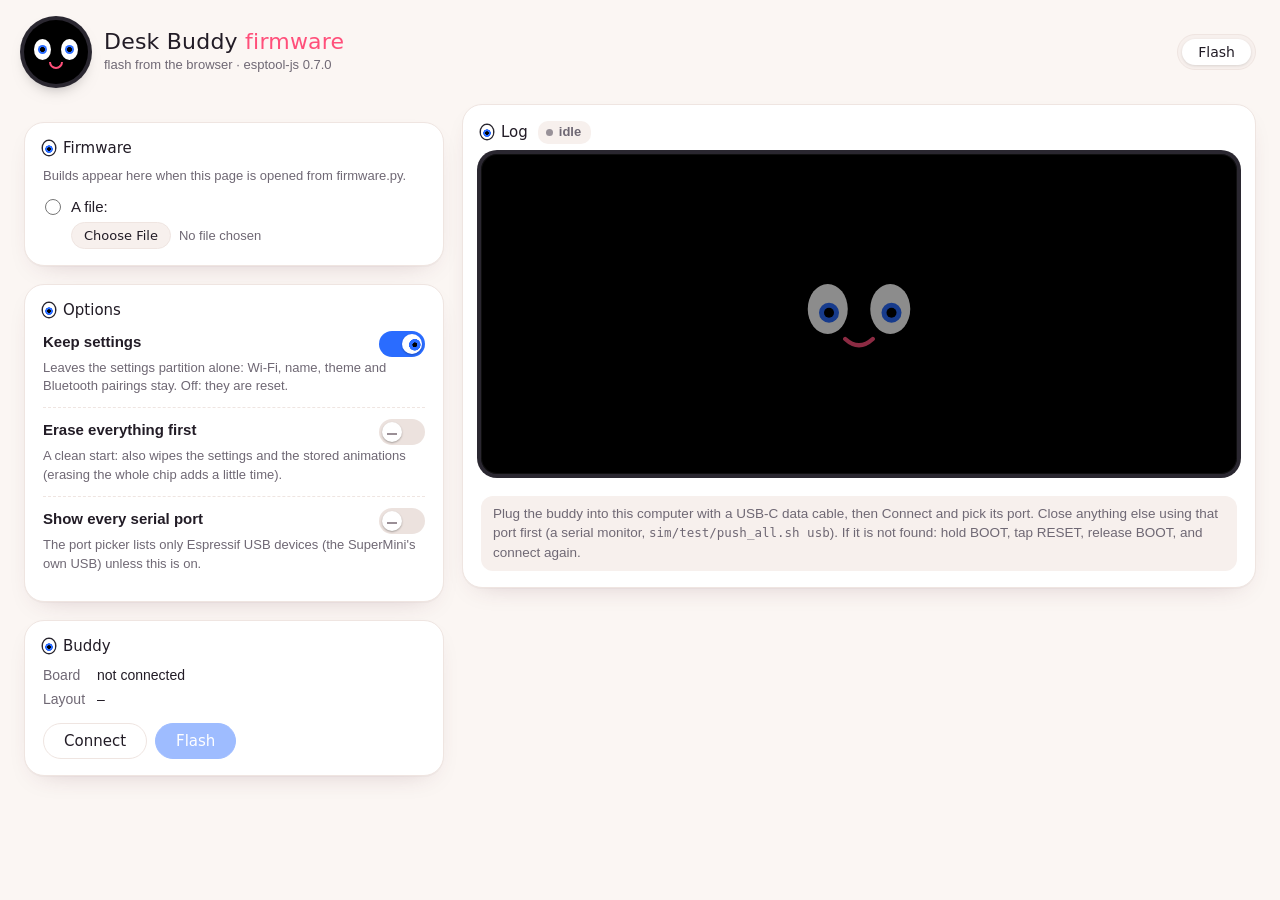
<file: tools/firmware/flash.html>
<!doctype html>
<html lang="en">
<head>
<meta charset="utf-8">
<meta name="viewport" content="width=device-width, initial-scale=1">
<title>Desk Buddy flasher</title>
<!-- Flash page: writes a full firmware image (deskbuddy_..._factory.bin) to the buddy from the
     browser over Web Serial with esptool-js (Chrome or Edge). Served by firmware.py, it lists
     the builds in out/; opened anywhere else it takes a file. -->
<link rel="stylesheet" href="style.css">
</head>
<body>
<header>
  <div class="buddy" aria-hidden="true"><span class="eye"></span><span class="eye"></span><span class="mouth"></span><span class="cheeks"></span></div>
  <div class="title"><h1>Desk Buddy <em>firmware</em></h1><span class="sub" id="sub"></span></div>
  <nav class="tabs"><a href="index.html" id="tab-build">Build</a><a href="flash.html" class="on">Flash</a><a href="wiring.html" id="tab-wiring">Wiring</a></nav>
</header>
<main>
  <div>
    <section class="card hidden" id="nosupport">
      <div class="msg err">This browser cannot talk to USB serial devices. Use Chrome or Edge on a computer.</div>
    </section>
    <section class="card">
      <h2>Firmware</h2>
      <div id="builds" class="modes"></div>
      <div class="mode" style="margin-top:10px">
        <input type="radio" name="src" value="file" id="src-file"><label for="src-file">A file:</label>
        <div class="extra"><input type="file" id="file" accept=".bin,application/octet-stream" aria-label="Firmware file"></div>
      </div>
      <div id="img-info"></div>
    </section>
    <section class="card">
      <h2>Options</h2>
      <div class="opt">
        <label class="name" for="keep">Keep settings</label>
        <span class="switch"><input type="checkbox" id="keep" role="switch" checked><span></span></span>
        <div class="help">Leaves the settings partition alone: Wi-Fi, name, theme and Bluetooth pairings stay. Off: they are reset.</div>
      </div>
      <div class="opt">
        <label class="name" for="erase">Erase everything first</label>
        <span class="switch"><input type="checkbox" id="erase" role="switch"><span></span></span>
        <div class="help">A clean start: also wipes the settings and the stored animations (erasing the whole chip adds a little time).</div>
      </div>
      <div class="opt">
        <label class="name" for="anyport">Show every serial port</label>
        <span class="switch"><input type="checkbox" id="anyport" role="switch"><span></span></span>
        <div class="help">The port picker lists only Espressif USB devices (the SuperMini's own USB) unless this is on.</div>
      </div>
    </section>
    <section class="card">
      <h2>Buddy</h2>
      <dl>
        <dt>Board</dt><dd id="d-chip">not connected</dd>
        <dt>Layout</dt><dd id="d-layout">–</dd>
      </dl>
      <div id="d-map"></div>
      <div id="d-msgs"></div>
      <div class="actions">
        <button id="connect" type="button">Connect</button>
        <button class="primary" id="flash" type="button" disabled>Flash</button>
        <button id="disconnect" type="button" class="hidden">Disconnect</button>
      </div>
      <div class="progress hidden" id="progress"><div></div></div>
    </section>
  </div>
  <section class="card logcard">
    <div class="loghead"><h2>Log</h2><span class="status" id="status">idle</span></div>
    <pre id="log"></pre>
    <div class="result" id="result">
      <div class="msg note">Plug the buddy into this computer with a USB-C data cable, then Connect and pick its port.
        Close anything else using that port first (a serial monitor, <code>sim/test/push_all.sh usb</code>).
        If it is not found: hold BOOT, tap RESET, release BOOT, and connect again.</div>
    </div>
  </section>
</main>
<script src="partmap.js"></script>
<script type="module">
const ESPTOOL = 'https://unpkg.com/esptool-js@0.7.0/bundle.js';
const ESPRESSIF_VID = 0x303a;
const $ = id => document.getElementById(id);
const q = new URLSearchParams(location.search);
let token = q.get('t') || '';
try { if (token) sessionStorage.setItem('fwb-token', token); else token = sessionStorage.getItem('fwb-token') || ''; } catch (e) {}
if (q.get('t')) { q.delete('t'); history.replaceState(null, '', location.pathname + (q.toString() ? '?' + q : '')); }
const store = {
  get(k, d) { try { const v = localStorage.getItem('fwb-' + k); return v == null ? d : JSON.parse(v); } catch (e) { return d; } },
  set(k, v) { try { localStorage.setItem('fwb-' + k, JSON.stringify(v)); } catch (e) {} },
};
function el(tag, attrs = {}, ...kids) {
  const e = document.createElement(tag);
  for (const [k, v] of Object.entries(attrs)) {
    if (k === 'class') e.className = v; else if (k === 'text') e.textContent = v;
    else if (k.startsWith('on')) e.addEventListener(k.slice(2), v); else e.setAttribute(k, v);
  }
  for (const k of kids) if (k != null) e.append(k);
  return e;
}
const kb = n => n >= 1048576 ? (n / 1048576).toFixed(2).replace(/\.?0+$/, '') + ' MB' : Math.round(n / 1024) + ' KB';
const hex = n => '0x' + n.toString(16);

// ---- log ------------------------------------------------------------------------------
const logEl = $('log');
function log(s, nl = true) {
  const atEnd = logEl.scrollTop + logEl.clientHeight >= logEl.scrollHeight - 30;
  logEl.append(s + (nl ? '\n' : ''));
  if (atEnd) logEl.scrollTop = logEl.scrollHeight;
}
const terminal = { clean() { logEl.textContent = ''; }, writeLine: s => log(s), write: s => log(s, false) };
function setStatus(s, cls = s) { const st = $('status'); st.textContent = s; st.className = 'status ' + cls; }

// ---- images and partition tables ------------------------------------------------------
/* Partition table entries (32 bytes, magic AA 50) starting at `base` in `b`. */
function parseTable(b, base) {
  const dv = new DataView(b.buffer, b.byteOffset, b.byteLength), parts = [];
  for (let o = base; o + 32 <= Math.min(b.length, base + 0xC00); o += 32) {
    if (b[o] === 0xAA && b[o + 1] === 0x50) {
      const label = new TextDecoder().decode(b.subarray(o + 12, o + 28)).replace(/\0.*$/s, '');
      parts.push({ type: b[o + 2], subtype: b[o + 3], offset: dv.getUint32(o + 4, true), size: dv.getUint32(o + 8, true), label });
    } else if (b[o] === 0xEB && b[o + 1] === 0xEB) continue;   // MD5 of the table
    else break;
  }
  return parts;
}
function describe(parts) {
  const apps = parts.filter(p => p.type === 0), fs = parts.find(p => p.type === 1 && (p.subtype === 0x82 || p.subtype === 0x83));
  if (!apps.length) return 'unknown';
  const ota = apps.some(p => p.subtype >= 0x10 && p.subtype < 0x20);
  return (ota ? 'Wi-Fi build: ' + apps.length + ' app slots of ' + kb(apps[0].size) : 'without Wi-Fi: one ' + kb(apps[0].size) + ' app slot')
    + (fs ? ', ' + kb(fs.size) + ' for animations' : '');
}
const sig = parts => JSON.stringify(parts.map(p => [p.type, p.subtype, p.offset, p.size]));
const fsOf = parts => parts.find(p => p.type === 1 && (p.subtype === 0x82 || p.subtype === 0x83));

/* A full image starts with the bootloader (0xE9) and has a partition table at 0x8000 and an app. */
function checkImage(img) {
  if (img.length < 0x9000 || img[0] !== 0xE9) return { error: 'Not a full firmware image. Pick a deskbuddy_…_factory.bin (the plain .bin is the app alone, for updates over Wi-Fi).' };
  const parts = parseTable(img, 0x8000), app = parts.find(p => p.type === 0);
  if (!app) return { error: 'No partition table at 0x8000: not a full image (pick a …_factory.bin).' };
  if (img.length <= app.offset || img[app.offset] !== 0xE9) return { error: 'The image has no app at ' + hex(app.offset) + '.' };
  if (img.length > app.offset + app.size) return { error: 'The app is larger than its partition (' + kb(img.length - app.offset) + ' > ' + kb(app.size) + ').' };
  return { parts, app };
}

/* What to write: the whole image, or everything except the settings (nvs) partition. */
function segments(img, parts, keep) {
  const nvs = parts.find(p => p.type === 1 && p.subtype === 2);
  if (!keep || !nvs || nvs.offset >= img.length) return [{ data: img, address: 0 }];
  const end = nvs.offset + nvs.size, segs = [{ data: img.slice(0, nvs.offset), address: 0 }];
  if (end < img.length) segs.push({ data: img.slice(end), address: end });
  return segs;
}

// ---- choosing the firmware ------------------------------------------------------------
let image = null, imageName = '', imageParts = null, builds = [], lib = null;

function showImage() {
  const box = $('img-info');
  box.textContent = '';
  imageParts = null;
  if (!image) return update();
  const c = checkImage(image);
  if (c.error) box.append(el('div', { class: 'msg err', text: c.error }));
  else {
    imageParts = c.parts;
    box.append(el('div', { class: 'msg note' }, el('code', { text: imageName }), ' · ' + kb(image.length) + ' · ' + describe(c.parts)));
    const map = el('div', { class: 'imgmap' });
    box.append(map);
    if (window.PartMap) PartMap.render(map, { flash_size: 4 * 1048576, partitions: c.parts }, { appUsed: image.length - c.app.offset, lib });
  }
  update();
}

async function useBuild(b) {
  image = null; imageName = b.factory;
  showImage();
  try {
    const r = await fetch('/out/' + encodeURIComponent(b.factory), { headers: { 'X-Token': token } });
    if (!r.ok) throw new Error('HTTP ' + r.status);
    image = new Uint8Array(await r.arrayBuffer());
  } catch (e) { $('img-info').append(el('div', { class: 'msg err', text: 'Could not load ' + b.factory + ': ' + e.message })); return; }
  showImage();
}

function settingsText(v) {
  if (!v) return '';
  if (v.serial) return 'USB serial only' + (v.battery === false ? ', no battery' : '');
  return [v.wifi === false ? 'no Wi-Fi' : 'Wi-Fi', v.ble === false ? 'no Bluetooth' : 'Bluetooth', v.battery === false ? 'no battery' : 'battery'].join(', ');
}

async function loadBuilds() {
  const box = $('builds');
  if (!token) { box.append(el('div', { class: 'sub', text: 'Builds appear here when this page is opened from firmware.py.' })); $('tab-build').classList.add('hidden'); $('tab-wiring').classList.add('hidden'); return; }
  let res;
  try {
    const r = await fetch('/api/builds', { headers: { 'X-Token': token } });
    if (!r.ok) throw new Error('HTTP ' + r.status);
    res = await r.json();
  } catch (e) { box.append(el('div', { class: 'sub', text: 'Could not list the builds (' + e.message + ').' })); return; }
  builds = res.builds;
  try { const r = await fetch('/api/library', { headers: { 'X-Token': token } }); if (r.ok) lib = await r.json(); } catch (e) {}
  if (!builds.length) box.append(el('div', { class: 'sub' }, 'No builds yet: make one on the ', el('a', { href: 'index.html', text: 'Build' }), ' page.'));
  const want = q.get('build');
  builds.forEach((b, i) => {
    const id = 'b-' + i, when = new Date(b.built * 1000);
    const inp = el('input', { type: 'radio', name: 'src', value: b.name, id });
    inp.addEventListener('change', () => useBuild(b));
    box.append(el('div', { class: 'mode' }, inp,
      el('label', { for: id }, el('code', { text: b.name }),
        el('div', { class: 'sub', text: settingsText(b.values) + ' · ' + kb(b.factory_bytes) + ' · ' + when.toLocaleString() }))));
  });
  const pick = builds.findIndex(b => b.name === want);
  if (builds.length) { const i = pick >= 0 ? pick : 0; $('b-' + i).checked = true; useBuild(builds[i]); }
}

$('file').addEventListener('change', async () => {
  const f = $('file').files[0];
  if (!f) return;
  $('src-file').checked = true;
  image = new Uint8Array(await f.arrayBuffer());
  imageName = f.name;
  showImage();
});
$('src-file').addEventListener('change', () => { if (!$('file').files[0]) { image = null; showImage(); $('file').click(); } else $('file').dispatchEvent(new Event('change')); });

// ---- the board ------------------------------------------------------------------------
let esp = null, transport = null, loader = null, deviceParts = null, busy = false;

function update() {
  const ready = !!loader && !!imageParts && !busy;
  $('flash').disabled = !ready;
  $('connect').classList.toggle('hidden', !!loader);
  $('connect').disabled = busy || !('serial' in navigator);
  $('disconnect').classList.toggle('hidden', !loader);
  $('disconnect').disabled = busy;
  $('keep').disabled = $('erase').checked;
  const msgs = $('d-msgs');
  msgs.textContent = '';
  if (loader && imageParts && deviceParts) {
    if (!deviceParts.length) msgs.append(el('div', { class: 'msg note', text: 'The board has no partition table yet (new or erased): everything is written.' }));
    else if (sig(deviceParts) !== sig(imageParts)) {
      const fsMoves = sig([fsOf(deviceParts) || {}]) !== sig([fsOf(imageParts) || {}]);
      msgs.append(el('div', { class: 'msg warn', text: 'This changes the partition table (' + describe(deviceParts) + ' → ' + describe(imageParts) + ').'
        + (fsMoves ? ' The animations stored on the buddy are erased: push them again afterwards (sim/test/push_all.sh usb).' : '') }));
    }
  }
  if ($('erase').checked) msgs.append(el('div', { class: 'msg warn', text: 'Erase everything first: settings, pairings and animations go.' }));
}
$('keep').addEventListener('change', () => { store.set('keep', $('keep').checked); update(); });
$('erase').addEventListener('change', update);
$('anyport').addEventListener('change', () => store.set('anyport', $('anyport').checked));

async function connect() {
  busy = true; update();
  setStatus('connecting', 'running');
  try {
    esp = esp || await import(ESPTOOL);
    const port = await navigator.serial.requestPort($('anyport').checked ? {} : { filters: [{ usbVendorId: ESPRESSIF_VID }] });
    transport = new esp.Transport(port, false);
    loader = new esp.ESPLoader({ transport, baudrate: 921600, terminal, debugLogging: false });
    const desc = await loader.main();
    const chip = loader.chip.CHIP_NAME || desc;
    if (!/ESP32-S3/i.test(chip)) throw new Error('This is an ' + chip + ', not the buddy\'s ESP32-S3.');
    let mac = '';
    try { mac = await loader.chip.readMac(loader); } catch (e) {}
    let size = '';
    try { size = await loader.detectFlashSize() || ''; } catch (e) {}
    $('d-chip').textContent = chip + (size ? ', ' + size + ' flash' : '') + (mac ? ', ' + mac : '');
    try { deviceParts = parseTable(await loader.readFlash(0x8000, 0xC00), 0); } catch (e) { deviceParts = null; log('could not read the partition table: ' + e.message); }
    $('d-layout').textContent = deviceParts ? (deviceParts.length ? describe(deviceParts) : 'empty') : 'unknown';
    if (deviceParts && deviceParts.length && window.PartMap) PartMap.render($('d-map'), { flash_size: 4 * 1048576, partitions: deviceParts }, { compact: true });
    setStatus('connected', 'ok');
  } catch (e) {
    const m = String(e && e.message || e);
    if (/No port selected/i.test(m)) setStatus('idle');
    else {
      setStatus('failed');
      log('error: ' + m);
      if (/open/i.test(m)) log('The port is busy: close anything else using it (serial monitor, push_all.sh, PlatformIO upload) and try again.');
      else log('Not answering? Hold BOOT, tap RESET, release BOOT, then Connect again.');
    }
    await disconnect(true);
  }
  busy = false; update();
}

async function disconnect(quiet) {
  try { if (transport) await transport.disconnect(); } catch (e) {}
  transport = null; loader = null; deviceParts = null;
  $('d-map').textContent = '';
  if (!quiet) { $('d-chip').textContent = 'not connected'; $('d-layout').textContent = '–'; setStatus('idle'); }
  update();
}

async function flash() {
  if (!loader || !imageParts) return;
  const erase = $('erase').checked, segs = segments(image, imageParts, $('keep').checked && !erase);
  const total = segs.reduce((n, s) => n + s.data.length, 0), done = [0];
  for (const s of segs) done.push(done[done.length - 1] + s.data.length);
  busy = true; update();
  const bar = $('progress');
  bar.classList.remove('hidden');
  bar.firstElementChild.style.width = '0%';
  setStatus('flashing', 'running');
  log('writing ' + imageName + ': ' + segs.map(s => hex(s.address) + '..' + hex(s.address + s.data.length)).join(', ') + (erase ? ' (after erasing everything)' : ''));
  try {
    await loader.writeFlash({
      fileArray: segs, flashMode: 'keep', flashFreq: 'keep', flashSize: 'keep', eraseAll: erase, compress: true,
      reportProgress(i, written, all) {
        const pct = (done[i] + segs[i].data.length * (all ? written / all : 0)) / total * 100;
        bar.firstElementChild.style.width = pct.toFixed(1) + '%';
        setStatus('flashing ' + Math.floor(pct) + '%', 'running');
      },
    });
    bar.firstElementChild.style.width = '100%';
    log('restarting the buddy');
    try { await loader.after('hard_reset'); } catch (e) { log('reset: ' + e.message + ' (press RESET on the board)'); }
    setStatus('done', 'ok');
    $('result').textContent = '';
    $('result').append(el('div', { class: 'msg note', text: 'Flashed. The buddy restarts with the new firmware.' + (erase ? ' It starts empty: set it up again and push the animations.' : '') }));
    await disconnect(true);
    $('d-chip').textContent = 'not connected';
    $('d-layout').textContent = '–';
  } catch (e) {
    setStatus('failed');
    log('error: ' + (e && e.message || e));
    log('Nothing is lost by trying again: Connect and Flash. If the buddy does not start, flash with "Erase everything first".');
  }
  busy = false; update();
}

$('connect').addEventListener('click', connect);
$('disconnect').addEventListener('click', () => disconnect(false));
$('flash').addEventListener('click', flash);

if (!('serial' in navigator)) $('nosupport').classList.remove('hidden');
$('keep').checked = store.get('keep', true);
$('anyport').checked = store.get('anyport', false);
$('sub').textContent = 'flash from the browser · esptool-js 0.7.0';
update();
loadBuilds();
window.flasher = { parseTable, checkImage, segments, describe };   // for tests
</script>
</body>
</html>
</file>
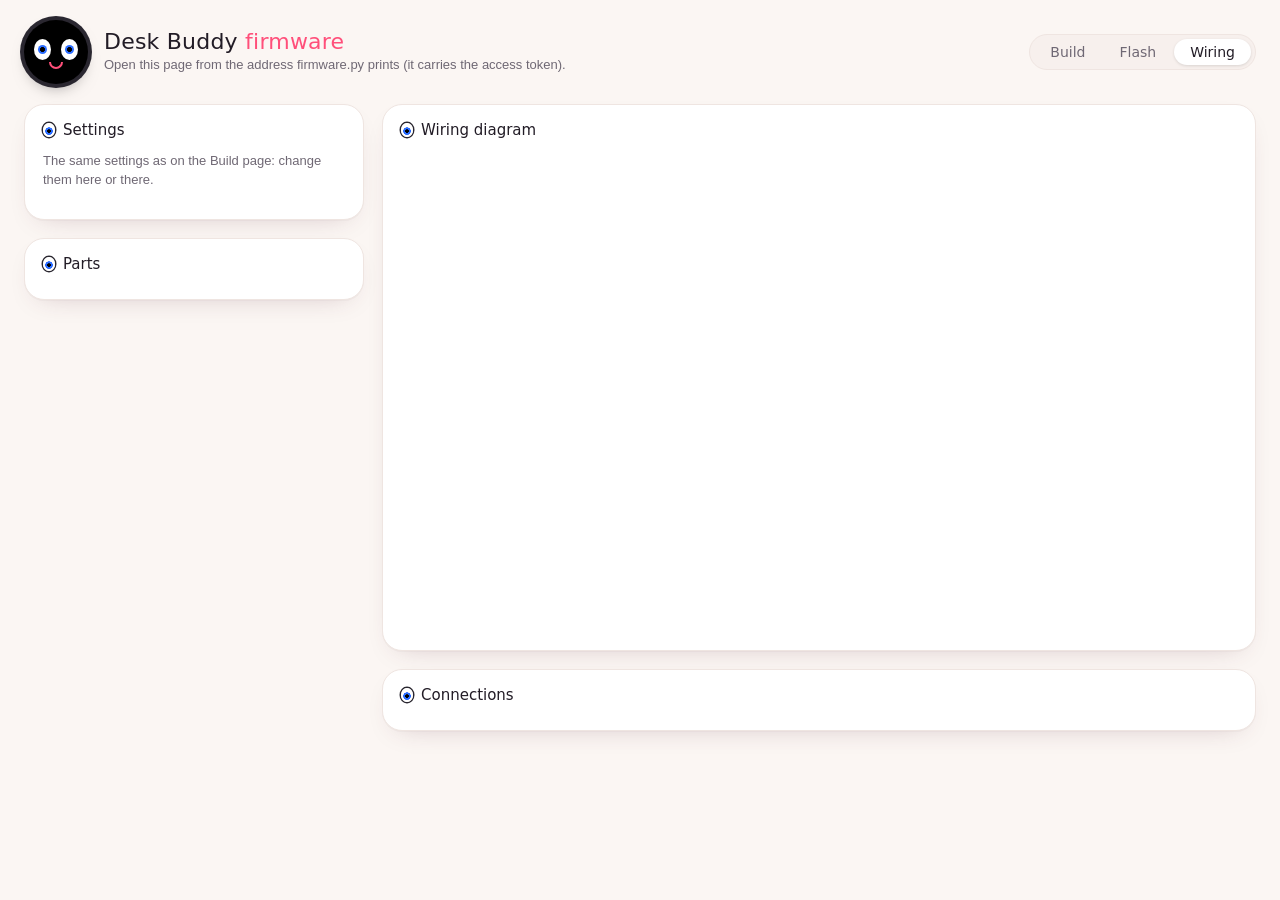
<file: tools/firmware/wiring.html>
<!doctype html>
<html lang="en">
<head>
<meta charset="utf-8">
<meta name="viewport" content="width=device-width, initial-scale=1">
<title>Desk Buddy wiring</title>
<!-- Wiring page, served by firmware.py: what to connect to what for the selected settings.
     The pins come from the firmware (header defaults, platformio.ini, the settings' -D flags)
     through POST /api/wiring, so a pin change in the build shows up here. Source of the
     circuit: hardware/PINOUT.md. -->
<link rel="stylesheet" href="style.css">
<style>
  :root { --gnd: #2b2f36; --pcb-ink: #f2f5f8; }
  @media (prefers-color-scheme: dark) { :root { --gnd: #a3acb8; } }
  .wiring-main { grid-template-columns: minmax(260px, 340px) 1fr; }
  @media (max-width: 860px) { .wiring-main { grid-template-columns: 1fr; } }
  .diagram { width: 100%; height: auto; display: block; }
  .diagram-scroll { overflow-x: auto; }
  @media (max-width: 700px) { .diagram { min-width: 720px; } }
  .diagram text { font: 13px var(--round, -apple-system, BlinkMacSystemFont, "Segoe UI", Roboto, sans-serif); fill: var(--ink); }
  .diagram text.m { fill: var(--muted); font-size: 12px; }
  .diagram text.pcb { fill: var(--pcb-ink); font-weight: 600; }
  .diagram text.pin { font: 12px ui-monospace, SFMono-Regular, Menlo, monospace; fill: var(--pcb-ink); }
  .diagram text.wl { font: 600 12px ui-monospace, SFMono-Regular, Menlo, monospace; }
  .diagram .sym { stroke: var(--ink); fill: none; stroke-width: 2; }
  .diagram .symf { stroke: var(--ink); fill: var(--card); stroke-width: 2; }
  table.conn { width: 100%; border-collapse: collapse; font-size: 14px; }
  table.conn th, table.conn td { text-align: left; padding: 6px 8px; border-top: 1px solid var(--line); vertical-align: top; }
  table.conn th { color: var(--muted); font-weight: 600; font-size: 12px; text-transform: uppercase; letter-spacing: .05em; border-top: 0; }
  table.conn td.grp { font-weight: 700; padding-top: 14px; border-top: 0; }
  table.conn .check { color: var(--muted); font-size: 13px; }
  .dot { display: inline-block; width: 10px; height: 10px; border-radius: 50%; margin-right: 6px; vertical-align: 0; }
  .tablewrap { overflow-x: auto; }
  ul.parts { margin: 0; padding-left: 18px; }
  ul.parts li { margin: 3px 0; }
  .opt.compact { padding: 7px 0; }
</style>
</head>
<body>
<header>
  <div class="buddy" aria-hidden="true"><span class="eye"></span><span class="eye"></span><span class="mouth"></span><span class="cheeks"></span></div>
  <div class="title"><h1>Desk Buddy <em>firmware</em></h1><span class="sub" id="sub">what to connect to what</span></div>
  <nav class="tabs"><a href="index.html">Build</a><a href="flash.html">Flash</a><a href="wiring.html" class="on">Wiring</a></nav>
</header>
<main class="wiring-main">
  <div>
    <section class="card">
      <h2>Settings</h2>
      <div id="opts"></div>
      <div id="msgs"></div>
      <p class="sub">The same settings as on the Build page: change them here or there.</p>
    </section>
    <section class="card">
      <h2>Parts</h2>
      <ul class="parts" id="parts"></ul>
    </section>
  </div>
  <div>
    <section class="card">
      <h2>Wiring diagram</h2>
      <div class="diagram-scroll"><svg class="diagram" id="svg" viewBox="0 0 1000 580" role="img" aria-label="Wiring diagram"></svg></div>
      <div id="notes"></div>
    </section>
    <section class="card">
      <h2>Connections</h2>
      <div class="tablewrap"><table class="conn" id="conn"></table></div>
    </section>
  </div>
</main>
<script>
(() => {
  const $ = id => document.getElementById(id);
  const q = new URLSearchParams(location.search);
  let token = q.get('t') || '';
  try { if (token) sessionStorage.setItem('fwb-token', token); else token = sessionStorage.getItem('fwb-token') || ''; } catch (e) {}
  if (q.get('t')) history.replaceState(null, '', location.pathname);
  const store = {
    get(k, d) { try { const v = localStorage.getItem('fwb-' + k); return v == null ? d : JSON.parse(v); } catch (e) { return d; } },
    set(k, v) { try { localStorage.setItem('fwb-' + k, JSON.stringify(v)); } catch (e) {} },
  };
  async function api(path, body) {
    const r = await fetch(path, { method: body === undefined ? 'GET' : 'POST',
      headers: { 'X-Token': token, ...(body === undefined ? {} : { 'Content-Type': 'application/json' }) },
      body: body === undefined ? undefined : JSON.stringify(body) });
    const j = await r.json().catch(() => ({}));
    if (!r.ok) throw new Error(j.error || ('HTTP ' + r.status));
    return j;
  }
  function el(tag, attrs = {}, ...kids) {
    const e = document.createElement(tag);
    for (const [k, v] of Object.entries(attrs)) {
      if (k === 'class') e.className = v; else if (k === 'text') e.textContent = v;
      else if (k === 'style') e.setAttribute('style', v); else e.setAttribute(k, v);
    }
    for (const k of kids) if (k != null) e.append(k);
    return e;
  }

  // ---- settings (shared with the Build page through localStorage) ------------------------
  let doc = null, values = {}, cur = null;
  const ctls = {};
  function renderOptions() {
    const box = $('opts');
    box.textContent = '';
    for (const o of doc.options.filter(o => o.type === 'bool')) {
      const inp = el('input', { type: 'checkbox', id: 'o-' + o.id, role: 'switch' });
      inp.addEventListener('change', () => { values[o.id] = inp.checked; changed(); });
      const note = el('span', { class: 'badge hidden' });
      const name = el('label', { class: 'name', for: 'o-' + o.id, text: o.label }, note);
      ctls[o.id] = { o, inp, note };
      box.append(el('div', { class: 'opt compact' }, name, el('span', { class: 'switch' }, inp, el('span'))));
    }
  }
  function applyForced() {
    for (const [id, { o, inp, note }] of Object.entries(ctls)) {
      const by = cur.forced[id];
      inp.checked = !!(by ? cur.values[id] : values[id]);
      inp.disabled = !o.supported || !!by;
      note.textContent = by ? 'set by ' + by : !o.supported ? 'needs firmware support' : '';
      note.classList.toggle('hidden', !note.textContent);
    }
  }
  let seq = 0;
  async function changed() {
    store.set('values', values);
    const mine = ++seq;
    let res;
    try { res = await api('/api/wiring', { values }); } catch (e) { if (mine === seq) { $('msgs').textContent = ''; $('msgs').append(el('div', { class: 'msg err', text: e.message })); } return; }
    if (mine !== seq) return;                    // a newer change is on its way: drop this answer
    cur = res;
    applyForced();
    const msgs = $('msgs');
    msgs.textContent = '';
    for (const e of cur.errors) msgs.append(el('div', { class: 'msg err', text: e }));
    render(model(cur));
  }

  // ---- the circuit for a build -----------------------------------------------------------
  const C = { vcc: '#e5484d', gnd: 'var(--gnd)', scl: '#f5b301', sda: '#3b82f6', dc: '#22c55e', cs: '#f97316', rst: '#a855f7',
              v5: '#e5484d', bat: '#14b8a6', chrg: '#ec4899', stdby: '#06b6d4' };
  const pinName = n => 'GPIO ' + n;

  /* Everything the page shows, from the resolved macros: which parts, which wires, notes. */
  function model(w) {
    const m = w.macros, battery = m.BUDDY_BATTERY !== 0;
    const chrg = battery && m.BAT_CHRG_PIN >= 0, stdby = battery && m.BAT_STDBY_PIN >= 0;
    const display = [
      ['VCC', '3V3', C.vcc, battery ? 'or 5V; on a battery 3V3 is better' : 'or 5V (the display has its own regulator)'],
      ['GND', 'GND', C.gnd, ''],
      ['SCL', m.TFT_SCLK, C.scl, 'SPI clock'],
      ['SDA', m.TFT_MOSI, C.sda, 'SPI data'],
      ['DC', m.TFT_DC, C.dc, 'data / command'],
      ['CS', m.TFT_CS, C.cs, 'chip select'],
      ['RST', m.TFT_RST, C.rst, 'reset'],
    ].map(([from, to, color, note]) => ({ from, to: typeof to === 'number' ? (to >= 0 ? pinName(to) : null) : to, color, note }));
    const groups = [{ name: 'Display (7 wires)', rows: display.filter(r => r.to).map(r => ({ from: 'display ' + r.from, to: 'SuperMini ' + r.to, color: r.color, note: r.note })),
      check: 'Flash the firmware: the screen shows a face, or "no animations" on a new board.' }];
    for (const r of display.filter(r => !r.to)) groups[0].rows.push({ from: 'display ' + r.from, to: 'not connected', color: r.color, note: 'the firmware does not use it (-1)' });
    if (battery) {
      groups.push({ name: 'Power from the battery', check: 'Unplug USB from the SuperMini: the buddy keeps running. Charge through the charger\'s USB-C.', rows: [
        { from: 'LiPo +', to: 'charger B+', color: C.v5, note: 'mind the polarity' },
        { from: 'LiPo −', to: 'charger B−', color: C.gnd, note: '' },
        { from: 'charger OUT+', to: '1N5817 anode (no band)', color: C.v5, note: 'an on/off slide switch can go in this wire' },
        { from: '1N5817 cathode (band)', to: 'SuperMini 5V', color: C.v5, note: 'so USB on the SuperMini cannot back-feed the cell' },
        { from: 'charger OUT−', to: 'SuperMini GND', color: C.gnd, note: '' },
      ] });
      groups.push({ name: 'Battery level (divider on ' + pinName(m.BAT_PIN) + ')', check: '"status" (serial console or app) shows the battery, e.g. 64% (3912 mV). Calibrate with "battery cal <mV>".', rows: [
        { from: 'charger B+ (the cell +)', to: '100 kΩ → ' + pinName(m.BAT_PIN), color: C.bat, note: 'the cell itself, not the 5V pin' },
        { from: pinName(m.BAT_PIN), to: '100 kΩ → GND', color: C.bat, note: 'halves the cell voltage' },
        { from: pinName(m.BAT_PIN), to: '100 nF → GND', color: C.bat, note: 'optional, steadies the reading' },
      ] });
    }
    if (chrg || stdby) {
      const rows = [];
      if (chrg) rows.push({ from: pinName(m.BAT_CHRG_PIN), to: 'BAT54 anode; cathode (band) → charger CHRG pad', color: C.chrg, note: 'low while charging' });
      if (stdby) rows.push({ from: pinName(m.BAT_STDBY_PIN), to: 'BAT54 anode; cathode (band) → charger STDBY pad', color: C.stdby, note: 'low once full' });
      groups.push({ name: 'Charging status (2 diodes)', rows,
        check: 'Plug in the charger\'s USB-C: within 2 s "status" says charging and the apps show a bolt. "alerts test plugged" plays a charging animation. CHRG / STDBY: the TP4056\'s pins 7 / 6, or the LED side of the red / green LED resistors.' });
    }
    const parts = [
      ['ESP32-S3 SuperMini', 1], ['GC9A01 1.28″ round TFT module, 240 × 240, 7-pin', 1], ['silicone wire 28–30 AWG, ~10 cm', 7 + (battery ? 6 : 0)], ['heat-shrink, small', 7],
    ];
    if (battery) parts.push(['1-cell LiPo 3.7 V (runtime ≈ mAh / 100 hours)', 1], ['TP4056 + DW01 charger module, USB-C', 1], ['resistor 100 kΩ 1 %', 2],
      ['capacitor 100 nF (optional)', 1], ['Schottky diode 1N5817 or SS14', 1], ['slide switch (optional)', 1]);
    if (chrg || stdby) parts.push(['Schottky diode BAT54, BAT43 or 1N5817', (chrg ? 1 : 0) + (stdby ? 1 : 0)]);
    const notes = [];
    if (!battery) notes.push('USB power: the buddy runs from the SuperMini\'s USB-C (any USB charger or computer).');
    if (battery && !(chrg || stdby)) notes.push('Charging status is off: no wires to the charger\'s CHRG / STDBY pads (no charging animations).');
    notes.push(w.wifi_build || m.BUDDY_BLE !== 0 ? 'Wi-Fi and Bluetooth are inside the SuperMini: nothing to wire.' :
      'USB serial only: the USB-C cable is also how you control it, update it and give it animations.');
    return { m, battery, chrg, stdby, display, groups, parts, notes };
  }

  // ---- drawing ----------------------------------------------------------------------------
  const esc = s => String(s).replace(/[&<>"]/g, c => ({ '&': '&amp;', '<': '&lt;', '>': '&gt;', '"': '&quot;' }[c]));
  const T = (x, y, s, cls = '', anchor = 'start', extra = '') => `<text x="${x}" y="${y}" class="${cls}" text-anchor="${anchor}" ${extra}>${esc(s)}</text>`;
  const wire = (x1, y1, x2, y2, col, dash) => `<line x1="${x1}" y1="${y1}" x2="${x2}" y2="${y2}" stroke="${col}" stroke-width="4" stroke-linecap="round"${dash ? ' stroke-dasharray="6 6"' : ''}/>`;
  const pad = (x, y) => `<circle cx="${x}" cy="${y}" r="6" fill="#d9b44a" stroke="#7a5c00" stroke-width="2"/>`;
  /* Diode on a horizontal wire from x1 to x2; current flows towards `to` ('l' or 'r'), the band is there. */
  function diode(x1, x2, y, to, col, label) {
    const a = to === 'l' ? x2 : x1, b = to === 'l' ? x1 : x2;
    return `<polygon points="${a},${y - 10} ${a},${y + 10} ${b},${y}" fill="${col}" stroke="var(--ink)" stroke-width="1.5"/>`
      + `<line x1="${b}" y1="${y - 11}" x2="${b}" y2="${y + 11}" stroke="var(--ink)" stroke-width="4"/>` + T((x1 + x2) / 2, y - 16, label, 'm', 'middle');
  }
  const resistor = (x, y1, y2, label) => `<rect x="${x - 8}" y="${y1}" width="16" height="${y2 - y1}" rx="2" class="symf"/>` + T(x + 14, (y1 + y2) / 2 + 4, label, 'm');
  const ground = (x, y) => `<line x1="${x}" y1="${y - 8}" x2="${x}" y2="${y}" class="sym"/><line x1="${x - 11}" y1="${y}" x2="${x + 11}" y2="${y}" class="sym"/>`
    + `<line x1="${x - 7}" y1="${y + 5}" x2="${x + 7}" y2="${y + 5}" class="sym"/><line x1="${x - 3}" y1="${y + 10}" x2="${x + 3}" y2="${y + 10}" class="sym"/>`;

  function render(md) {
    const { m, battery, chrg, stdby, display } = md;
    const L = [150, 190, 230, 270, 310, 350, 390];                       // display / left pin rows
    const R = { v5: 130, gnd: 165, bat: 275, chrg: 380, stdby: 420 };   // battery / right pin rows
    let s = '';
    // display module
    s += `<circle cx="130" cy="270" r="108" fill="#16324f"/><circle cx="130" cy="270" r="88" fill="#05070a" stroke="#3a4757" stroke-width="3"/>`;
    s += `<ellipse cx="102" cy="258" rx="13" ry="17" fill="#fff"/><ellipse cx="158" cy="258" rx="13" ry="17" fill="#fff"/>`
       + `<circle cx="104" cy="260" r="7" fill="#2a6cff"/><circle cx="160" cy="260" r="7" fill="#2a6cff"/>`
       + `<path d="M108 296 Q130 314 152 296" stroke="#ff4f7a" stroke-width="5" fill="none" stroke-linecap="round"/>`;
    s += `<rect x="236" y="134" width="30" height="272" rx="6" fill="#16324f"/>`;
    s += T(130, 405, 'GC9A01 round display', '', 'middle', 'font-weight="600"') + T(130, 423, '1.28″, 240 × 240', 'm', 'middle');
    // SuperMini
    s += `<rect x="452" y="44" width="76" height="30" rx="9" fill="#b9c1ca" stroke="#7d8792" stroke-width="2"/>` + T(490, 36, 'USB-C', 'm', 'middle');
    s += `<rect x="390" y="66" width="200" height="${battery ? 390 : 370}" rx="12" fill="#1c2a3a" stroke="#3d5168" stroke-width="2"/>`;
    s += T(490, 102, 'ESP32-S3', 'pcb', 'middle') + T(490, 120, 'SuperMini', 'pcb', 'middle');
    // display wires
    display.forEach((r, i) => {
      const y = L[i];
      s += pad(262, y) + T(276, y - 8, r.from, 'wl', 'start', `fill="${r.color.startsWith('var') ? 'var(--muted)' : r.color}"`);
      if (r.to) s += wire(262, y, 390, y, r.color) + pad(390, y) + T(402, y + 4, r.to.replace('GPIO ', 'GPIO '), 'pin');
      else s += T(330, y + 4, 'not connected', 'm', 'middle');
    });
    if (!battery) {
      s += `<line x1="610" y1="59" x2="540" y2="59" stroke="var(--muted)" stroke-width="2"/><polygon points="534,59 546,53 546,65" fill="var(--muted)"/>`;
      s += T(620, 56, 'powered over USB-C', '', 'start', 'font-weight="600"') + T(620, 74, 'nothing else to wire', 'm');
    } else {
      // charger module
      const cx = 790;                                                   // charger's left edge
      s += `<rect x="848" y="76" width="64" height="26" rx="8" fill="#b9c1ca" stroke="#7d8792" stroke-width="2"/>` + T(880, 68, 'USB-C (charging)', 'm', 'middle');
      s += `<rect x="${cx}" y="98" width="180" height="352" rx="10" fill="#1d4f9c" stroke="#3a6cc0" stroke-width="2"/>`;
      s += T(880, 262, 'TP4056 + DW01', 'pcb', 'middle') + T(880, 280, 'charger', 'pcb', 'middle');
      const lp = [['OUT+', R.v5], ['OUT−', R.gnd]].concat(chrg ? [['CHRG', R.chrg]] : []).concat(stdby ? [['STDBY', R.stdby]] : []);
      for (const [n, y] of lp) s += pad(cx, y) + T(cx + 12, y + 4, n, 'pin');
      s += pad(830, 450) + pad(930, 450) + T(830, 438, 'B+', 'pin', 'middle') + T(930, 438, 'B−', 'pin', 'middle');
      // LiPo
      s += `<rect x="790" y="500" width="180" height="58" rx="10" fill="#e8b84a" stroke="#9a7420" stroke-width="2"/>` + T(880, 534, 'LiPo 3.7 V', '', 'middle', 'font-weight="700" fill="#3b2a00"');
      s += wire(830, 500, 830, 450, C.v5) + wire(930, 500, 930, 450, C.gnd) + T(816, 480, '+', 'wl', 'middle', `fill="${C.v5}"`) + T(944, 480, '−', 'wl', 'middle');
      // 5V through the 1N5817, GND
      s += pad(590, R.v5) + T(578, R.v5 + 4, '5V', 'pin', 'end') + wire(590, R.v5, cx, R.v5, C.v5) + diode(670, 710, R.v5, 'l', C.v5, '1N5817');
      s += pad(590, R.gnd) + T(578, R.gnd + 4, 'GND', 'pin', 'end') + wire(590, R.gnd, cx, R.gnd, C.gnd);
      // divider on BAT_PIN: B+ -[100k]- node -[100k]- GND
      const x = 670, y = R.bat;
      s += pad(590, y) + T(578, y + 4, pinName(m.BAT_PIN), 'pin', 'end') + wire(590, y, x, y, C.bat) + `<circle cx="${x}" cy="${y}" r="5" fill="${C.bat}"/>`;
      s += T(x, 194, 'to charger B+', 'wl', 'middle', `fill="${C.bat}"`) + wire(x, 202, x, 212, C.bat) + resistor(x, 212, 248, '100 kΩ') + wire(x, 248, x, y, C.bat);
      s += wire(x, y, x, 300, C.bat) + resistor(x, 300, 334, '100 kΩ') + ground(x, 344);
      s += T(x + 14, 338, '(+100 nF)', 'm');
      // charging status through BAT54s, band at the charger
      if (chrg) s += pad(590, R.chrg) + T(578, R.chrg + 4, pinName(m.BAT_CHRG_PIN), 'pin', 'end') + wire(590, R.chrg, cx, R.chrg, C.chrg) + diode(690, 730, R.chrg, 'r', C.chrg, 'BAT54');
      if (stdby) s += pad(590, R.stdby) + T(578, R.stdby + 4, pinName(m.BAT_STDBY_PIN), 'pin', 'end') + wire(590, R.stdby, cx, R.stdby, C.stdby) + diode(690, 730, R.stdby, 'r', C.stdby, 'BAT54');
    }
    $('svg').setAttribute('viewBox', '0 0 1000 ' + (battery ? 580 : 460));
    $('svg').innerHTML = s;
    // table
    const t = $('conn');
    t.textContent = '';
    t.append(el('tr', {}, el('th', { text: 'From' }), el('th', { text: 'To' }), el('th', { text: 'Notes' })));
    for (const g of md.groups) {
      t.append(el('tr', {}, el('td', { class: 'grp', colspan: '3', text: g.name })));
      for (const r of g.rows) t.append(el('tr', {}, el('td', {}, el('span', { class: 'dot', style: 'background:' + r.color }), r.from), el('td', { text: r.to }), el('td', { text: r.note })));
      if (g.check) t.append(el('tr', {}, el('td', { class: 'check', colspan: '3', text: 'Check: ' + g.check })));
    }
    $('parts').textContent = '';
    for (const [name, n] of md.parts) $('parts').append(el('li', { text: n + ' × ' + name }));
    $('notes').textContent = '';
    for (const n of md.notes) $('notes').append(el('div', { class: 'msg note', text: n }));
  }

  (async () => {
    if (!token) { $('sub').textContent = 'Open this page from the address firmware.py prints (it carries the access token).'; return; }
    let info;
    try { info = await api('/api/options'); } catch (e) { $('sub').textContent = 'Cannot reach firmware.py: ' + e.message; return; }
    doc = info.doc;
    const saved = store.get('values', {});
    for (const o of doc.options) values[o.id] = o.supported && typeof saved[o.id] === typeof o.default ? saved[o.id] : o.default;
    renderOptions();
    await changed();
  })();
  window.wiring = { model };   // for tests
})();
</script>
</body>
</html>
</file>
<file: tools/firmware/style.css>
/* Shared by index.html (Build) and flash.html (Flash).
 * Dressed as the desk buddy: its face colours (white eyes, blue iris, pink mouth,
 * blush), the black round screen, and the cyan ring of its loading screen. The
 * buddy in the header reacts to the job's #status (idle / running / ok / failed /
 * stopped) with :has(), so the pages' scripts need not know about it. */
:root {
  --bg: #fbf6f3; --card: #ffffff; --ink: #221c26; --muted: #6f6874; --line: #efe5e1;
  --accent: #2a6cff; --accent-ink: #ffffff; --pink: #ff4f7a; --blush: #ff8fa3;
  --ok: #1e9e52; --warn: #a86400; --warn-bg: #fff2dc; --err: #d0313f; --err-bg: #fde7ea;
  --code: #f7f0ed; --track: #ece2de; --cyan: #00b8d9;
  --screen: #000000; --bezel: #2a2730; --log-ink: #d8dde4;
  --shadow: 0 1px 0 rgba(60, 30, 40, .03), 0 10px 28px -16px rgba(90, 40, 60, .28);
  --round: "Arial Rounded MT Bold", ui-rounded, "SF Pro Rounded", "Nunito", system-ui, sans-serif;
  color-scheme: light;
}
@media (prefers-color-scheme: dark) {
  :root {
    --bg: #07080a; --card: #121419; --ink: #eef0f4; --muted: #9aa1ad; --line: #23262e;
    --accent: #5b8dff; --accent-ink: #0a1020; --pink: #ff6b8e; --blush: #ff8fa3;
    --ok: #3ccf7a; --warn: #f0b24a; --warn-bg: #2b2112; --err: #ff6b78; --err-bg: #331a1e;
    --code: #1a1d24; --track: #262a33; --cyan: #2fe6ff;
    --screen: #000000; --bezel: #2c2f38; --log-ink: #cfd6de;
    --shadow: 0 0 0 1px rgba(255, 255, 255, .02), 0 12px 30px -18px rgba(0, 0, 0, .8);
    color-scheme: dark;
  }
}
* { box-sizing: border-box; }
body {
  margin: 0; background: var(--bg); color: var(--ink);
  font: 15px/1.45 -apple-system, BlinkMacSystemFont, "Segoe UI", Roboto, sans-serif;
  accent-color: var(--accent);
}
a { color: var(--accent); }

/* ---- header: the buddy, the title, the tabs ---------------------------------------- */
header { padding: 20px 24px 8px; display: flex; align-items: center; gap: 16px; flex-wrap: wrap; }
.title { display: flex; flex-direction: column; gap: 1px; min-width: 0; margin-right: auto; }
h1 { font: 22px/1.15 var(--round); margin: 0; letter-spacing: .01em; }
h1 em { font-style: normal; color: var(--pink); }
.sub { color: var(--muted); font-size: 13px; }
nav.tabs { display: flex; gap: 2px; padding: 4px; border-radius: 999px; background: var(--code); border: 1px solid var(--line); }
nav.tabs a { padding: 5px 16px; border-radius: 999px; color: var(--muted); text-decoration: none; font: 14px var(--round); }
nav.tabs a.on { background: var(--card); color: var(--ink); box-shadow: 0 1px 3px rgba(0, 0, 0, .12); }
nav.tabs a:hover:not(.on) { color: var(--ink); }

/* The buddy: a 64 px round screen with the simulator's face scaled down (eyes at
   x 70 / 170, y 112 of 240; iris and pupil; the pink smile; blush). */
.buddy { position: relative; flex: none; width: 64px; height: 64px; border-radius: 50%; background: var(--screen);
  box-shadow: 0 0 0 4px var(--bezel), 0 8px 18px -8px rgba(0, 0, 0, .55); }
.buddy .eye { position: absolute; top: 19px; width: 17px; height: 21px; margin-left: -8.5px; border-radius: 50%;
  background: #fff; overflow: hidden; animation: buddy-blink 5.2s infinite;
  transition: height .25s, top .25s, border-radius .25s, background .25s; }
.buddy .eye:nth-child(1) { left: 18.7px; }
.buddy .eye:nth-child(2) { left: 45.3px; animation-delay: .04s; }
.buddy .eye::before { content: ""; position: absolute; inset: 0 0 auto 0; height: var(--lid, 0%); background: var(--screen); z-index: 1; transition: height .3s; }
.buddy .eye::after { content: ""; position: absolute; left: 50%; top: 50%; width: 9px; height: 9px; margin: -4.5px 0 0 -4.5px; border-radius: 50%;
  background: radial-gradient(circle, #000 0 2.2px, #2a6cff 2.6px); animation: buddy-look 9s infinite; transition: opacity .2s; }
.buddy .mouth { position: absolute; left: 50%; top: 42px; width: 14px; height: 7px; margin-left: -7px;
  border: 2.5px solid #ff4f7a; border-top: 0; border-radius: 0 0 10px 10px; transition: all .3s; }
.buddy .cheeks::before, .buddy .cheeks::after { content: ""; position: absolute; top: 43px; width: 9px; height: 5px; border-radius: 50%;
  background: #ff8fa3; opacity: 0; transition: opacity .3s; }
.buddy .cheeks::before { left: 8px; }
.buddy .cheeks::after { right: 8px; }
/* the loading ring, as on the buddy while it takes an upload */
.buddy::before, .buddy::after { content: ""; position: absolute; inset: -9px; border-radius: 50%; opacity: 0; transition: opacity .3s;
  -webkit-mask: radial-gradient(farthest-side, transparent calc(100% - 3.5px), #000 calc(100% - 3px));
          mask: radial-gradient(farthest-side, transparent calc(100% - 3.5px), #000 calc(100% - 3px)); }
.buddy::before { background: var(--track); }
.buddy::after { background: conic-gradient(var(--cyan) 0 70deg, transparent 70deg); animation: buddy-spin 1s linear infinite; }

@keyframes buddy-blink { 0%, 93%, 100% { transform: scaleY(1); } 96% { transform: scaleY(.1); } }
@keyframes buddy-look {
  0%, 28%, 100% { transform: translate(0, 1px); } 34%, 48% { transform: translate(-3.5px, 1px); }
  54%, 68% { transform: translate(3.5px, 0); } 74%, 86% { transform: translate(1px, 3px); }
}
@keyframes buddy-spin { to { transform: rotate(360deg); } }

/* working: eyes on the log, mouth set, the ring spins */
:root:has(#status.running) .buddy::before, :root:has(#status.running) .buddy::after { opacity: 1; }
:root:has(#status.running) .buddy .eye::after { animation: none; transform: translate(3px, 3px); }
:root:has(#status.running) .buddy .mouth { width: 10px; height: 0; margin-left: -5px; top: 45px; border-bottom-width: 2.5px; border-radius: 2px; }
/* done: happy squint, a big smile, blush */
:root:has(#status.ok) .buddy .eye { top: 24px; height: 17px; background: transparent; border: 3.5px solid #fff;
  border-bottom-color: transparent; border-left-color: transparent; border-right-color: transparent; animation: none; }
:root:has(#status.ok) .buddy .eye::after { opacity: 0; }
:root:has(#status.ok) .buddy .mouth { width: 20px; height: 10px; margin-left: -10px; top: 40px; border-width: 3px; border-top: 0; }
:root:has(#status.ok) .buddy .cheeks::before, :root:has(#status.ok) .buddy .cheeks::after { opacity: .9; }
/* failed or stopped: droopy lids, looking down, a frown */
:root:has(#status.failed) .buddy .eye, :root:has(#status.stopped) .buddy .eye { --lid: 42%; }
:root:has(#status.failed) .buddy .eye::after, :root:has(#status.stopped) .buddy .eye::after { animation: none; transform: translate(0, 4px); }
:root:has(#status.failed) .buddy .mouth, :root:has(#status.stopped) .buddy .mouth {
  top: 44px; border: 2.5px solid #ff4f7a; border-bottom: 0; border-radius: 10px 10px 0 0; }
@media (prefers-reduced-motion: reduce) {
  .buddy .eye, .buddy .eye::after { animation: none !important; }
  .buddy::after { animation: none; }
}

/* ---- layout and cards --------------------------------------------------------------- */
main { display: grid; grid-template-columns: minmax(300px, 420px) 1fr; gap: 18px; padding: 12px 24px 28px; align-items: start; }
@media (max-width: 860px) { main { grid-template-columns: 1fr; padding: 12px 16px 16px; } header { padding: 16px 16px 6px; gap: 12px; } }
main > *, .mode > * { min-width: 0; }               /* long file names wrap instead of widening the page */
.mode label, .msg, .msg code { overflow-wrap: anywhere; }
.card { background: var(--card); border: 1px solid var(--line); border-radius: 20px; padding: 16px 18px; box-shadow: var(--shadow); }
.card + .card { margin-top: 18px; }
/* section titles get a little eye */
h2 { display: flex; align-items: center; gap: 8px; font: 15px var(--round); color: var(--ink); margin: 0 0 10px; }
h2::before { content: ""; flex: none; width: 12px; height: 14px; border-radius: 50%; background: radial-gradient(circle at 50% 58%, #000 0 1.6px, #2a6cff 2px 3.6px, #fff 4px);
  box-shadow: 0 0 0 1.5px var(--bezel); }
.opt { display: grid; grid-template-columns: 1fr auto; gap: 2px 12px; padding: 11px 0; border-top: 1px dashed var(--line); }
.opt:first-of-type { border-top: 0; padding-top: 2px; }
.opt label.name { font-weight: 600; }
.opt .help { grid-column: 1 / -1; color: var(--muted); font-size: 13px; }
.badge { display: inline-block; font-size: 11px; font-weight: 600; padding: 1px 8px; border-radius: 9px; background: var(--warn-bg); color: var(--warn); margin-left: 6px; vertical-align: 1px; }

/* Switches: the knob is an eye. Off: closed. On: open, looking along. */
.switch { position: relative; width: 46px; height: 26px; flex: none; }
.switch input { opacity: 0; width: 100%; height: 100%; margin: 0; position: absolute; cursor: pointer; z-index: 1; }
.switch span { position: absolute; inset: 0; border-radius: 13px; background: var(--track); transition: background .15s; }
.switch span::after { content: ""; position: absolute; top: 3px; left: 3px; width: 20px; height: 20px; border-radius: 50%;
  background: linear-gradient(#9a8f96, #9a8f96) center 11px / 10px 2px no-repeat, #fff;
  box-shadow: 0 1px 2px rgba(0, 0, 0, .3); transition: transform .18s, background .1s; }
.switch input:checked + span { background: var(--accent); }
.switch input:checked + span::after { transform: translateX(20px);
  background: radial-gradient(circle at 64% 54%, #000 0 2.2px, #2a6cff 2.6px 5.6px, #fff 6px); }
.switch input:disabled { cursor: not-allowed; }
.switch input:disabled + span { opacity: .45; }
.switch input:focus-visible + span { outline: 2px solid var(--pink); outline-offset: 2px; }

select, input[type=text], input[type=password], input[type=number] { font: inherit; color: var(--ink); background: var(--card); border: 1px solid var(--line); border-radius: 10px; padding: 6px 10px; min-width: 0; }
select:focus-visible, input:focus-visible { outline: 2px solid var(--pink); outline-offset: 1px; }
input[type=file] { font: inherit; font-size: 13px; color: var(--muted); max-width: 100%; }
input[type=file]::file-selector-button { font: 13px var(--round); border: 1px solid var(--line); background: var(--code); color: var(--ink); border-radius: 999px; padding: 5px 12px; margin-right: 8px; cursor: pointer; }
dl { display: grid; grid-template-columns: auto 1fr; gap: 4px 12px; margin: 0; font-size: 14px; }
dt { color: var(--muted); }
dd { margin: 0; overflow-wrap: anywhere; }
code, .mono { font-family: ui-monospace, SFMono-Regular, Menlo, monospace; font-size: 12.5px; }
.cmd { background: var(--screen); color: var(--log-ink); border-radius: 12px; padding: 9px 12px; margin-top: 12px; white-space: pre-wrap; overflow-wrap: anywhere; }
.cmd:not(:empty)::before { content: "$ "; color: var(--cyan); }
.msg { border-radius: 12px; padding: 8px 12px; margin-top: 8px; font-size: 13.5px; }
.msg.warn { background: var(--warn-bg); color: var(--warn); }
.msg.err { background: var(--err-bg); color: var(--err); }
.msg.note { background: var(--code); color: var(--muted); }
.modes { display: grid; gap: 8px; }
.mode { display: grid; grid-template-columns: auto 1fr; gap: 4px 8px; align-items: center; }
.mode .extra { grid-column: 2; display: flex; gap: 6px; flex-wrap: wrap; align-items: center; }
.mode .extra select { flex: 1 1 200px; }
.mode .extra input { flex: 1 1 140px; }
.mode.disabled { opacity: .5; }
input[type=radio] { width: 16px; height: 16px; margin: 0 2px; }

/* ---- buttons -------------------------------------------------------------------------- */
.actions { display: flex; gap: 8px; margin-top: 14px; flex-wrap: wrap; align-items: center; }
button, a.button { font: 15px var(--round); border-radius: 999px; padding: 8px 20px; border: 1px solid var(--line); background: var(--card); color: var(--ink); cursor: pointer;
  transition: transform .08s, box-shadow .15s, background .15s; }
button:hover:not(:disabled), a.button:hover { transform: translateY(-1px); box-shadow: 0 4px 12px -6px rgba(0, 0, 0, .35); }
button:active:not(:disabled), a.button:active { transform: translateY(0); }
button:focus-visible, a.button:focus-visible { outline: 2px solid var(--pink); outline-offset: 2px; }
button.primary, a.button { background: var(--accent); border-color: var(--accent); color: var(--accent-ink); }
a.button { display: inline-block; text-decoration: none; }
button:disabled { opacity: .45; cursor: not-allowed; }
button.small { padding: 4px 12px; font-size: 13px; }

/* ---- status, log and results ---------------------------------------------------------- */
.status { display: inline-flex; align-items: center; gap: 6px; font-size: 13px; font-weight: 600; padding: 2px 10px 2px 8px; border-radius: 10px; background: var(--code); color: var(--muted); }
.status::before { content: ""; width: 7px; height: 7px; border-radius: 50%; background: currentColor; opacity: .7; }
.status.running { color: var(--cyan); }
.status.running::before { animation: status-pulse 1s ease-in-out infinite; }
.status.ok { color: var(--ok); }
.status.failed, .status.stopped { color: var(--err); }
@keyframes status-pulse { 50% { opacity: .15; } }
.logcard { display: flex; flex-direction: column; min-height: 420px; }
.loghead { display: flex; align-items: center; gap: 10px; margin-bottom: 10px; flex-wrap: wrap; }
.loghead h2 { margin: 0; }
/* the log is the buddy's black screen; while it is empty the face shows on it */
pre#log { flex: 1; margin: 0; background: var(--screen); color: var(--log-ink); border-radius: 16px; padding: 12px 14px;
  box-shadow: inset 0 0 0 1px rgba(255, 255, 255, .06), 0 0 0 4px var(--bezel);
  font: 12px/1.5 ui-monospace, SFMono-Regular, Menlo, monospace; overflow: auto; white-space: pre-wrap; overflow-wrap: anywhere; min-height: 320px; max-height: 62vh; }
pre#log:empty { background: var(--screen) url("data:image/svg+xml,%3Csvg xmlns='http://www.w3.org/2000/svg' viewBox='0 0 240 240'%3E%3Cg opacity='.55'%3E%3Cellipse cx='70' cy='112' rx='32' ry='40' fill='%23fff'/%3E%3Cellipse cx='170' cy='112' rx='32' ry='40' fill='%23fff'/%3E%3Ccircle cx='72' cy='118' r='16' fill='%232a6cff'/%3E%3Ccircle cx='172' cy='118' r='16' fill='%232a6cff'/%3E%3Ccircle cx='72' cy='118' r='8' fill='%23000'/%3E%3Ccircle cx='172' cy='118' r='8' fill='%23000'/%3E%3Cpath d='M98 160 Q120 180 142 160' stroke='%23ff4f7a' stroke-width='7' fill='none' stroke-linecap='round'/%3E%3C/g%3E%3C/svg%3E") center / 150px no-repeat; }
.result { display: grid; gap: 8px; margin-top: 14px; }
.bar { display: grid; grid-template-columns: 52px 1fr auto; gap: 10px; align-items: center; font-size: 13px; }
.bar .track { height: 10px; border-radius: 5px; background: var(--track); overflow: hidden; }
.bar .fill { height: 100%; border-radius: 5px; background: var(--ok); }
.bar .fill.amber { background: var(--warn); }
.bar .fill.red { background: var(--err); }
/* the flash progress, in the loading ring's cyan */
.progress { height: 10px; border-radius: 5px; background: var(--track); overflow: hidden; margin-top: 14px; }
.progress div { height: 100%; width: 0; border-radius: 5px; background: var(--cyan); transition: width .2s; }
.hidden { display: none !important; }
/* flash map (partmap.js) */
.pm-bar { display: flex; height: 46px; border-radius: 12px; overflow: hidden; border: 1px solid var(--line); background: var(--code); }
.pm-seg { position: relative; flex: 1 1 0; min-width: 5px; display: flex; align-items: center; justify-content: center; color: #fff;
  font-size: 12px; font-weight: 700; white-space: nowrap; overflow: hidden; border-right: 1px solid rgba(0, 0, 0, .3); }
.pm-seg:last-child { border-right: 0; }
.pm-seg span { position: relative; z-index: 1; padding: 0 6px; overflow: hidden; text-overflow: ellipsis; text-shadow: 0 1px 2px rgba(0, 0, 0, .45); }
.pm-seg .pm-used { position: absolute; left: 0; top: 0; bottom: 0; background: rgba(0, 0, 0, .32); }
.pm-seg.pm-over .pm-used { background: repeating-linear-gradient(135deg, rgba(0,0,0,.38) 0 6px, rgba(0,0,0,.2) 6px 12px); }
.pm-unused { background: repeating-linear-gradient(135deg, var(--track) 0 5px, transparent 5px 10px) !important; color: var(--muted); }
.pm-ticks { display: flex; justify-content: space-between; font-size: 11px; color: var(--muted); margin: 4px 2px 0; }
.pm-est { display: flex; gap: 14px; align-items: center; margin-top: 14px; font-size: 14px; }
.pm-big { font: 800 34px/1 var(--round, inherit); color: var(--accent); white-space: nowrap; }
.pm-table { width: 100%; border-collapse: collapse; font-size: 13px; margin-top: 12px; }
.pm-table th, .pm-table td { text-align: left; padding: 5px 8px; border-top: 1px solid var(--line); vertical-align: top; }
.pm-table th { color: var(--muted); font-weight: 600; font-size: 11px; text-transform: uppercase; letter-spacing: .05em; border-top: 0; }
.pm-sw { display: inline-block; width: 12px; height: 12px; border-radius: 4px; vertical-align: -1px; }
.imgmap { margin-top: 10px; }
#d-map:not(:empty) { margin-top: 10px; }
.pm-legend { margin-top: 6px; font-size: 12px; }
</file>
